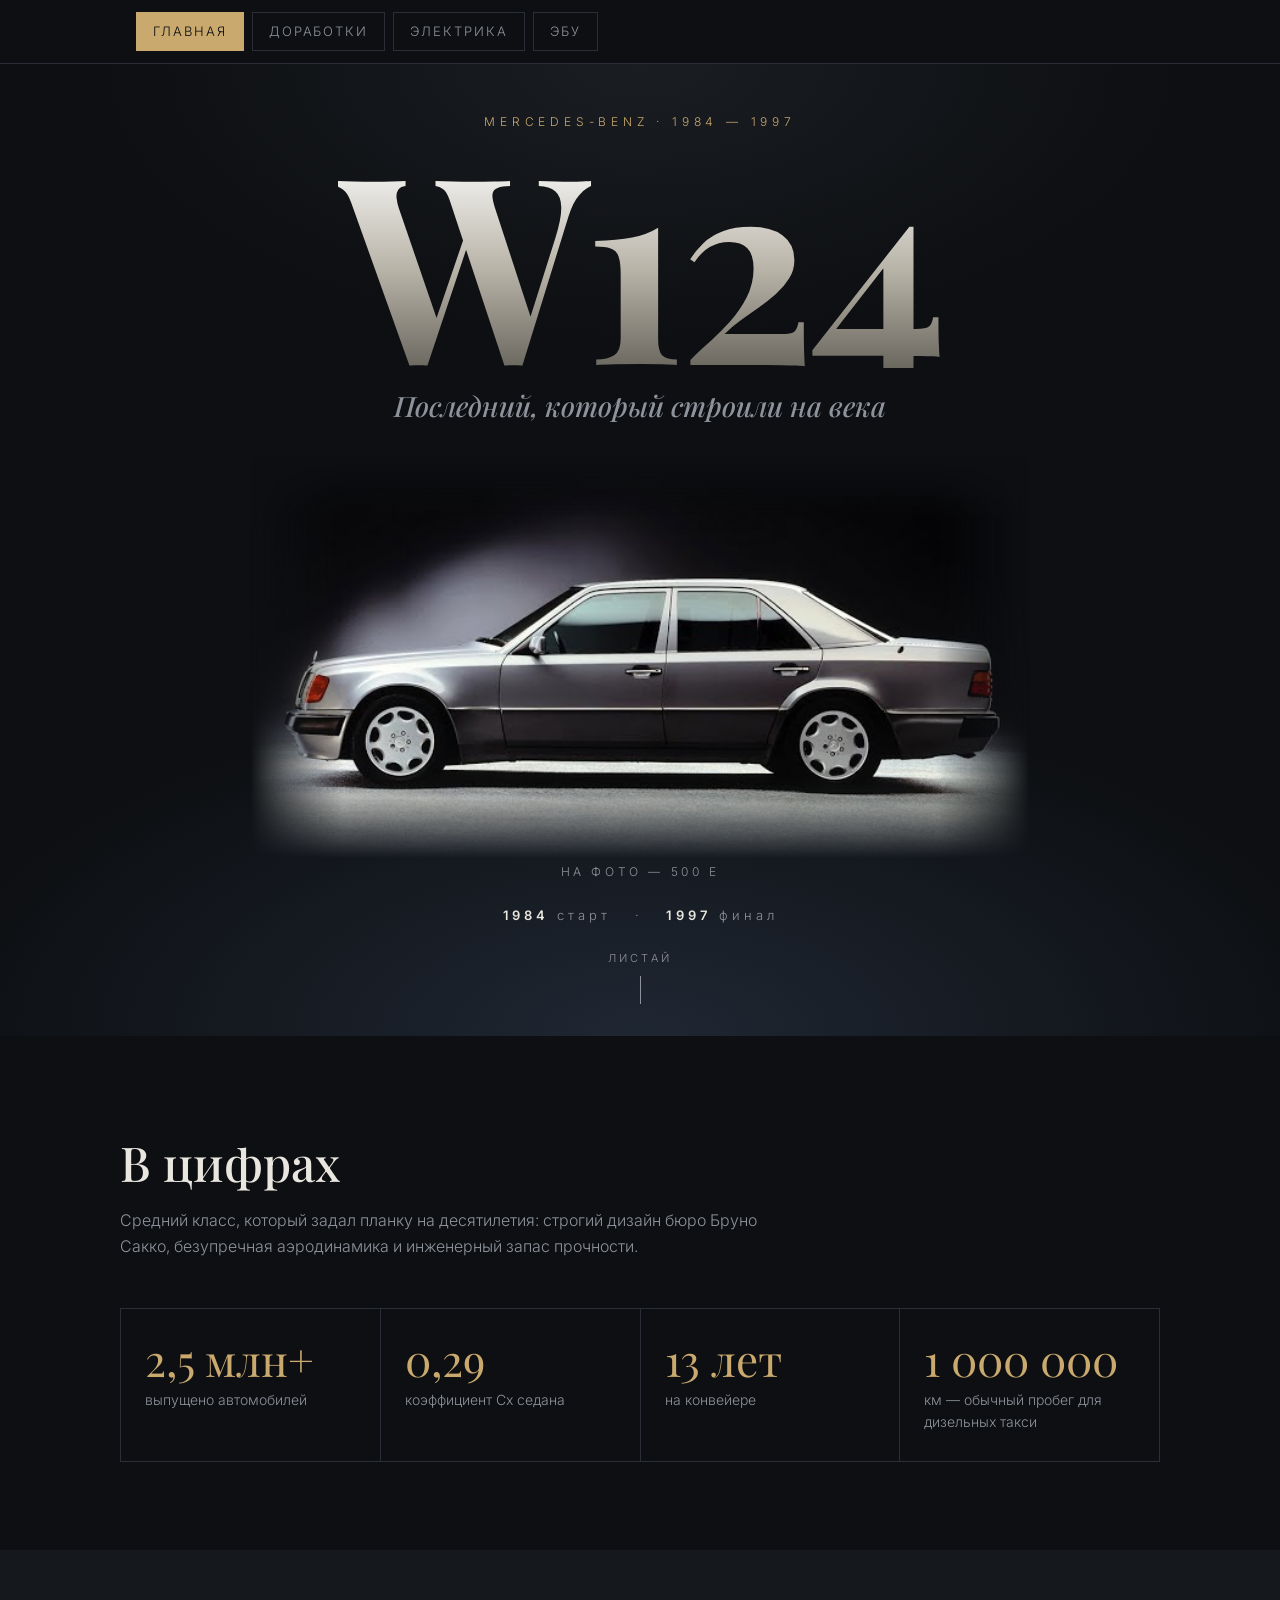
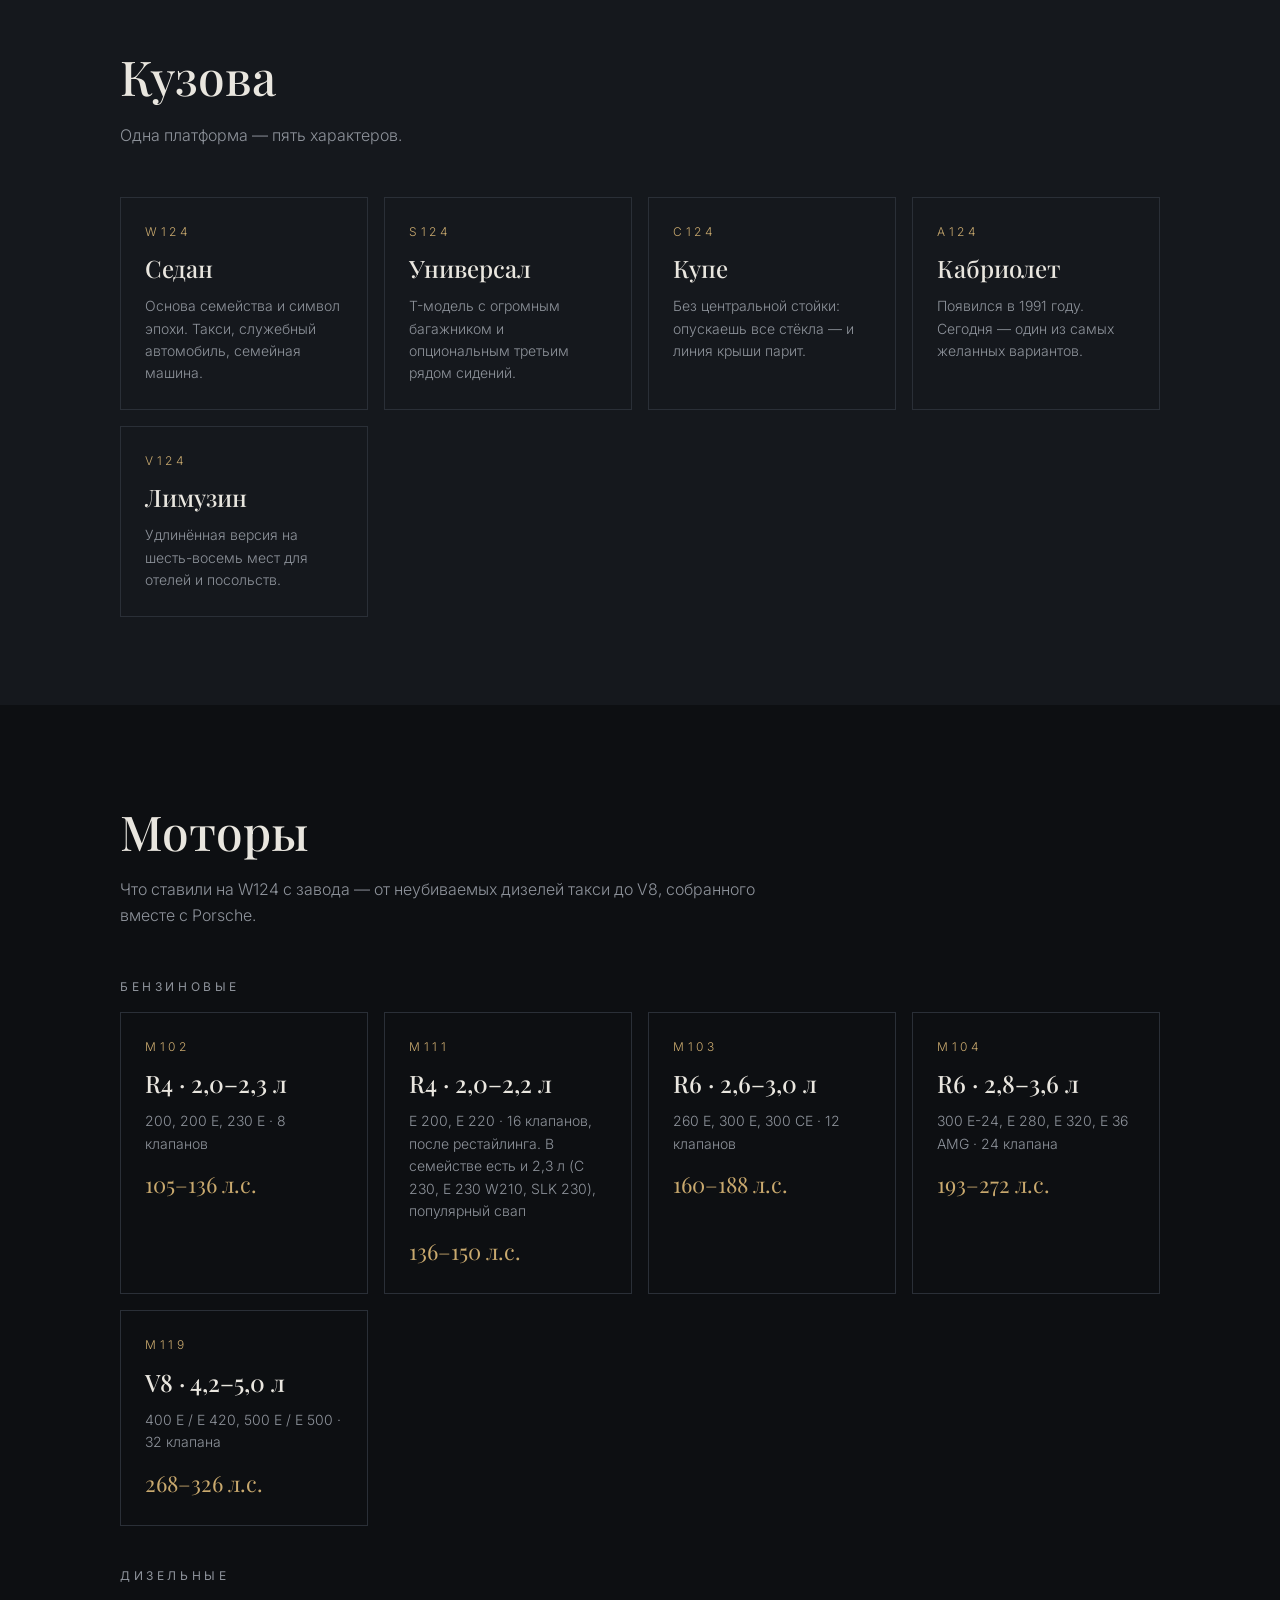
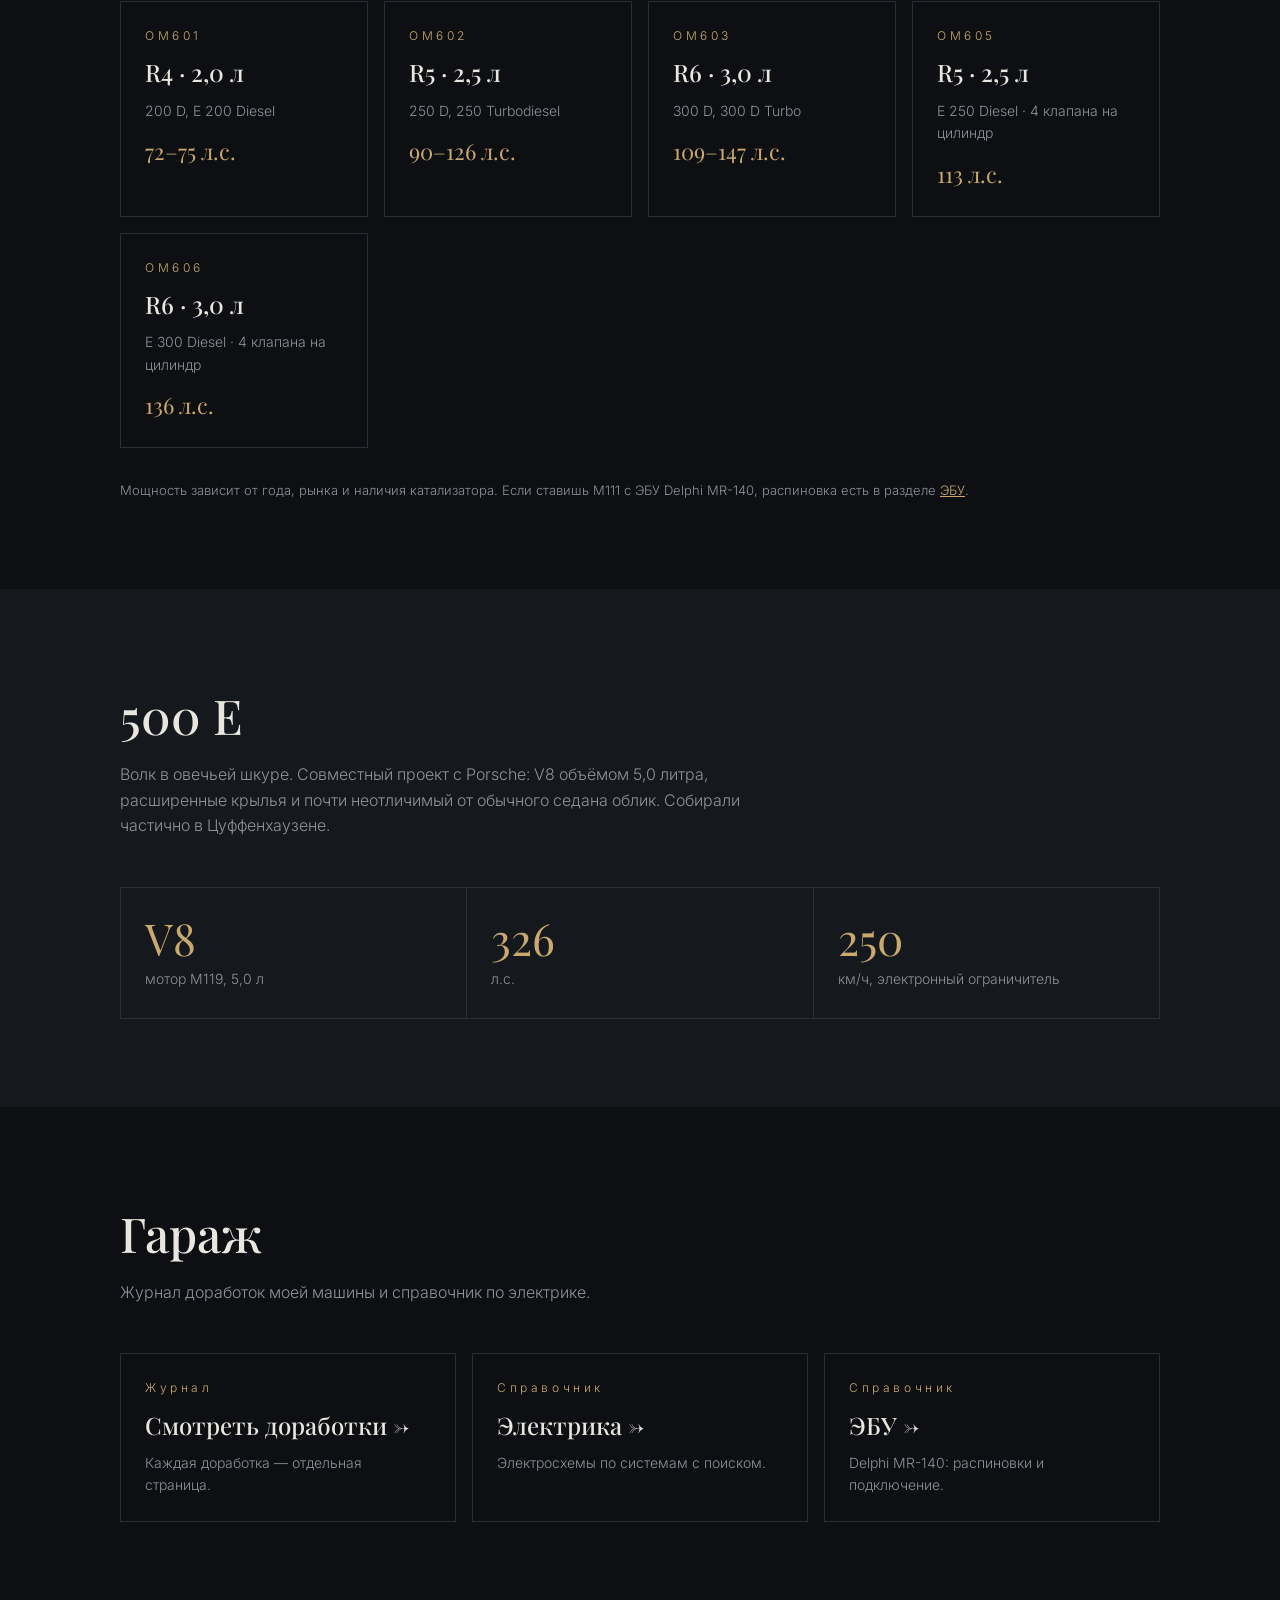
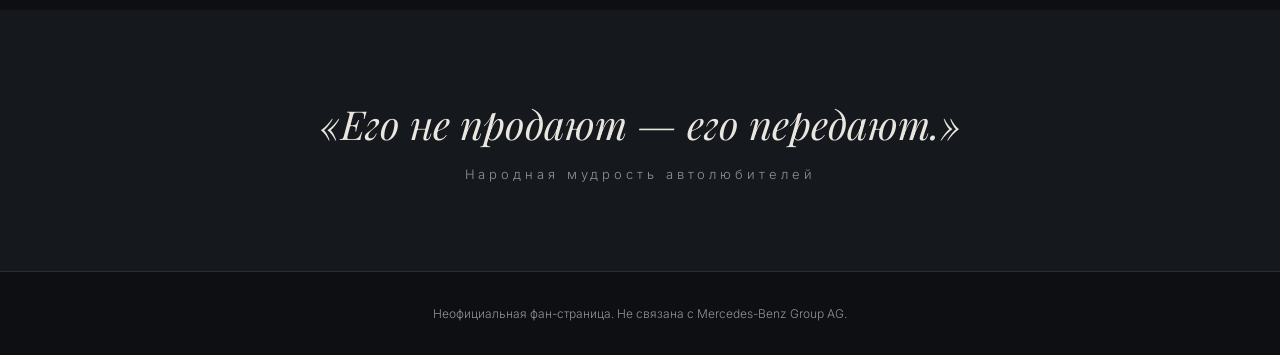
<file: index.html>
<!doctype html>
<html lang="ru">
<head>
  <meta charset="utf-8">
  <meta name="viewport" content="width=device-width, initial-scale=1">
  <title>W124 — Легенда</title>
  <meta name="description" content="Фан-страница, посвящённая Mercedes-Benz W124 (1984–1997).">
  <link rel="preconnect" href="https://fonts.googleapis.com">
  <link rel="preconnect" href="https://fonts.gstatic.com" crossorigin>
  <link href="https://fonts.googleapis.com/css2?family=Playfair+Display:wght@500;700&family=Inter:wght@300;400;600&display=swap" rel="stylesheet">
  <link rel="stylesheet" href="nav.css">
  <style>
    :root {
      --bg: #0d0f12;
      --bg-2: #15181d;
      --fg: #e9e6df;
      --muted: #8e939b;
      --line: #2a2f37;
      --accent: #c9a96e;
      --paint: #3a4a5c;
    }
    * { box-sizing: border-box; }
    html { scroll-behavior: smooth; }
    body {
      margin: 0;
      background: var(--bg);
      color: var(--fg);
      font-family: Inter, system-ui, sans-serif;
      font-weight: 300;
      line-height: 1.6;
    }
    a { color: inherit; }

    /* ---------- Обложка ---------- */
    .hero {
      position: relative;
      min-height: 100svh;
      display: flex;
      flex-direction: column;
      justify-content: center;
      align-items: center;
      text-align: center;
      padding: 48px 16px 32px;
      overflow: hidden;
      background:
        radial-gradient(ellipse 80% 50% at 50% 100%, #1f2733 0%, transparent 70%),
        radial-gradient(ellipse 60% 40% at 50% 0%, #1a1d22 0%, transparent 70%),
        var(--bg);
    }
    .eyebrow {
      font-size: 12px;
      letter-spacing: .4em;
      text-transform: uppercase;
      color: var(--accent);
      margin: 0 0 16px;
      opacity: 0;
      animation: up .9s .1s ease-out forwards;
    }
    .title {
      font-family: "Playfair Display", serif;
      font-weight: 700;
      font-size: clamp(88px, 22vw, 260px);
      line-height: .85;
      margin: 0;
      letter-spacing: -.02em;
      background: linear-gradient(180deg, #ffffff 0%, #b9b4a8 55%, #6b6860 100%);
      -webkit-background-clip: text;
      background-clip: text;
      color: transparent;
      opacity: 0;
      animation: up 1s .25s ease-out forwards;
    }
    .subtitle {
      font-family: "Playfair Display", serif;
      font-weight: 500;
      font-style: italic;
      font-size: clamp(18px, 3vw, 28px);
      color: var(--muted);
      margin: 16px 0 0;
      opacity: 0;
      animation: up 1s .45s ease-out forwards;
    }
    .car {
      width: min(780px, 100%);
      margin-top: clamp(16px, 3vh, 40px);
      opacity: 0;
      animation: drive 1.6s .6s cubic-bezier(.2,.7,.2,1) forwards;
    }
    .car figure { margin: 0; }
    .car img {
      display: block;
      width: 100%;
      height: auto;
      aspect-ratio: 640 / 330; /* обрезаем чёрные полосы сверху и снизу */
      object-fit: cover;
      object-position: center;
      /* растворяем края фото в фоне */
      -webkit-mask-image:
        linear-gradient(90deg, transparent 0, #000 12%, #000 88%, transparent 100%),
        linear-gradient(180deg, transparent 0, #000 15%, #000 80%, transparent 100%);
      -webkit-mask-composite: source-in;
      mask-image:
        linear-gradient(90deg, transparent 0, #000 12%, #000 88%, transparent 100%),
        linear-gradient(180deg, transparent 0, #000 15%, #000 80%, transparent 100%);
      mask-composite: intersect;
    }
    .car figcaption {
      margin-top: 4px;
      font-size: 12px;
      letter-spacing: .3em;
      text-transform: uppercase;
      color: var(--muted);
    }
    .years {
      display: flex;
      gap: 24px;
      justify-content: center;
      margin-top: 24px;
      font-size: 13px;
      letter-spacing: .3em;
      color: var(--muted);
    }
    .years b { color: var(--fg); font-weight: 600; }
    .scroll {
      margin-top: 24px;
      font-size: 11px;
      letter-spacing: .3em;
      text-transform: uppercase;
      color: var(--muted);
      text-decoration: none;
    }
    .scroll::after {
      content: "";
      display: block;
      width: 1px;
      height: 28px;
      margin: 8px auto 0;
      background: var(--muted);
      animation: pulse 2s infinite;
    }

    @keyframes up { from { opacity: 0; transform: translateY(20px); } to { opacity: 1; transform: none; } }
    @keyframes drive { from { opacity: 0; transform: translateX(8%); } to { opacity: 1; transform: none; } }
    @keyframes pulse { 0%,100% { opacity: .2; } 50% { opacity: 1; } }
    @media (prefers-reduced-motion: reduce) {
      * { animation: none !important; opacity: 1 !important; }
    }

    /* ---------- Секции ---------- */
    section { padding: 88px 16px; }
    .wrap { max-width: 1040px; margin: 0 auto; }
    h2 {
      font-family: "Playfair Display", serif;
      font-weight: 500;
      font-size: clamp(32px, 5vw, 48px);
      margin: 0 0 8px;
    }
    .lead { color: var(--muted); max-width: 640px; margin: 0 0 48px; }

    .stats {
      display: grid;
      grid-template-columns: repeat(auto-fit, minmax(200px, 1fr));
      border-top: 1px solid var(--line);
      border-left: 1px solid var(--line);
    }
    .stat {
      padding: 28px 24px;
      border-right: 1px solid var(--line);
      border-bottom: 1px solid var(--line);
    }
    .stat .num {
      font-family: "Playfair Display", serif;
      font-size: 44px;
      line-height: 1;
      color: var(--accent);
    }
    .stat .lbl { margin-top: 8px; font-size: 14px; color: var(--muted); }

    .alt { background: var(--bg-2); }
    .bodies {
      display: grid;
      grid-template-columns: repeat(auto-fit, minmax(220px, 1fr));
      gap: 16px;
    }
    .body-card {
      border: 1px solid var(--line);
      padding: 24px;
      transition: border-color .3s, transform .3s;
    }
    .body-card:hover { border-color: var(--accent); transform: translateY(-3px); }
    .code { font-size: 12px; letter-spacing: .3em; color: var(--accent); }
    .body-card h3 { font-family: "Playfair Display", serif; font-weight: 500; font-size: 24px; margin: 8px 0; }
    .body-card p { margin: 0; color: var(--muted); font-size: 14px; }

    .mods-link { display: block; max-width: 420px; text-decoration: none; }

    .eng-group { font-size: 12px; letter-spacing: .3em; text-transform: uppercase; color: var(--muted); font-weight: 400; margin: 40px 0 16px; }
    .eng-group:first-of-type { margin-top: 0; }
    .body-card .hp { margin-top: 12px; font-family: "Playfair Display", serif; font-size: 22px; color: var(--accent); }
    .eng-note { margin: 32px 0 0; font-size: 13px; color: var(--muted); }
    .eng-note a { color: var(--accent); }

    .quote {
      text-align: center;
      font-family: "Playfair Display", serif;
      font-style: italic;
      font-size: clamp(24px, 4vw, 40px);
      line-height: 1.3;
      max-width: 820px;
      margin: 0 auto;
    }
    .quote span { display: block; margin-top: 16px; font-family: Inter, sans-serif; font-style: normal; font-size: 13px; letter-spacing: .3em; color: var(--muted); }

    footer {
      padding: 32px 16px;
      text-align: center;
      font-size: 12px;
      color: var(--muted);
      border-top: 1px solid var(--line);
    }
  </style>
</head>
<body>

  <div class="topnav-bar"><nav class="topnav"><a href="" class="active">Главная</a><a href="mods/">Доработки</a><a href="electrics/">Электрика</a><a href="ecu/">ЭБУ</a></nav></div>

  <header class="hero">
    <p class="eyebrow">Mercedes-Benz · 1984 — 1997</p>
    <h1 class="title">W124</h1>
    <p class="subtitle">Последний, который строили на века</p>

    <div class="car">
      <figure>
        <img src="sddefault.jpg" alt="Mercedes-Benz W124 500 E, серебристый седан в профиль" width="640" height="330">
        <figcaption>На фото — 500 E</figcaption>
      </figure>
    </div>

    <div class="years"><span><b>1984</b> старт</span><span>·</span><span><b>1997</b> финал</span></div>

    <a class="scroll" href="#facts">Листай</a>
  </header>

  <section id="facts">
    <div class="wrap">
      <h2>В цифрах</h2>
      <p class="lead">Средний класс, который задал планку на десятилетия: строгий дизайн бюро Бруно Сакко, безупречная аэродинамика и инженерный запас прочности.</p>
      <div class="stats">
        <div class="stat"><div class="num">2,5 млн+</div><div class="lbl">выпущено автомобилей</div></div>
        <div class="stat"><div class="num">0,29</div><div class="lbl">коэффициент Cx седана</div></div>
        <div class="stat"><div class="num">13 лет</div><div class="lbl">на конвейере</div></div>
        <div class="stat"><div class="num">1 000 000</div><div class="lbl">км — обычный пробег для дизельных такси</div></div>
      </div>
    </div>
  </section>

  <section class="alt">
    <div class="wrap">
      <h2>Кузова</h2>
      <p class="lead">Одна платформа — пять характеров.</p>
      <div class="bodies">
        <div class="body-card"><div class="code">W124</div><h3>Седан</h3><p>Основа семейства и символ эпохи. Такси, служебный автомобиль, семейная машина.</p></div>
        <div class="body-card"><div class="code">S124</div><h3>Универсал</h3><p>T-модель с огромным багажником и опциональным третьим рядом сидений.</p></div>
        <div class="body-card"><div class="code">C124</div><h3>Купе</h3><p>Без центральной стойки: опускаешь все стёкла — и линия крыши парит.</p></div>
        <div class="body-card"><div class="code">A124</div><h3>Кабриолет</h3><p>Появился в 1991 году. Сегодня — один из самых желанных вариантов.</p></div>
        <div class="body-card"><div class="code">V124</div><h3>Лимузин</h3><p>Удлинённая версия на шесть-восемь мест для отелей и посольств.</p></div>
      </div>
    </div>
  </section>

  <section id="engines">
    <div class="wrap">
      <h2>Моторы</h2>
      <p class="lead">Что ставили на W124 с завода — от неубиваемых дизелей такси до V8, собранного вместе с Porsche.</p>

      <h3 class="eng-group">Бензиновые</h3>
      <div class="bodies">
        <div class="body-card"><div class="code">M102</div><h3>R4 · 2,0–2,3 л</h3><p>200, 200 E, 230 E · 8 клапанов</p><div class="hp">105–136 л.с.</div></div>
        <div class="body-card"><div class="code">M111</div><h3>R4 · 2,0–2,2 л</h3><p>E 200, E 220 · 16 клапанов, после рестайлинга. В семействе есть и 2,3 л (C 230, E 230 W210, SLK 230), популярный свап</p><div class="hp">136–150 л.с.</div></div>
        <div class="body-card"><div class="code">M103</div><h3>R6 · 2,6–3,0 л</h3><p>260 E, 300 E, 300 CE · 12 клапанов</p><div class="hp">160–188 л.с.</div></div>
        <div class="body-card"><div class="code">M104</div><h3>R6 · 2,8–3,6 л</h3><p>300 E-24, E 280, E 320, E 36 AMG · 24 клапана</p><div class="hp">193–272 л.с.</div></div>
        <div class="body-card"><div class="code">M119</div><h3>V8 · 4,2–5,0 л</h3><p>400 E / E 420, 500 E / E 500 · 32 клапана</p><div class="hp">268–326 л.с.</div></div>
      </div>

      <h3 class="eng-group">Дизельные</h3>
      <div class="bodies">
        <div class="body-card"><div class="code">OM601</div><h3>R4 · 2,0 л</h3><p>200 D, E 200 Diesel</p><div class="hp">72–75 л.с.</div></div>
        <div class="body-card"><div class="code">OM602</div><h3>R5 · 2,5 л</h3><p>250 D, 250 Turbodiesel</p><div class="hp">90–126 л.с.</div></div>
        <div class="body-card"><div class="code">OM603</div><h3>R6 · 3,0 л</h3><p>300 D, 300 D Turbo</p><div class="hp">109–147 л.с.</div></div>
        <div class="body-card"><div class="code">OM605</div><h3>R5 · 2,5 л</h3><p>E 250 Diesel · 4 клапана на цилиндр</p><div class="hp">113 л.с.</div></div>
        <div class="body-card"><div class="code">OM606</div><h3>R6 · 3,0 л</h3><p>E 300 Diesel · 4 клапана на цилиндр</p><div class="hp">136 л.с.</div></div>
      </div>

      <p class="eng-note">Мощность зависит от года, рынка и наличия катализатора. Если ставишь M111 с ЭБУ Delphi MR-140, распиновка есть в разделе <a href="ecu/">ЭБУ</a>.</p>
    </div>
  </section>

  <section class="alt">
    <div class="wrap">
      <h2>500 E</h2>
      <p class="lead">Волк в овечьей шкуре. Совместный проект с Porsche: V8 объёмом 5,0 литра, расширенные крылья и почти неотличимый от обычного седана облик. Собирали частично в Цуффенхаузене.</p>
      <div class="stats">
        <div class="stat"><div class="num">V8</div><div class="lbl">мотор M119, 5,0 л</div></div>
        <div class="stat"><div class="num">326</div><div class="lbl">л.с.</div></div>
        <div class="stat"><div class="num">250</div><div class="lbl">км/ч, электронный ограничитель</div></div>
      </div>
    </div>
  </section>

  <section>
    <div class="wrap">
      <h2>Гараж</h2>
      <p class="lead">Журнал доработок моей машины и справочник по электрике.</p>
      <div class="bodies">
        <a class="body-card mods-link" href="mods/"><div class="code">Журнал</div><h3>Смотреть доработки →</h3><p>Каждая доработка — отдельная страница.</p></a>
        <a class="body-card mods-link" href="electrics/"><div class="code">Справочник</div><h3>Электрика →</h3><p>Электросхемы по системам с поиском.</p></a>
        <a class="body-card mods-link" href="ecu/"><div class="code">Справочник</div><h3>ЭБУ →</h3><p>Delphi MR-140: распиновки и подключение.</p></a>
      </div>
    </div>
  </section>

  <section class="alt">
    <p class="quote">«Его не продают — его передают.»<span>Народная мудрость автолюбителей</span></p>
  </section>

  <footer>
    Неофициальная фан-страница. Не связана с Mercedes-Benz Group AG.
  </footer>

  <script src="totop.js"></script>

</body>
</html>
</file>
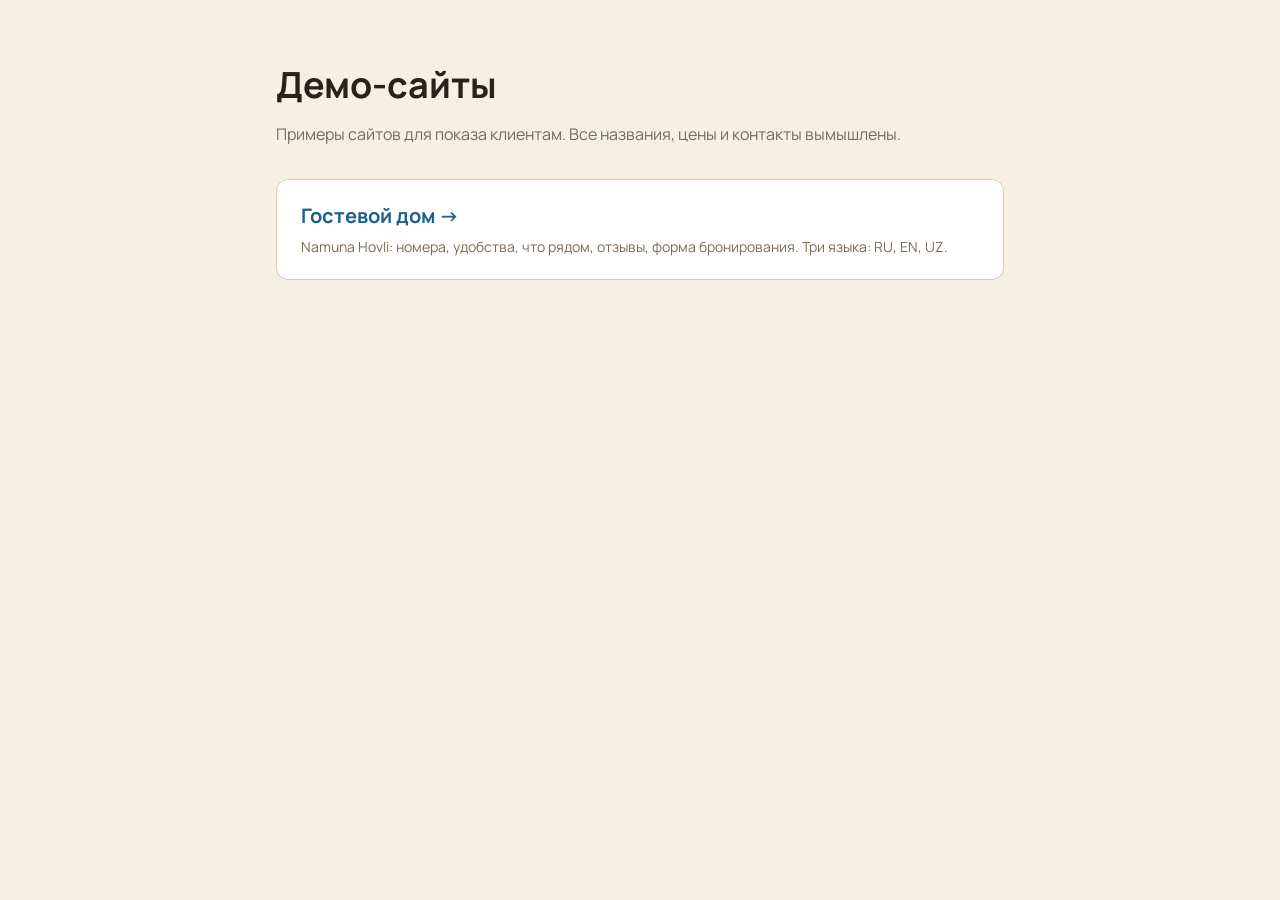
<file: demo/index.html>
<!doctype html>
<html lang="ru">
<head>
  <meta charset="utf-8">
  <meta name="viewport" content="width=device-width, initial-scale=1">
  <meta name="robots" content="noindex, nofollow">
  <title>Демо-сайты</title>
  <link rel="preconnect" href="https://fonts.googleapis.com">
  <link rel="preconnect" href="https://fonts.gstatic.com" crossorigin>
  <link href="https://fonts.googleapis.com/css2?family=Manrope:wght@400;500;700&display=swap" rel="stylesheet">
  <style>
    :root { --bg: #f6efe3; --card: #fff; --ink: #2b2118; --muted: #7a6a58; --line: #dccbb0; --accent: #1f5f8b; }
    @media (prefers-color-scheme: dark) {
      :root:not([data-theme="light"]) { --bg: #16130f; --card: #211c16; --ink: #f1e8da; --muted: #a8977f; --line: #3a3127; --accent: #5fa8d8; }
    }
    :root[data-theme="dark"] { --bg: #16130f; --card: #211c16; --ink: #f1e8da; --muted: #a8977f; --line: #3a3127; --accent: #5fa8d8; }
    * { box-sizing: border-box; }
    body { margin: 0; background: var(--bg); color: var(--ink); font-family: Manrope, system-ui, sans-serif; line-height: 1.6; }
    .wrap { max-width: 760px; margin: 0 auto; padding: 56px 16px; }
    h1 { margin: 0 0 8px; font-size: 36px; }
    .lead { color: var(--muted); margin: 0 0 32px; }
    .card { display: block; background: var(--card); border: 1px solid var(--line); border-radius: 12px; padding: 20px 24px; text-decoration: none; color: inherit; margin-bottom: 12px; transition: border-color .2s, transform .2s; }
    .card:hover { border-color: var(--accent); transform: translateY(-2px); }
    .card b { font-size: 20px; color: var(--accent); }
    .card p { margin: 4px 0 0; color: var(--muted); font-size: 14px; }
  </style>
</head>
<body>
  <div class="wrap">
    <h1>Демо-сайты</h1>
    <p class="lead">Примеры сайтов для показа клиентам. Все названия, цены и контакты вымышлены.</p>
    <a class="card" href="guesthouse/"><b>Гостевой дом →</b><p>Namuna Hovli: номера, удобства, что рядом, отзывы, форма бронирования. Три языка: RU, EN, UZ.</p></a>
  </div>
</body>
</html>
</file>
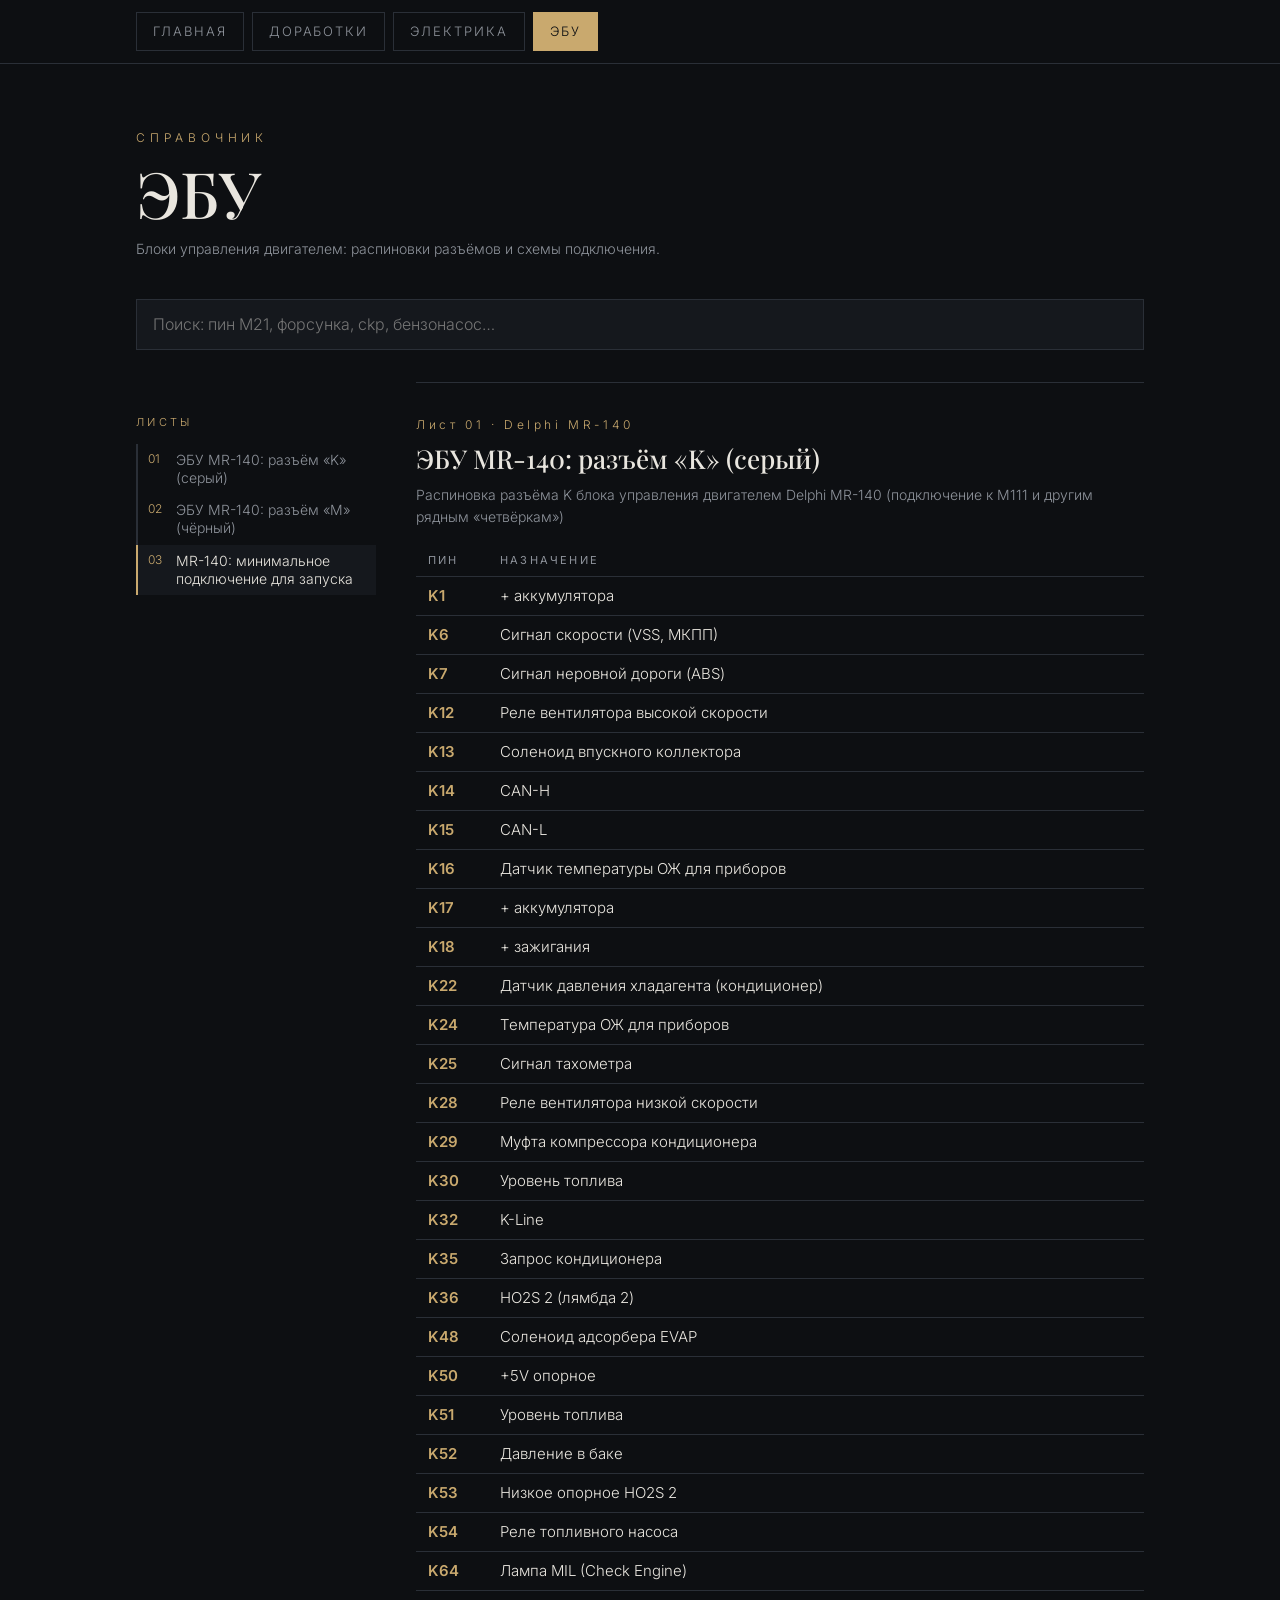
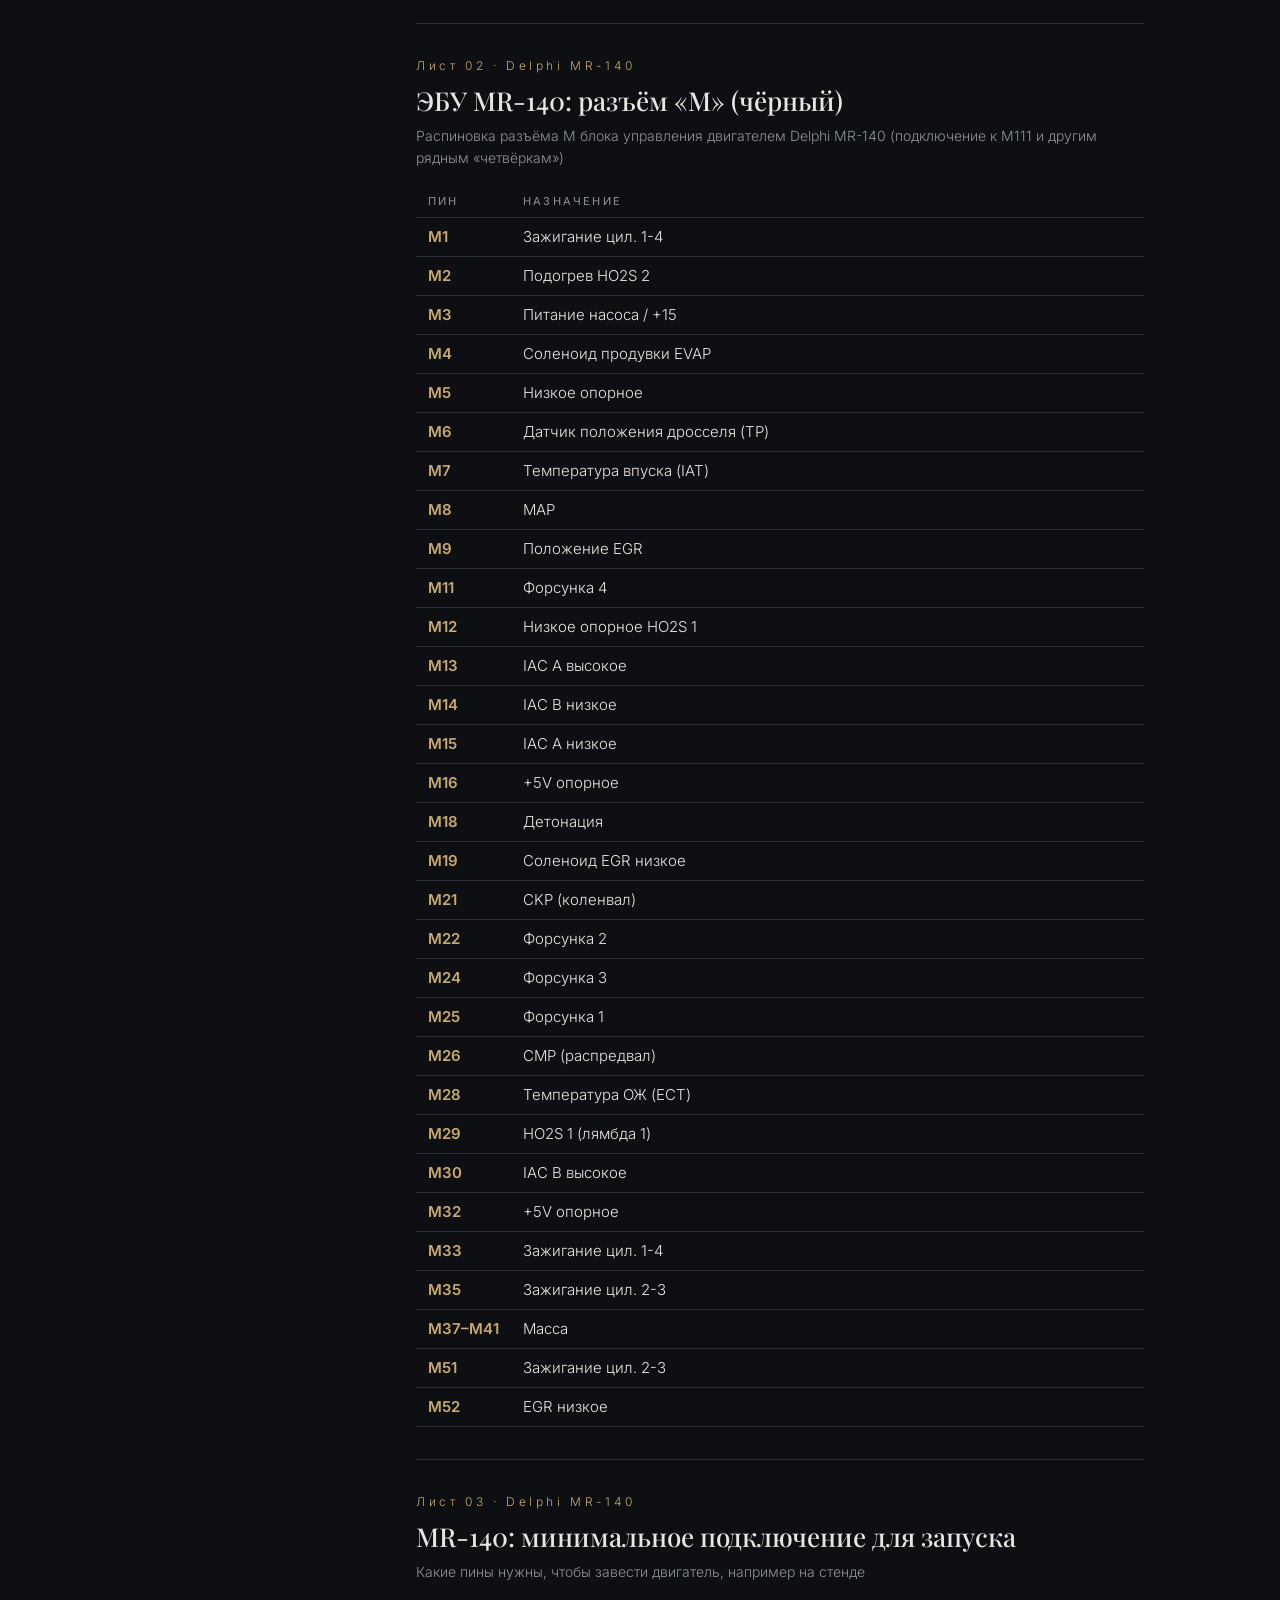
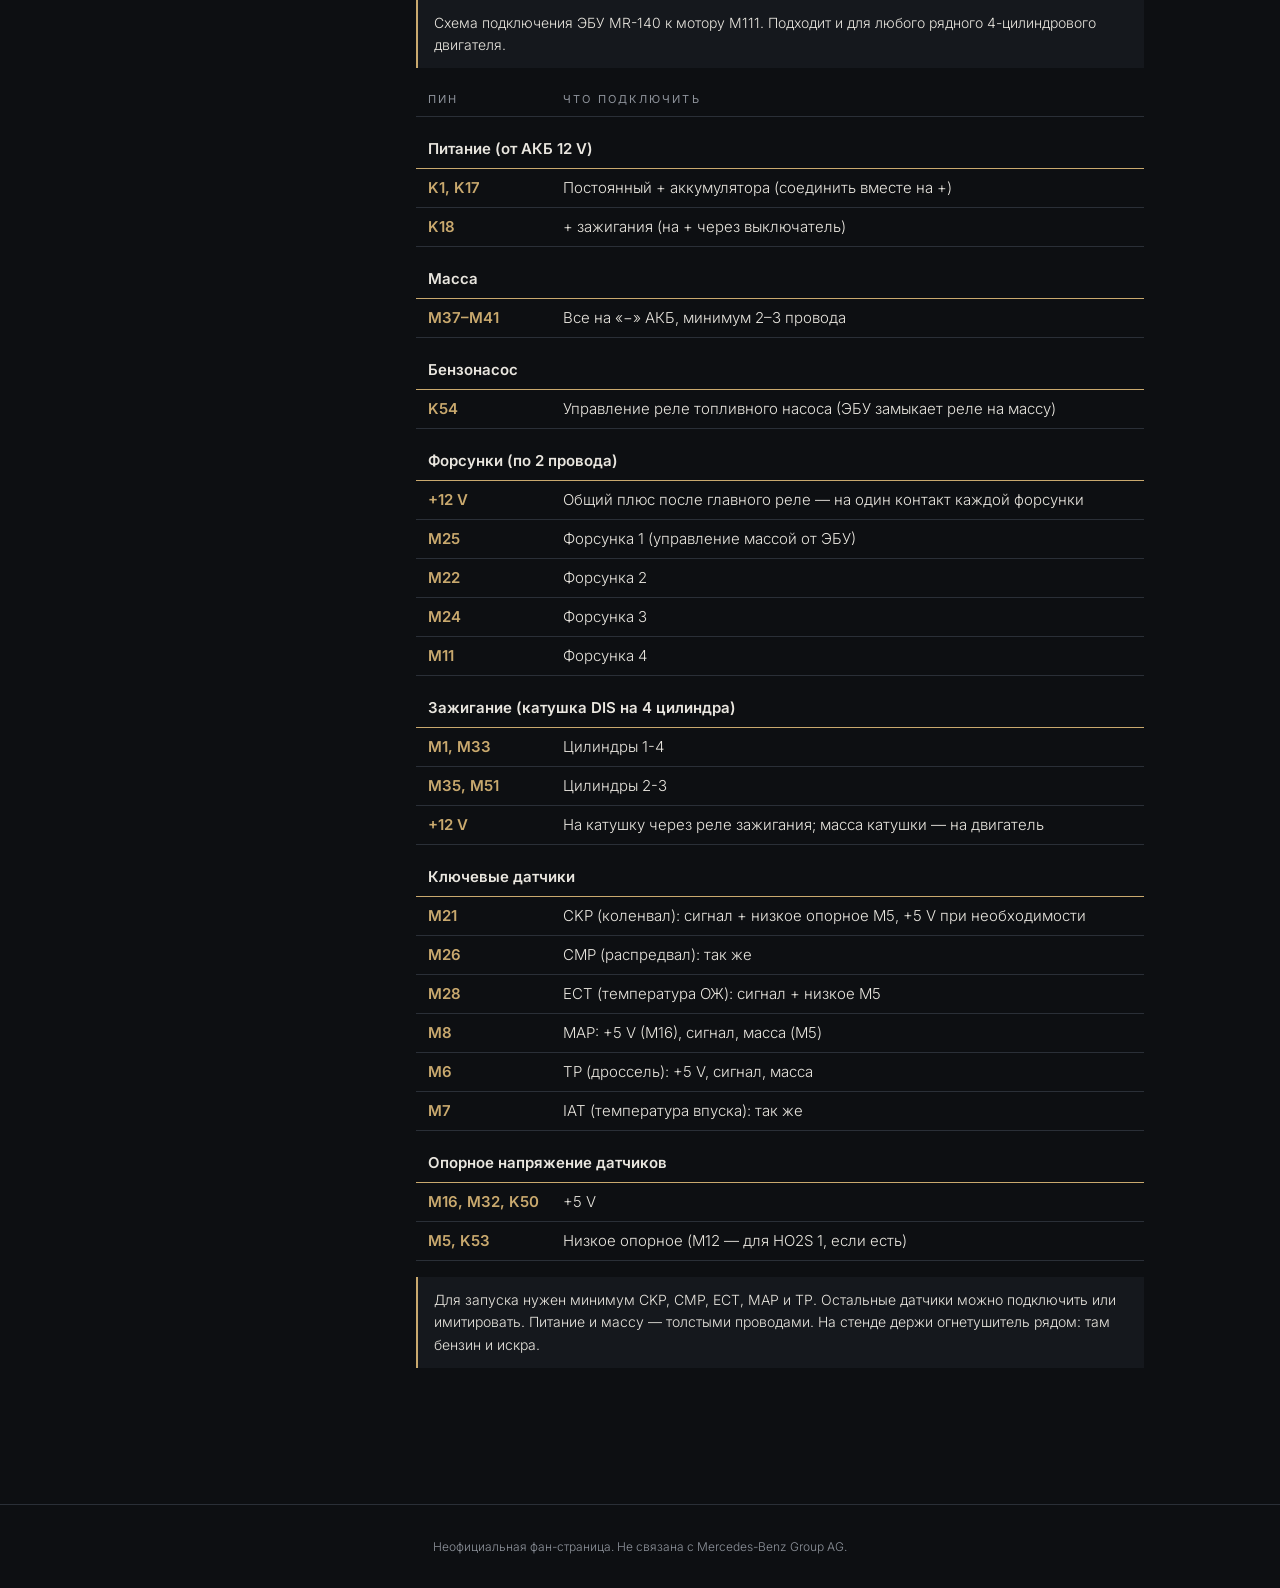
<file: ecu/index.html>
<!doctype html>
<html lang="ru">
<head>
  <meta charset="utf-8">
  <meta name="viewport" content="width=device-width, initial-scale=1">
  <title>ЭБУ W124</title>
  <meta name="description" content="Распиновки и подключение ЭБУ для W124.">
  <link rel="preconnect" href="https://fonts.googleapis.com">
  <link rel="preconnect" href="https://fonts.gstatic.com" crossorigin>
  <link href="https://fonts.googleapis.com/css2?family=Playfair+Display:wght@500;700&family=Inter:wght@300;400;600&display=swap" rel="stylesheet">
  <link rel="stylesheet" href="../mods/mods.css">
  <link rel="stylesheet" href="../ref.css">
  <link rel="stylesheet" href="../nav.css">
</head>
<body>

  <div class="topnav-bar"><nav class="topnav"><a href="../">Главная</a><a href="../mods/">Доработки</a><a href="../electrics/">Электрика</a><a href="../ecu/" class="active">ЭБУ</a></nav></div>

  <header class="page">
    <div class="wrap">
      <p class="eyebrow">Справочник</p>
      <h1>ЭБУ</h1>
      <p class="meta">Блоки управления двигателем: распиновки разъёмов и схемы подключения.</p>
      <input class="search" id="q" type="search" placeholder="Поиск: пин M21, форсунка, ckp, бензонасос…" autocomplete="off">
    </div>
  </header>

  <div class="wrap layout">
  <nav class="toc" id="toc"><div class="toc-title">Листы</div></nav>

  <main id="sheets">
    <section class="sheet" id="s01" data-k="m111 м111 рядный 4 цилиндра четырехцилиндровый свап эбу delphi mr-140 mr140 разъем разъём k серый распиновка пины аккумулятор зажигание скорость vss abs вентилятор впускной коллектор can k-line тахометр кондиционер компрессор хладагент уровень топлива лямбда ho2s evap адсорбер опорное 5v давление в баке реле топливного насоса бензонасос mil check engine">
      <div class="code">Лист 01 · Delphi MR-140</div>
      <h2>ЭБУ MR-140: разъём «K» (серый)</h2>
      <p>Распиновка разъёма K блока управления двигателем Delphi MR-140 (подключение к M111 и другим рядным «четвёркам»)</p>
      <table class="pins">
        <tr><th>Пин</th><th>Назначение</th></tr>
        <tr><td>K1</td><td>+ аккумулятора</td></tr>
        <tr><td>K6</td><td>Сигнал скорости (VSS, МКПП)</td></tr>
        <tr><td>K7</td><td>Сигнал неровной дороги (ABS)</td></tr>
        <tr><td>K12</td><td>Реле вентилятора высокой скорости</td></tr>
        <tr><td>K13</td><td>Соленоид впускного коллектора</td></tr>
        <tr><td>K14</td><td>CAN-H</td></tr>
        <tr><td>K15</td><td>CAN-L</td></tr>
        <tr><td>K16</td><td>Датчик температуры ОЖ для приборов</td></tr>
        <tr><td>K17</td><td>+ аккумулятора</td></tr>
        <tr><td>K18</td><td>+ зажигания</td></tr>
        <tr><td>K22</td><td>Датчик давления хладагента (кондиционер)</td></tr>
        <tr><td>K24</td><td>Температура ОЖ для приборов</td></tr>
        <tr><td>K25</td><td>Сигнал тахометра</td></tr>
        <tr><td>K28</td><td>Реле вентилятора низкой скорости</td></tr>
        <tr><td>K29</td><td>Муфта компрессора кондиционера</td></tr>
        <tr><td>K30</td><td>Уровень топлива</td></tr>
        <tr><td>K32</td><td>K-Line</td></tr>
        <tr><td>K35</td><td>Запрос кондиционера</td></tr>
        <tr><td>K36</td><td>HO2S 2 (лямбда 2)</td></tr>
        <tr><td>K48</td><td>Соленоид адсорбера EVAP</td></tr>
        <tr><td>K50</td><td>+5V опорное</td></tr>
        <tr><td>K51</td><td>Уровень топлива</td></tr>
        <tr><td>K52</td><td>Давление в баке</td></tr>
        <tr><td>K53</td><td>Низкое опорное HO2S 2</td></tr>
        <tr><td>K54</td><td>Реле топливного насоса</td></tr>
        <tr><td>K64</td><td>Лампа MIL (Check Engine)</td></tr>
      </table>
    </section>

    <section class="sheet" id="s02" data-k="m111 м111 рядный 4 цилиндра четырехцилиндровый свап эбу delphi mr-140 mr140 разъем разъём m черный чёрный распиновка пины зажигание катушка лямбда ho2s подогрев бензонасос evap продувка опорное дроссель tp iat map egr форсунки iac регулятор холостого хода детонация ckp коленвал cmp распредвал температура ож ect масса">
      <div class="code">Лист 02 · Delphi MR-140</div>
      <h2>ЭБУ MR-140: разъём «M» (чёрный)</h2>
      <p>Распиновка разъёма M блока управления двигателем Delphi MR-140 (подключение к M111 и другим рядным «четвёркам»)</p>
      <table class="pins">
        <tr><th>Пин</th><th>Назначение</th></tr>
        <tr><td>M1</td><td>Зажигание цил. 1-4</td></tr>
        <tr><td>M2</td><td>Подогрев HO2S 2</td></tr>
        <tr><td>M3</td><td>Питание насоса / +15</td></tr>
        <tr><td>M4</td><td>Соленоид продувки EVAP</td></tr>
        <tr><td>M5</td><td>Низкое опорное</td></tr>
        <tr><td>M6</td><td>Датчик положения дросселя (TP)</td></tr>
        <tr><td>M7</td><td>Температура впуска (IAT)</td></tr>
        <tr><td>M8</td><td>MAP</td></tr>
        <tr><td>M9</td><td>Положение EGR</td></tr>
        <tr><td>M11</td><td>Форсунка 4</td></tr>
        <tr><td>M12</td><td>Низкое опорное HO2S 1</td></tr>
        <tr><td>M13</td><td>IAC A высокое</td></tr>
        <tr><td>M14</td><td>IAC B низкое</td></tr>
        <tr><td>M15</td><td>IAC A низкое</td></tr>
        <tr><td>M16</td><td>+5V опорное</td></tr>
        <tr><td>M18</td><td>Детонация</td></tr>
        <tr><td>M19</td><td>Соленоид EGR низкое</td></tr>
        <tr><td>M21</td><td>CKP (коленвал)</td></tr>
        <tr><td>M22</td><td>Форсунка 2</td></tr>
        <tr><td>M24</td><td>Форсунка 3</td></tr>
        <tr><td>M25</td><td>Форсунка 1</td></tr>
        <tr><td>M26</td><td>CMP (распредвал)</td></tr>
        <tr><td>M28</td><td>Температура ОЖ (ECT)</td></tr>
        <tr><td>M29</td><td>HO2S 1 (лямбда 1)</td></tr>
        <tr><td>M30</td><td>IAC B высокое</td></tr>
        <tr><td>M32</td><td>+5V опорное</td></tr>
        <tr><td>M33</td><td>Зажигание цил. 1-4</td></tr>
        <tr><td>M35</td><td>Зажигание цил. 2-3</td></tr>
        <tr><td>M37–M41</td><td>Масса</td></tr>
        <tr><td>M51</td><td>Зажигание цил. 2-3</td></tr>
        <tr><td>M52</td><td>EGR низкое</td></tr>
      </table>
    </section>

    <section class="sheet" id="s03" data-k="m111 м111 рядный 4 цилиндра четырехцилиндровый свап эбу delphi mr-140 mr140 минимальное подключение запуск двигателя стенд минимальные пины питание масса бензонасос форсунки зажигание катушка dis датчики ckp cmp ect map tp iat опорное 5v">
      <div class="code">Лист 03 · Delphi MR-140</div>
      <h2>MR-140: минимальное подключение для запуска</h2>
      <p>Какие пины нужны, чтобы завести двигатель, например на стенде</p>
      <p class="note">Схема подключения ЭБУ MR-140 к мотору M111. Подходит и для любого рядного 4-цилиндрового двигателя.</p>
      <table class="pins">
        <tr><th>Пин</th><th>Что подключить</th></tr>
        <tr class="group"><td colspan="2">Питание (от АКБ 12 V)</td></tr>
        <tr><td>K1, K17</td><td>Постоянный + аккумулятора (соединить вместе на +)</td></tr>
        <tr><td>K18</td><td>+ зажигания (на + через выключатель)</td></tr>
        <tr class="group"><td colspan="2">Масса</td></tr>
        <tr><td>M37–M41</td><td>Все на «−» АКБ, минимум 2–3 провода</td></tr>
        <tr class="group"><td colspan="2">Бензонасос</td></tr>
        <tr><td>K54</td><td>Управление реле топливного насоса (ЭБУ замыкает реле на массу)</td></tr>
        <tr class="group"><td colspan="2">Форсунки (по 2 провода)</td></tr>
        <tr><td>+12 V</td><td>Общий плюс после главного реле — на один контакт каждой форсунки</td></tr>
        <tr><td>M25</td><td>Форсунка 1 (управление массой от ЭБУ)</td></tr>
        <tr><td>M22</td><td>Форсунка 2</td></tr>
        <tr><td>M24</td><td>Форсунка 3</td></tr>
        <tr><td>M11</td><td>Форсунка 4</td></tr>
        <tr class="group"><td colspan="2">Зажигание (катушка DIS на 4 цилиндра)</td></tr>
        <tr><td>M1, M33</td><td>Цилиндры 1-4</td></tr>
        <tr><td>M35, M51</td><td>Цилиндры 2-3</td></tr>
        <tr><td>+12 V</td><td>На катушку через реле зажигания; масса катушки — на двигатель</td></tr>
        <tr class="group"><td colspan="2">Ключевые датчики</td></tr>
        <tr><td>M21</td><td>CKP (коленвал): сигнал + низкое опорное M5, +5 V при необходимости</td></tr>
        <tr><td>M26</td><td>CMP (распредвал): так же</td></tr>
        <tr><td>M28</td><td>ECT (температура ОЖ): сигнал + низкое M5</td></tr>
        <tr><td>M8</td><td>MAP: +5 V (M16), сигнал, масса (M5)</td></tr>
        <tr><td>M6</td><td>TP (дроссель): +5 V, сигнал, масса</td></tr>
        <tr><td>M7</td><td>IAT (температура впуска): так же</td></tr>
        <tr class="group"><td colspan="2">Опорное напряжение датчиков</td></tr>
        <tr><td>M16, M32, K50</td><td>+5 V</td></tr>
        <tr><td>M5, K53</td><td>Низкое опорное (M12 — для HO2S 1, если есть)</td></tr>
      </table>
      <p class="note">Для запуска нужен минимум CKP, CMP, ECT, MAP и TP. Остальные датчики можно подключить или имитировать. Питание и массу — толстыми проводами. На стенде держи огнетушитель рядом: там бензин и искра.</p>
    </section>

    <p class="none" id="none">Ничего не нашлось. Попробуй другое слово.</p>
  </main>
  </div>

  <footer>
    Неофициальная фан-страница. Не связана с Mercedes-Benz Group AG.
  </footer>

  <script>
    const sheets = [...document.querySelectorAll('.sheet')];
    const toc = document.getElementById('toc');
    const links = sheets.map(s => {
      const a = document.createElement('a');
      a.href = '#' + s.id;
      const n = document.createElement('span');
      n.textContent = s.id.slice(1);
      a.append(n, s.querySelector('h2').textContent);
      toc.appendChild(a);
      return a;
    });

    // подсвечиваем лист, который сейчас на экране
    const setActive = id => links.forEach(a => {
      const on = a.hash === '#' + id;
      a.classList.toggle('active', on);
      if (on && toc.scrollWidth > toc.clientWidth) toc.scrollTo({ left: a.offsetLeft - toc.clientWidth / 2 + a.offsetWidth / 2, behavior: 'smooth' });
    });
    const io = new IntersectionObserver(entries => {
      entries.forEach(e => { if (e.isIntersecting) setActive(e.target.id); });
    }, { rootMargin: '-30% 0px -60% 0px' });
    sheets.forEach(s => io.observe(s));
    const norm = t => t.toLowerCase().replace(/ё/g, 'е');
    document.getElementById('q').addEventListener('input', e => {
      const q = norm(e.target.value.trim());
      let shown = 0;
      sheets.forEach((s, i) => {
        const text = norm(s.dataset.k + ' ' + s.textContent);
        const hit = !q || q.split(/\s+/).every(w => text.includes(w));
        s.style.display = hit ? '' : 'none';
        links[i].classList.toggle('hidden', !hit);
        if (hit) shown++;
      });
      document.getElementById('none').style.display = shown ? 'none' : 'block';
    });
  </script>

  <script src="../totop.js"></script>

</body>
</html>
</file>
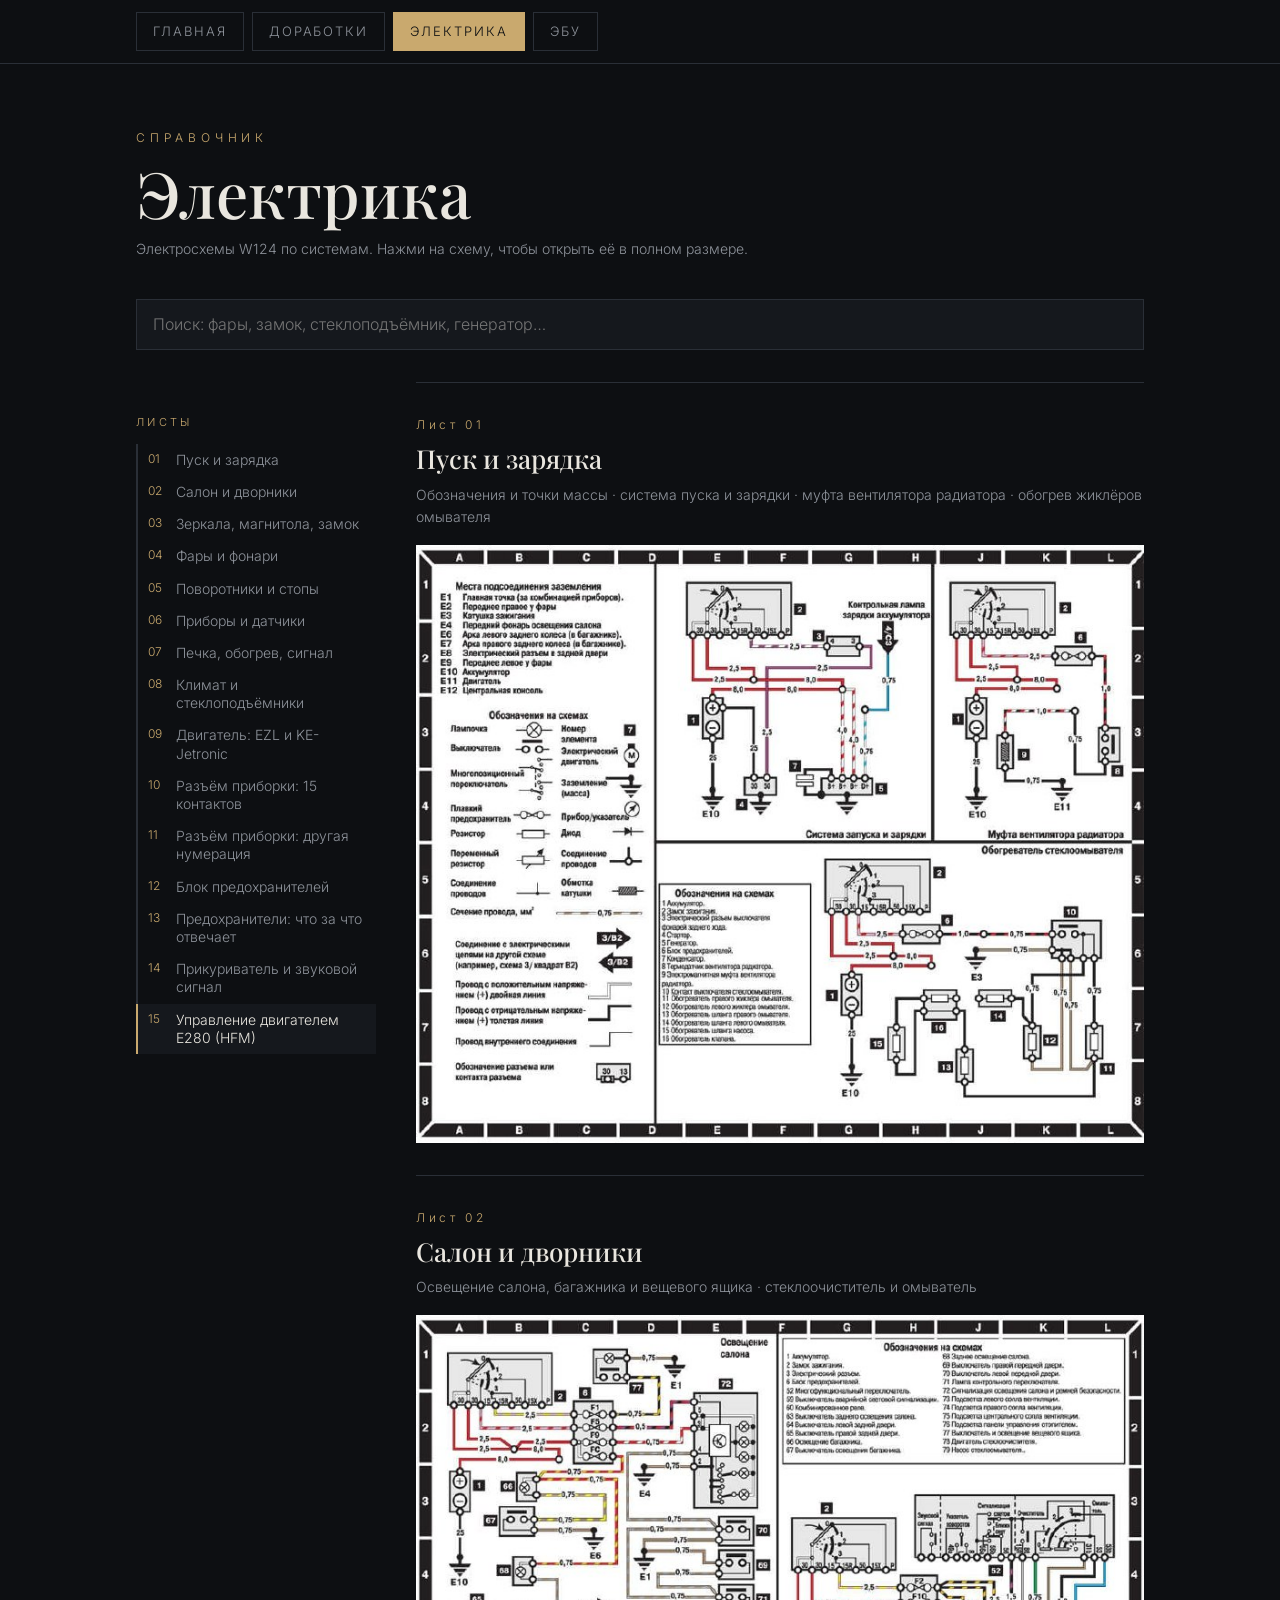
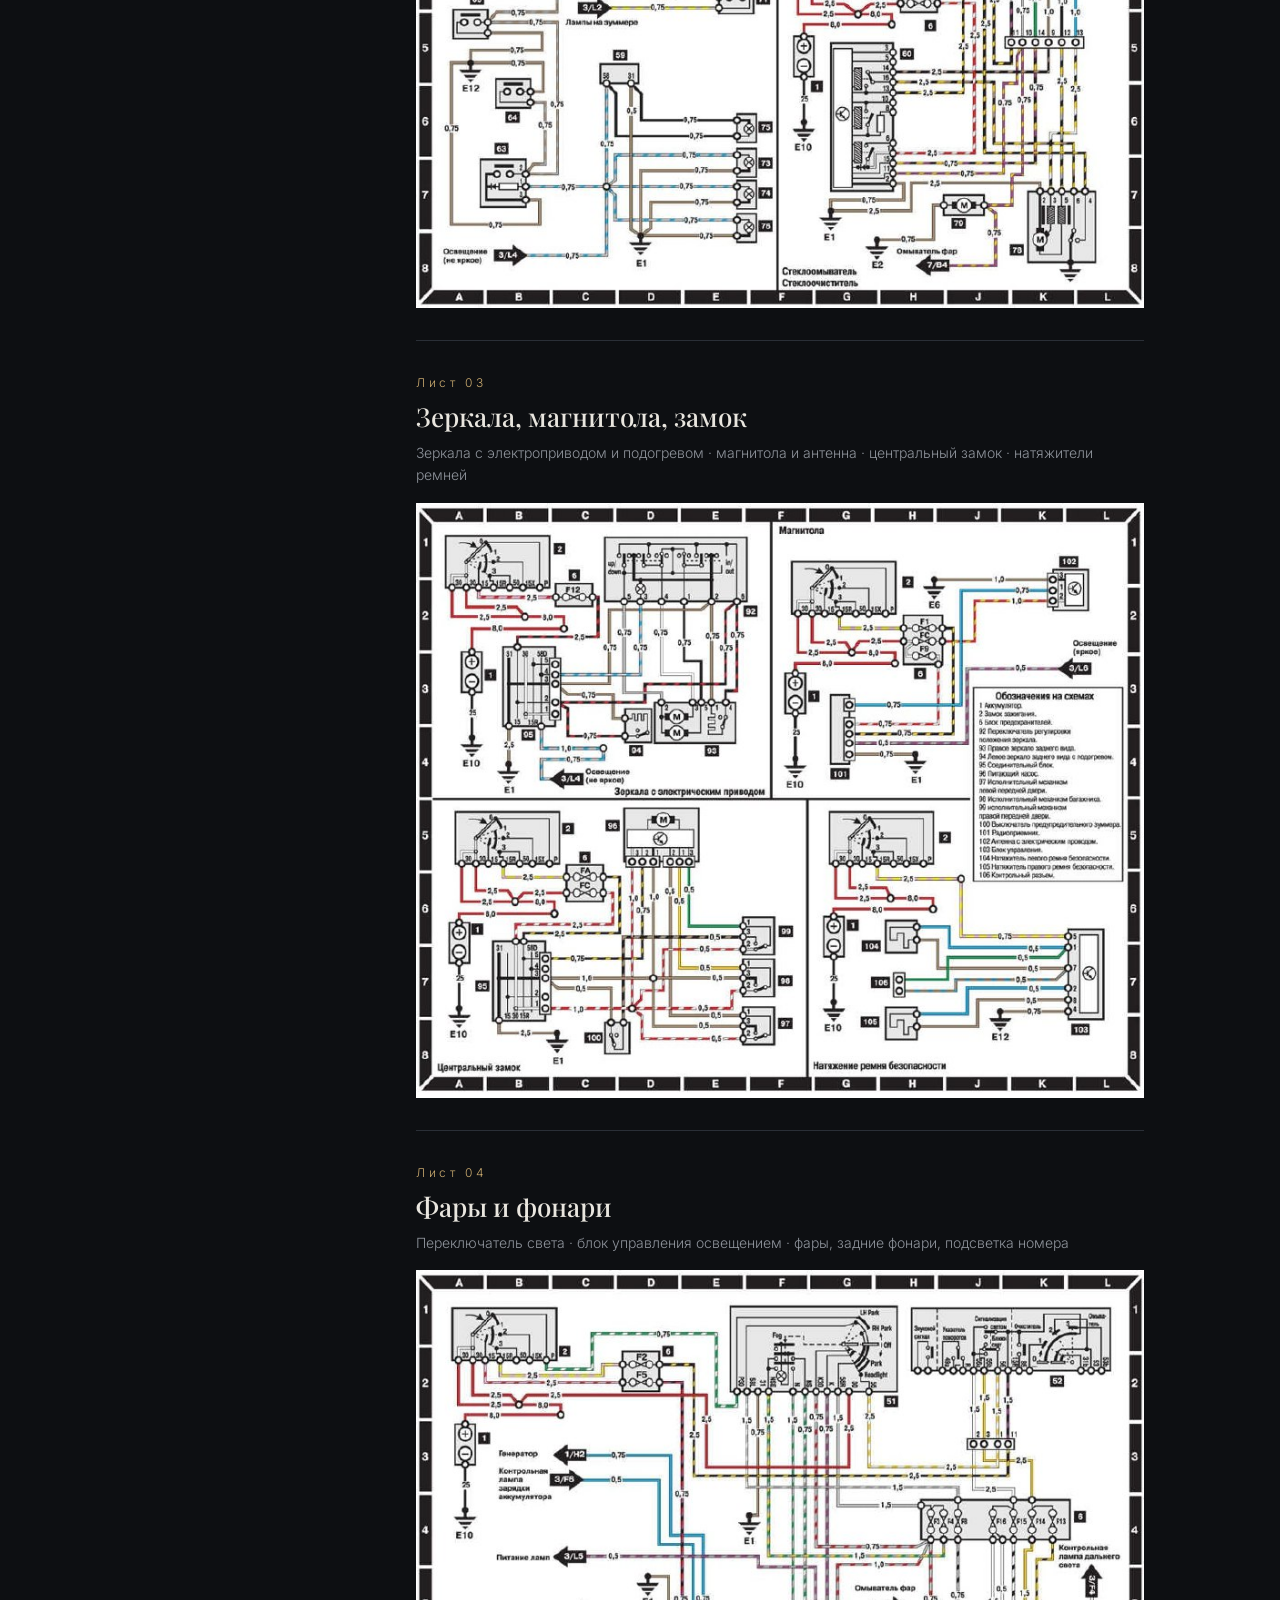
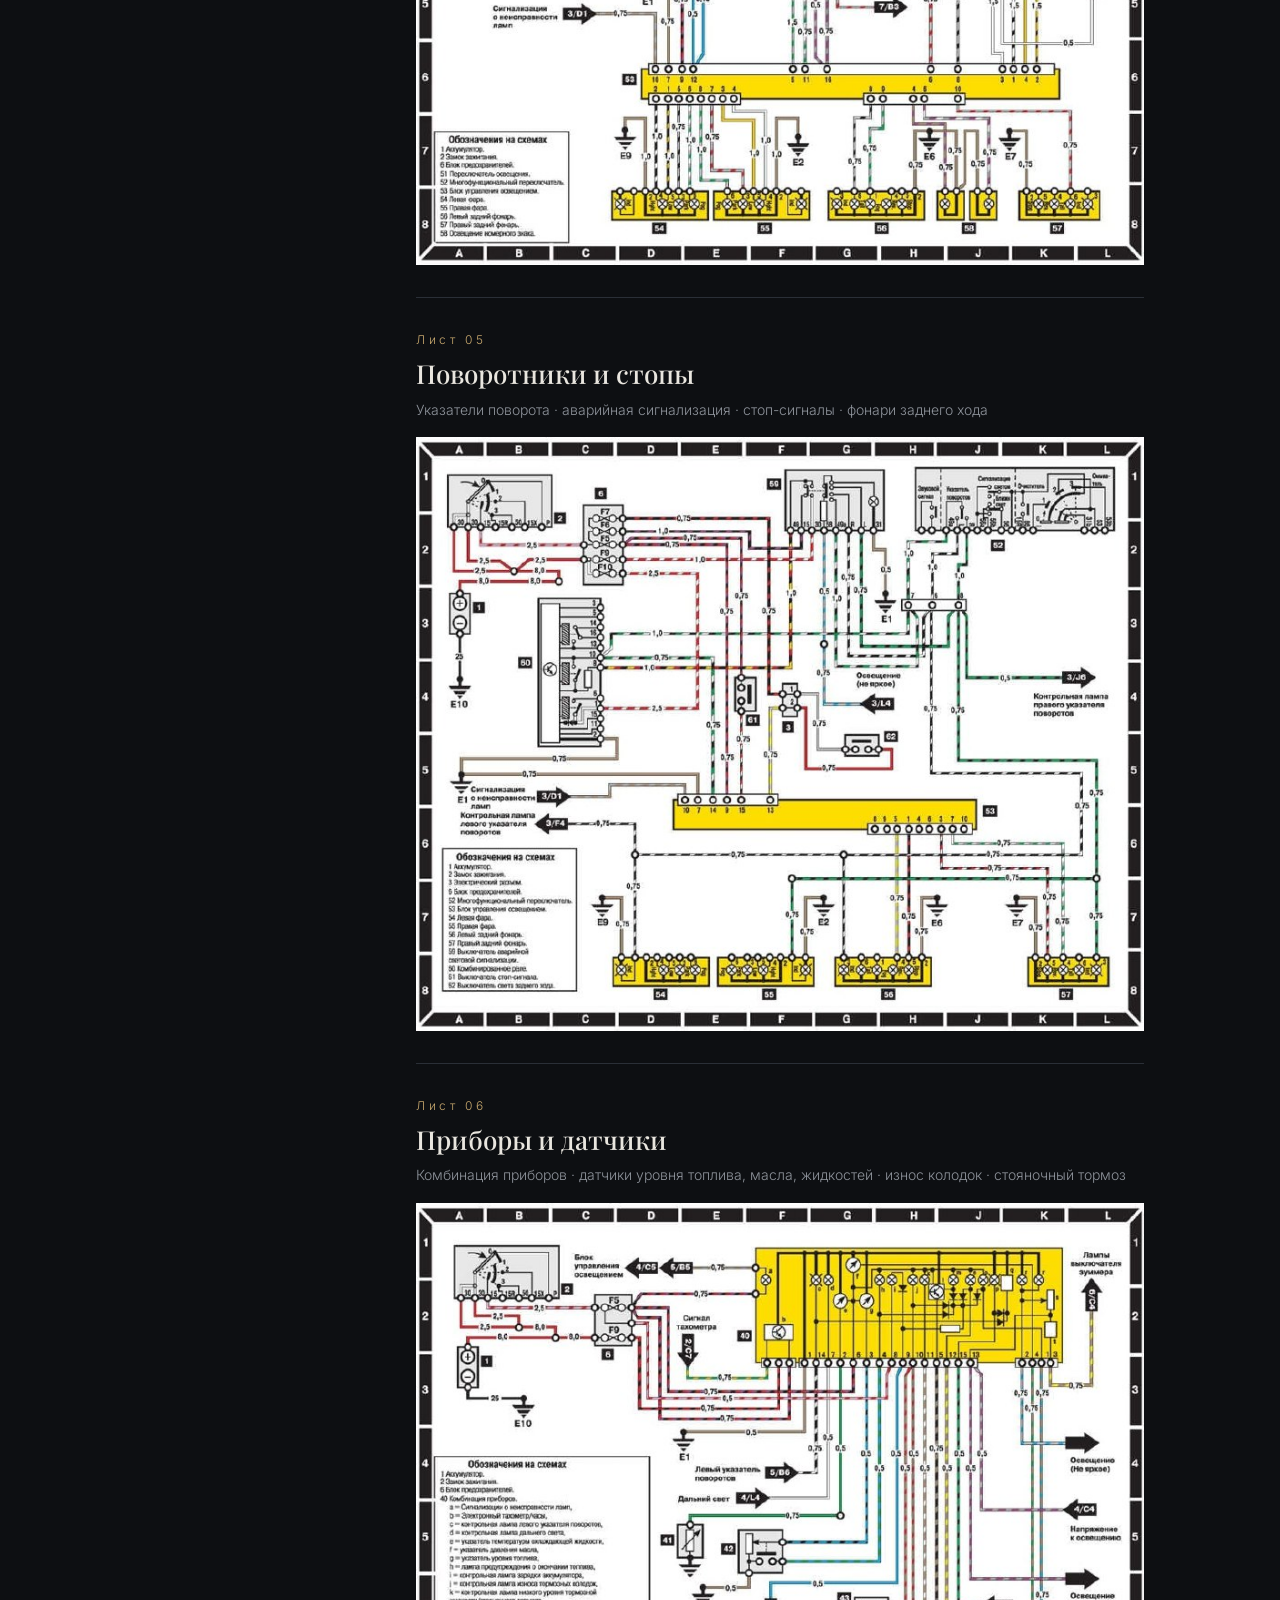
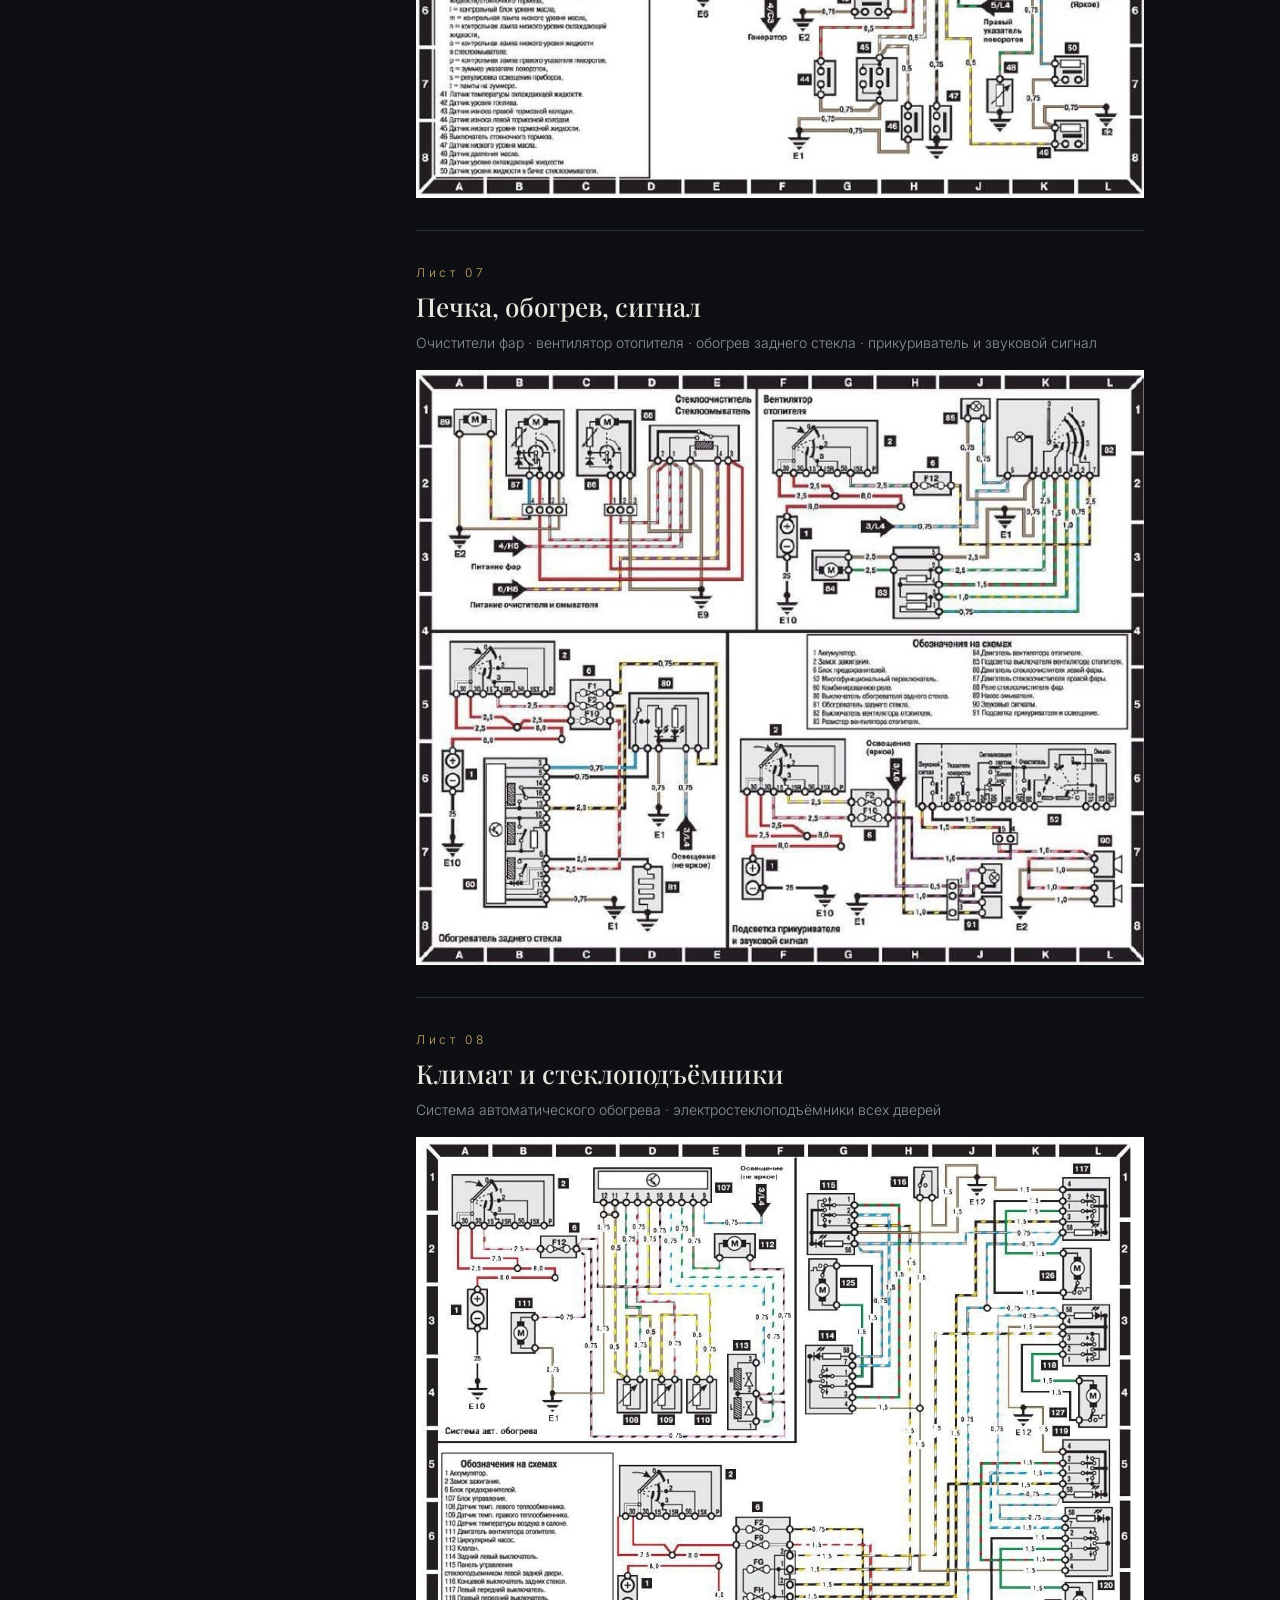
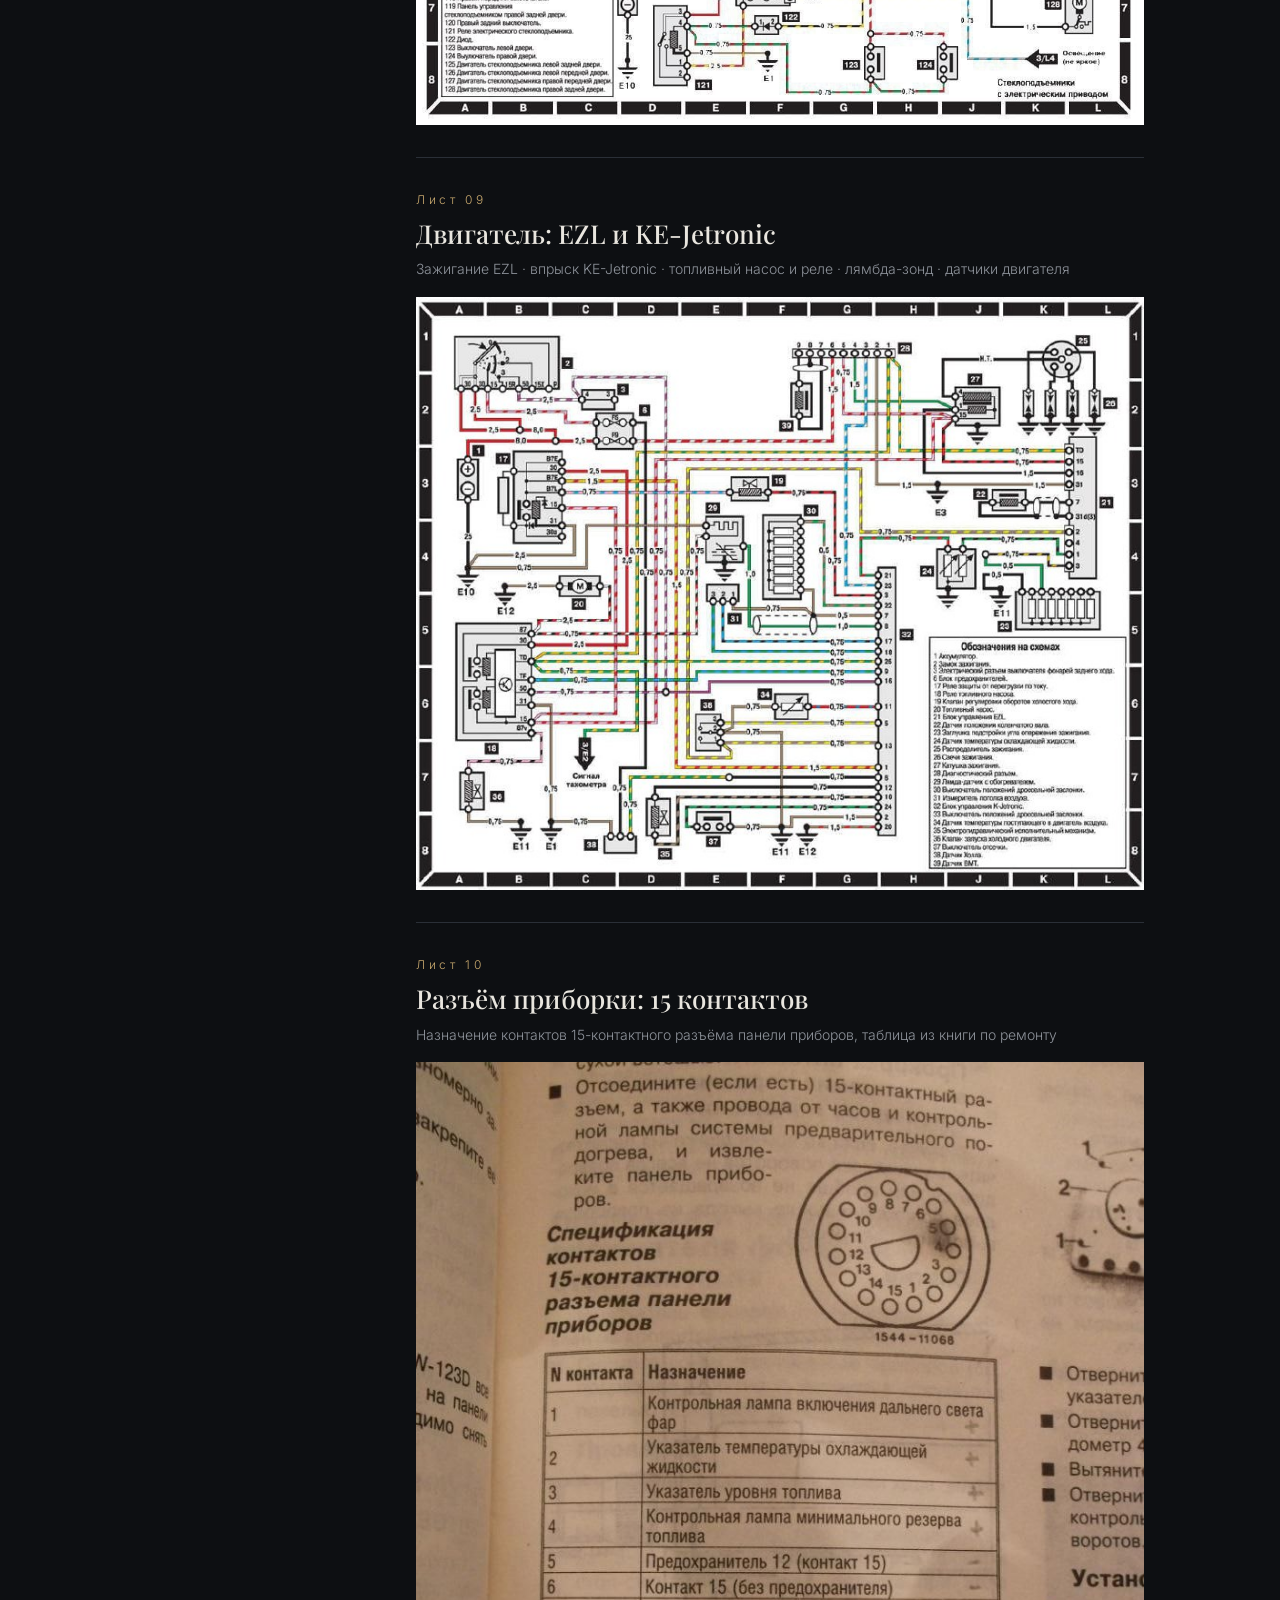
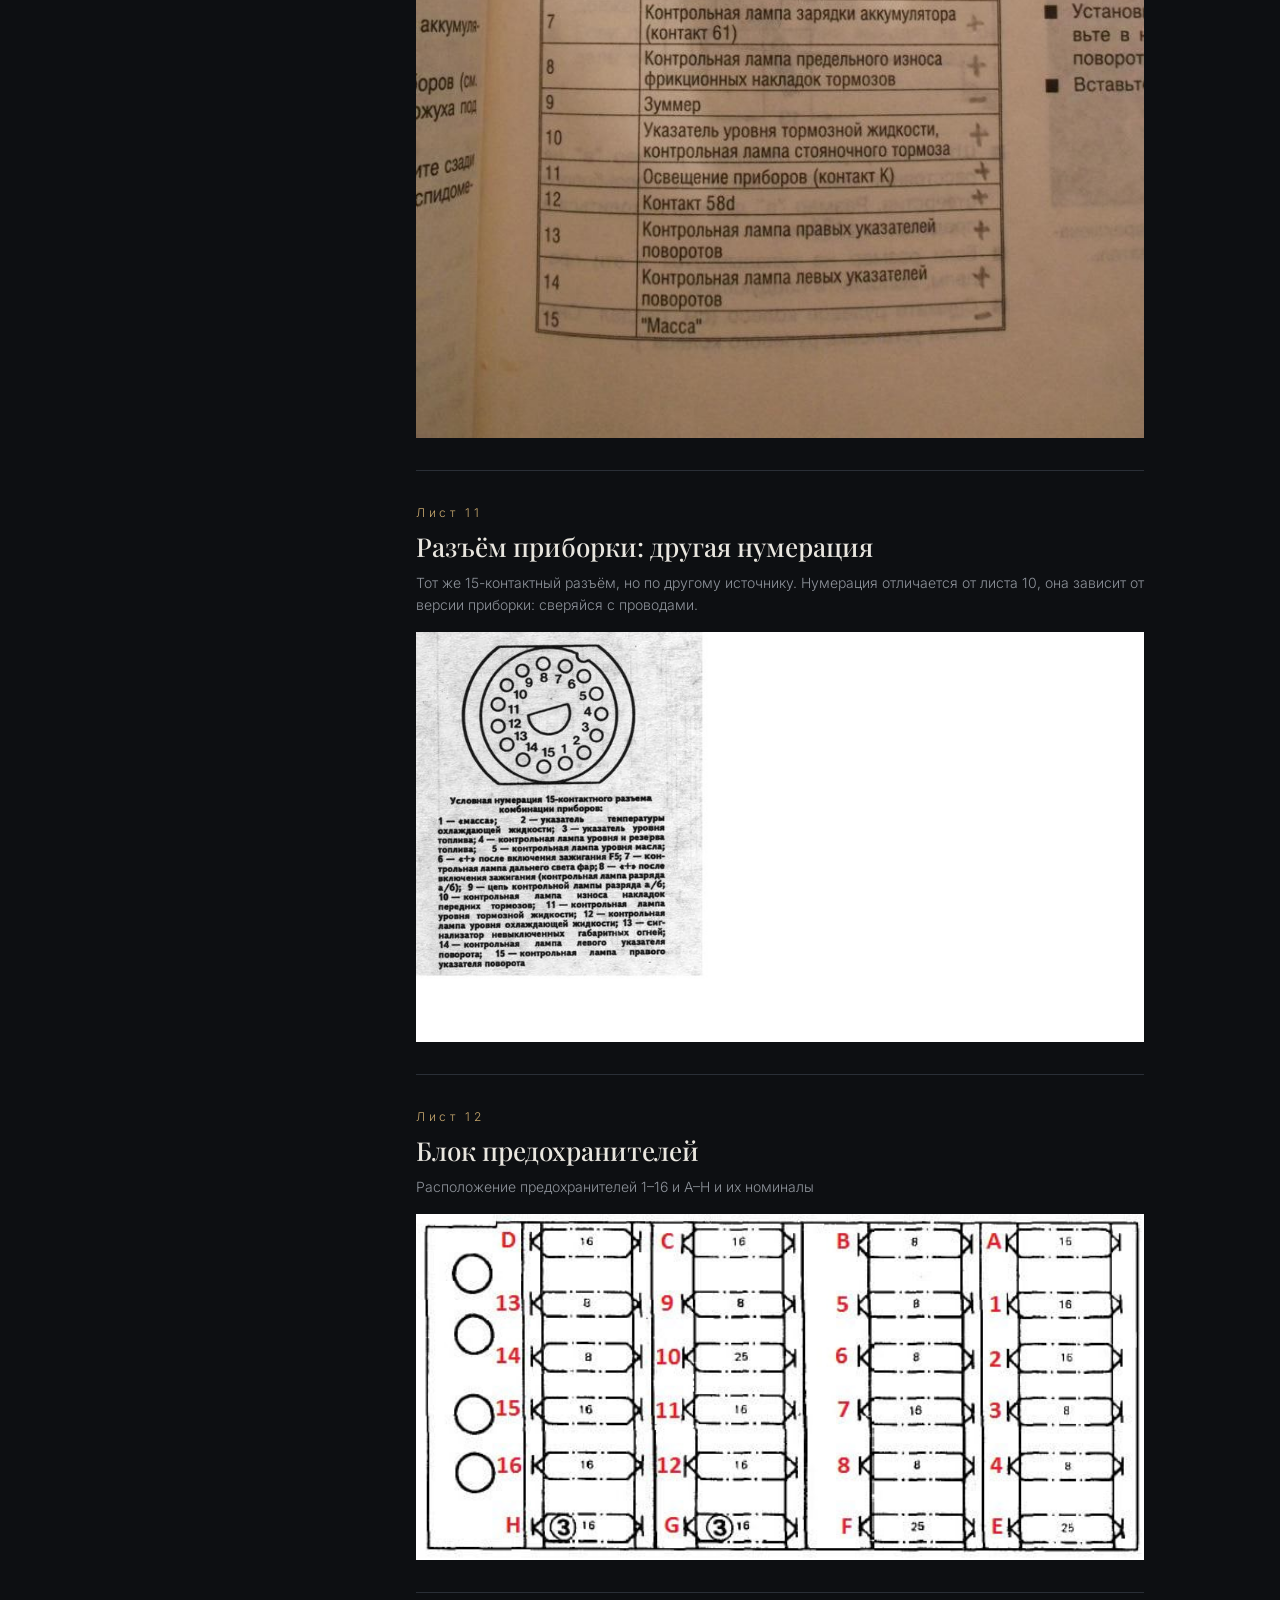
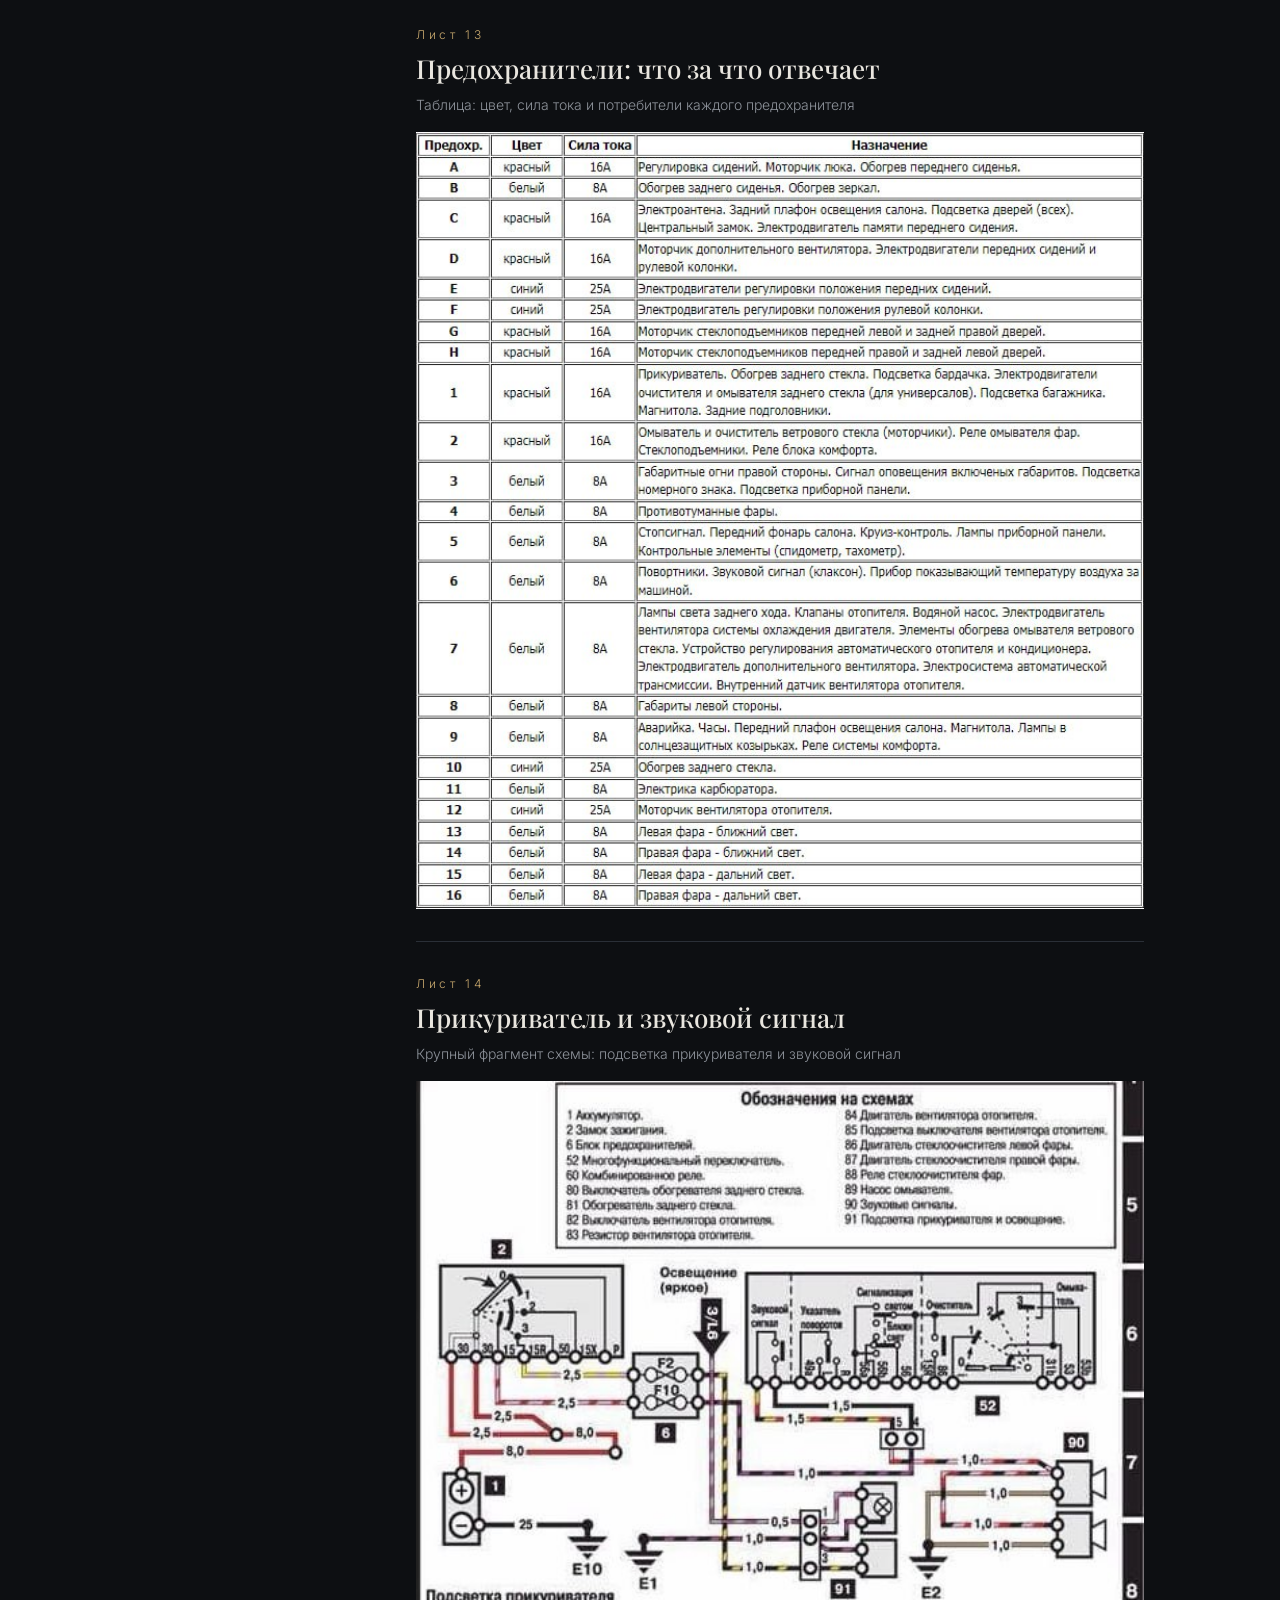
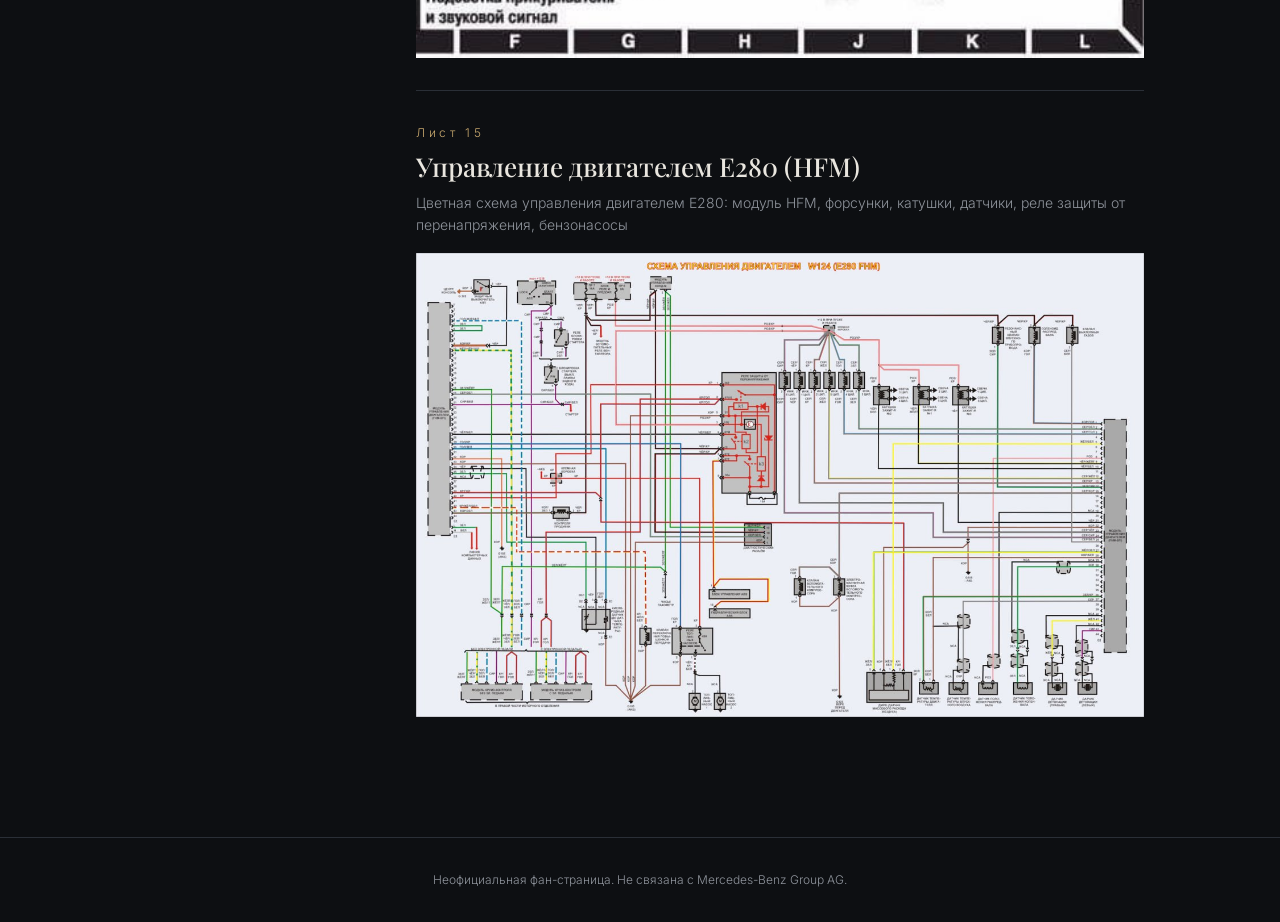
<file: electrics/index.html>
<!doctype html>
<html lang="ru">
<head>
  <meta charset="utf-8">
  <meta name="viewport" content="width=device-width, initial-scale=1">
  <title>Электрика W124</title>
  <meta name="description" content="Электросхемы Mercedes-Benz W124 по системам.">
  <link rel="preconnect" href="https://fonts.googleapis.com">
  <link rel="preconnect" href="https://fonts.gstatic.com" crossorigin>
  <link href="https://fonts.googleapis.com/css2?family=Playfair+Display:wght@500;700&family=Inter:wght@300;400;600&display=swap" rel="stylesheet">
  <link rel="stylesheet" href="../mods/mods.css">
  <link rel="stylesheet" href="../ref.css">
  <link rel="stylesheet" href="../nav.css">
</head>
<body>

  <div class="topnav-bar"><nav class="topnav"><a href="../">Главная</a><a href="../mods/">Доработки</a><a href="../electrics/" class="active">Электрика</a><a href="../ecu/">ЭБУ</a></nav></div>

  <header class="page">
    <div class="wrap">
      <p class="eyebrow">Справочник</p>
      <h1>Электрика</h1>
      <p class="meta">Электросхемы W124 по системам. Нажми на схему, чтобы открыть её в полном размере.</p>
      <input class="search" id="q" type="search" placeholder="Поиск: фары, замок, стеклоподъёмник, генератор…" autocomplete="off">
    </div>
  </header>

  <div class="wrap layout">
  <nav class="toc" id="toc"><div class="toc-title">Листы</div></nav>

  <main id="sheets">
    <section class="sheet" id="s01" data-k="легенда обозначения масса заземление аккумулятор замок зажигания стартер генератор зарядка контрольная лампа муфта вентилятора радиатор термодатчик обогреватель жиклеров омывателя">
      <div class="code">Лист 01</div>
      <h2>Пуск и зарядка</h2>
      <p>Обозначения и точки массы · система пуска и зарядки · муфта вентилятора радиатора · обогрев жиклёров омывателя</p>
      <a href="01.jpg" target="_blank"><img src="01.jpg" alt="Схема: обозначения, пуск и зарядка, муфта вентилятора" width="800" height="657" loading="lazy"></a>
    </section>

    <section class="sheet" id="s02" data-k="освещение салона плафон багажник бардачок вещевой ящик выключатель двери стеклоочиститель стеклоомыватель дворники омыватель фар многофункциональный переключатель комбинированное реле">
      <div class="code">Лист 02</div>
      <h2>Салон и дворники</h2>
      <p>Освещение салона, багажника и вещевого ящика · стеклоочиститель и омыватель</p>
      <a href="02.jpg" target="_blank"><img src="02.jpg" alt="Схема: освещение салона, стеклоочиститель и омыватель" width="800" height="652" loading="lazy"></a>
    </section>

    <section class="sheet" id="s03" data-k="зеркала электропривод подогрев зеркал магнитола радио антенна центральный замок пневмонасос исполнительный механизм натяжитель ремня безопасности">
      <div class="code">Лист 03</div>
      <h2>Зеркала, магнитола, замок</h2>
      <p>Зеркала с электроприводом и подогревом · магнитола и антенна · центральный замок · натяжители ремней</p>
      <a href="03.jpg" target="_blank"><img src="03.jpg" alt="Схема: зеркала, магнитола, центральный замок, натяжители ремней" width="800" height="654" loading="lazy"></a>
    </section>

    <section class="sheet" id="s04" data-k="наружное освещение фары ближний дальний габариты противотуманные фонари номерной знак переключатель света блок управления освещением">
      <div class="code">Лист 04</div>
      <h2>Фары и фонари</h2>
      <p>Переключатель света · блок управления освещением · фары, задние фонари, подсветка номера</p>
      <a href="04.jpg" target="_blank"><img src="04.jpg" alt="Схема: наружное освещение" width="800" height="654" loading="lazy"></a>
    </section>

    <section class="sheet" id="s05" data-k="указатели поворота поворотники аварийная сигнализация аварийка стоп-сигнал стопы задний ход реле поворотов">
      <div class="code">Лист 05</div>
      <h2>Поворотники и стопы</h2>
      <p>Указатели поворота · аварийная сигнализация · стоп-сигналы · фонари заднего хода</p>
      <a href="05.jpg" target="_blank"><img src="05.jpg" alt="Схема: указатели поворота, аварийка, стоп-сигналы, задний ход" width="800" height="652" loading="lazy"></a>
    </section>

    <section class="sheet" id="s06" data-k="комбинация приборов приборка тахометр спидометр датчик температуры топлива уровня масла давления масла тормозной жидкости колодок омывателя охлаждающей жидкости контрольные лампы">
      <div class="code">Лист 06</div>
      <h2>Приборы и датчики</h2>
      <p>Комбинация приборов · датчики уровня топлива, масла, жидкостей · износ колодок · стояночный тормоз</p>
      <a href="06.jpg" target="_blank"><img src="06.jpg" alt="Схема: комбинация приборов и датчики" width="800" height="654" loading="lazy"></a>
    </section>

    <section class="sheet" id="s07" data-k="очиститель фар стеклоочиститель фар вентилятор отопителя печка резистор обогрев заднего стекла прикуриватель звуковой сигнал гудок">
      <div class="code">Лист 07</div>
      <h2>Печка, обогрев, сигнал</h2>
      <p>Очистители фар · вентилятор отопителя · обогрев заднего стекла · прикуриватель и звуковой сигнал</p>
      <a href="07.jpg" target="_blank"><img src="07.jpg" alt="Схема: очистители фар, вентилятор отопителя, обогрев стекла, прикуриватель и сигнал" width="800" height="654" loading="lazy"></a>
    </section>

    <section class="sheet" id="s08" data-k="климат автоматический обогрев климат-контроль теплообменник циркуляционный насос клапан стеклоподъемники стеклоподъёмники электростеклоподъемники">
      <div class="code">Лист 08</div>
      <h2>Климат и стеклоподъёмники</h2>
      <p>Система автоматического обогрева · электростеклоподъёмники всех дверей</p>
      <a href="08.jpg" target="_blank"><img src="08.jpg" alt="Схема: автоматический обогрев, электростеклоподъёмники" width="962" height="776" loading="lazy"></a>
    </section>

    <section class="sheet" id="s09" data-k="двигатель мотор зажигание ezl ke-jetronic инжектор впрыск топливный насос бензонасос реле свечи катушка распределитель лямбда зонд дроссель расходомер холостой ход диагностический разъем">
      <div class="code">Лист 09</div>
      <h2>Двигатель: EZL и KE-Jetronic</h2>
      <p>Зажигание EZL · впрыск KE-Jetronic · топливный насос и реле · лямбда-зонд · датчики двигателя</p>
      <a href="09.jpg" target="_blank"><img src="09.jpg" alt="Схема: зажигание EZL и впрыск KE-Jetronic" width="800" height="652" loading="lazy"></a>
    </section>

    <section class="sheet" id="s10" data-k="разъем разъём панели приборов приборка 15 контактов 15-контактный распиновка пины контакты дальний свет температура топливо резерв зарядка колодки зуммер тормозная жидкость освещение 58d поворот масса">
      <div class="code">Лист 10</div>
      <h2>Разъём приборки: 15 контактов</h2>
      <p>Назначение контактов 15-контактного разъёма панели приборов, таблица из книги по ремонту</p>
      <a href="10.jpg" target="_blank"><img src="10.jpg" alt="Таблица контактов 15-контактного разъёма панели приборов" width="764" height="1024" loading="lazy"></a>
    </section>

    <section class="sheet" id="s11" data-k="разъем разъём панели приборов комбинации приборов приборка 15 контактов распиновка пины нумерация масса температура топливо масло дальний свет колодки тормозная жидкость охлаждающая габариты поворот">
      <div class="code">Лист 11</div>
      <h2>Разъём приборки: другая нумерация</h2>
      <p>Тот же 15-контактный разъём, но по другому источнику. Нумерация отличается от листа 10, она зависит от версии приборки: сверяйся с проводами.</p>
      <a href="11.jpg" target="_blank"><img src="11.jpg" alt="Условная нумерация 15-контактного разъёма комбинации приборов" width="960" height="540" loading="lazy"></a>
    </section>

    <section class="sheet" id="s12" data-k="блок предохранителей предохранители расположение схема номиналы 8а 16а 25а">
      <div class="code">Лист 12</div>
      <h2>Блок предохранителей</h2>
      <p>Расположение предохранителей 1–16 и A–H и их номиналы</p>
      <a href="12.jpg" target="_blank"><img src="12.jpg" alt="Схема расположения предохранителей" width="610" height="290" loading="lazy"></a>
    </section>

    <section class="sheet" id="s13" data-k="предохранители назначение таблица цвет сила тока сиденья люк обогрев зеркал антенна центральный замок вентилятор рулевая колонка стеклоподъемники стеклоподъёмники прикуриватель магнитола омыватель габариты противотуманные стоп круиз поворотники клаксон сигнал задний ход отопитель аварийка часы обогрев заднего стекла карбюратор фары ближний дальний">
      <div class="code">Лист 13</div>
      <h2>Предохранители: что за что отвечает</h2>
      <p>Таблица: цвет, сила тока и потребители каждого предохранителя</p>
      <a href="13.jpg" target="_blank"><img src="13.jpg" alt="Таблица назначения предохранителей" width="700" height="747" loading="lazy"></a>
    </section>

    <section class="sheet" id="s14" data-k="прикуриватель звуковой сигнал гудок клаксон подсветка многофункциональный переключатель">
      <div class="code">Лист 14</div>
      <h2>Прикуриватель и звуковой сигнал</h2>
      <p>Крупный фрагмент схемы: подсветка прикуривателя и звуковой сигнал</p>
      <a href="14.jpg" target="_blank"><img src="14.jpg" alt="Схема: подсветка прикуривателя и звуковой сигнал" width="539" height="427" loading="lazy"></a>
    </section>

    <section class="sheet" id="s15" data-k="двигатель мотор управление e280 hfm m104 эбу модуль управления форсунки инжекторы катушки зажигания свечи распредвал топливный насос бензонасос реле защиты от перенапряжения дмрв расходомер лямбда зонд кислородный датчик детонации температуры положения коленвала круиз диагностический разъем стартер">
      <div class="code">Лист 15</div>
      <h2>Управление двигателем E280 (HFM)</h2>
      <p>Цветная схема управления двигателем E280: модуль HFM, форсунки, катушки, датчики, реле защиты от перенапряжения, бензонасосы</p>
      <a href="15.jpg" target="_blank"><img src="15.jpg" alt="Схема управления двигателем W124 E280 HFM" width="1280" height="817" loading="lazy"></a>
    </section>

    <p class="none" id="none">Ничего не нашлось. Попробуй другое слово.</p>
  </main>
  </div>

  <footer>
    Неофициальная фан-страница. Не связана с Mercedes-Benz Group AG.
  </footer>

  <script>
    const sheets = [...document.querySelectorAll('.sheet')];
    const toc = document.getElementById('toc');
    const links = sheets.map(s => {
      const a = document.createElement('a');
      a.href = '#' + s.id;
      const n = document.createElement('span');
      n.textContent = s.id.slice(1);
      a.append(n, s.querySelector('h2').textContent);
      toc.appendChild(a);
      return a;
    });

    // подсвечиваем лист, который сейчас на экране
    const setActive = id => links.forEach(a => {
      const on = a.hash === '#' + id;
      a.classList.toggle('active', on);
      if (on && toc.scrollWidth > toc.clientWidth) toc.scrollTo({ left: a.offsetLeft - toc.clientWidth / 2 + a.offsetWidth / 2, behavior: 'smooth' });
    });
    const io = new IntersectionObserver(entries => {
      entries.forEach(e => { if (e.isIntersecting) setActive(e.target.id); });
    }, { rootMargin: '-30% 0px -60% 0px' });
    sheets.forEach(s => io.observe(s));
    const norm = t => t.toLowerCase().replace(/ё/g, 'е');
    document.getElementById('q').addEventListener('input', e => {
      const q = norm(e.target.value.trim());
      let shown = 0;
      sheets.forEach((s, i) => {
        const text = norm(s.dataset.k + ' ' + s.textContent);
        const hit = !q || q.split(/\s+/).every(w => text.includes(w));
        s.style.display = hit ? '' : 'none';
        links[i].classList.toggle('hidden', !hit);
        if (hit) shown++;
      });
      document.getElementById('none').style.display = shown ? 'none' : 'block';
    });
  </script>

  <script src="../totop.js"></script>

</body>
</html>
</file>
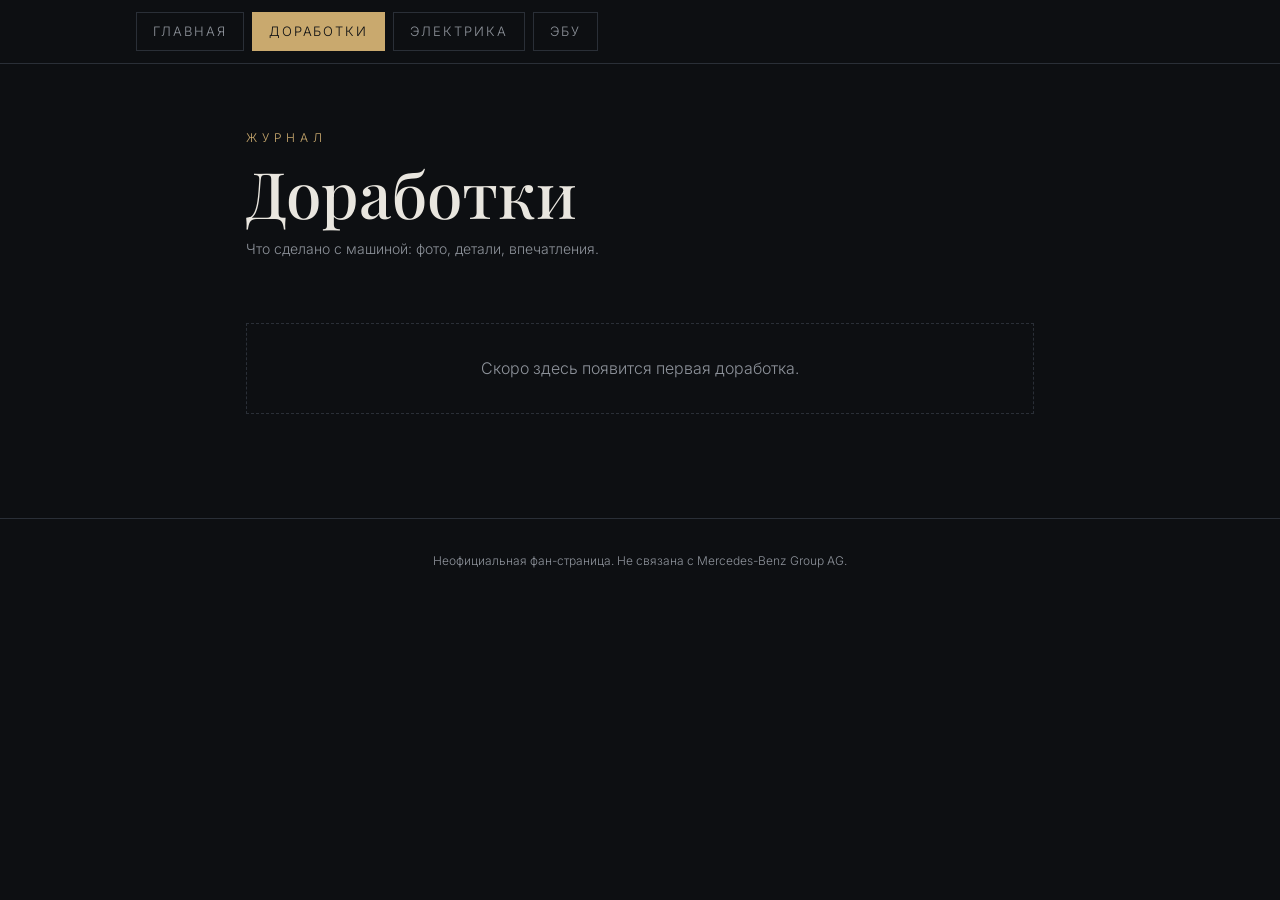
<file: mods/index.html>
<!doctype html>
<html lang="ru">
<head>
  <meta charset="utf-8">
  <meta name="viewport" content="width=device-width, initial-scale=1">
  <title>Доработки W124</title>
  <meta name="description" content="Журнал доработок моего Mercedes-Benz W124.">
  <link rel="preconnect" href="https://fonts.googleapis.com">
  <link rel="preconnect" href="https://fonts.gstatic.com" crossorigin>
  <link href="https://fonts.googleapis.com/css2?family=Playfair+Display:wght@500;700&family=Inter:wght@300;400;600&display=swap" rel="stylesheet">
  <link rel="stylesheet" href="mods.css">
  <link rel="stylesheet" href="../nav.css">
</head>
<body>

  <div class="topnav-bar"><nav class="topnav"><a href="../">Главная</a><a href="../mods/" class="active">Доработки</a><a href="../electrics/">Электрика</a><a href="../ecu/">ЭБУ</a></nav></div>

  <header class="page">
    <div class="wrap">
      <p class="eyebrow">Журнал</p>
      <h1>Доработки</h1>
      <p class="meta">Что сделано с машиной: фото, детали, впечатления.</p>
    </div>
  </header>

  <main class="wrap">
    <div class="list">
      <!-- новые доработки добавляются сверху -->
      <p class="empty">Скоро здесь появится первая доработка.</p>
    </div>
  </main>

  <footer>
    Неофициальная фан-страница. Не связана с Mercedes-Benz Group AG.
  </footer>

  <script src="../totop.js"></script>

</body>
</html>
</file>
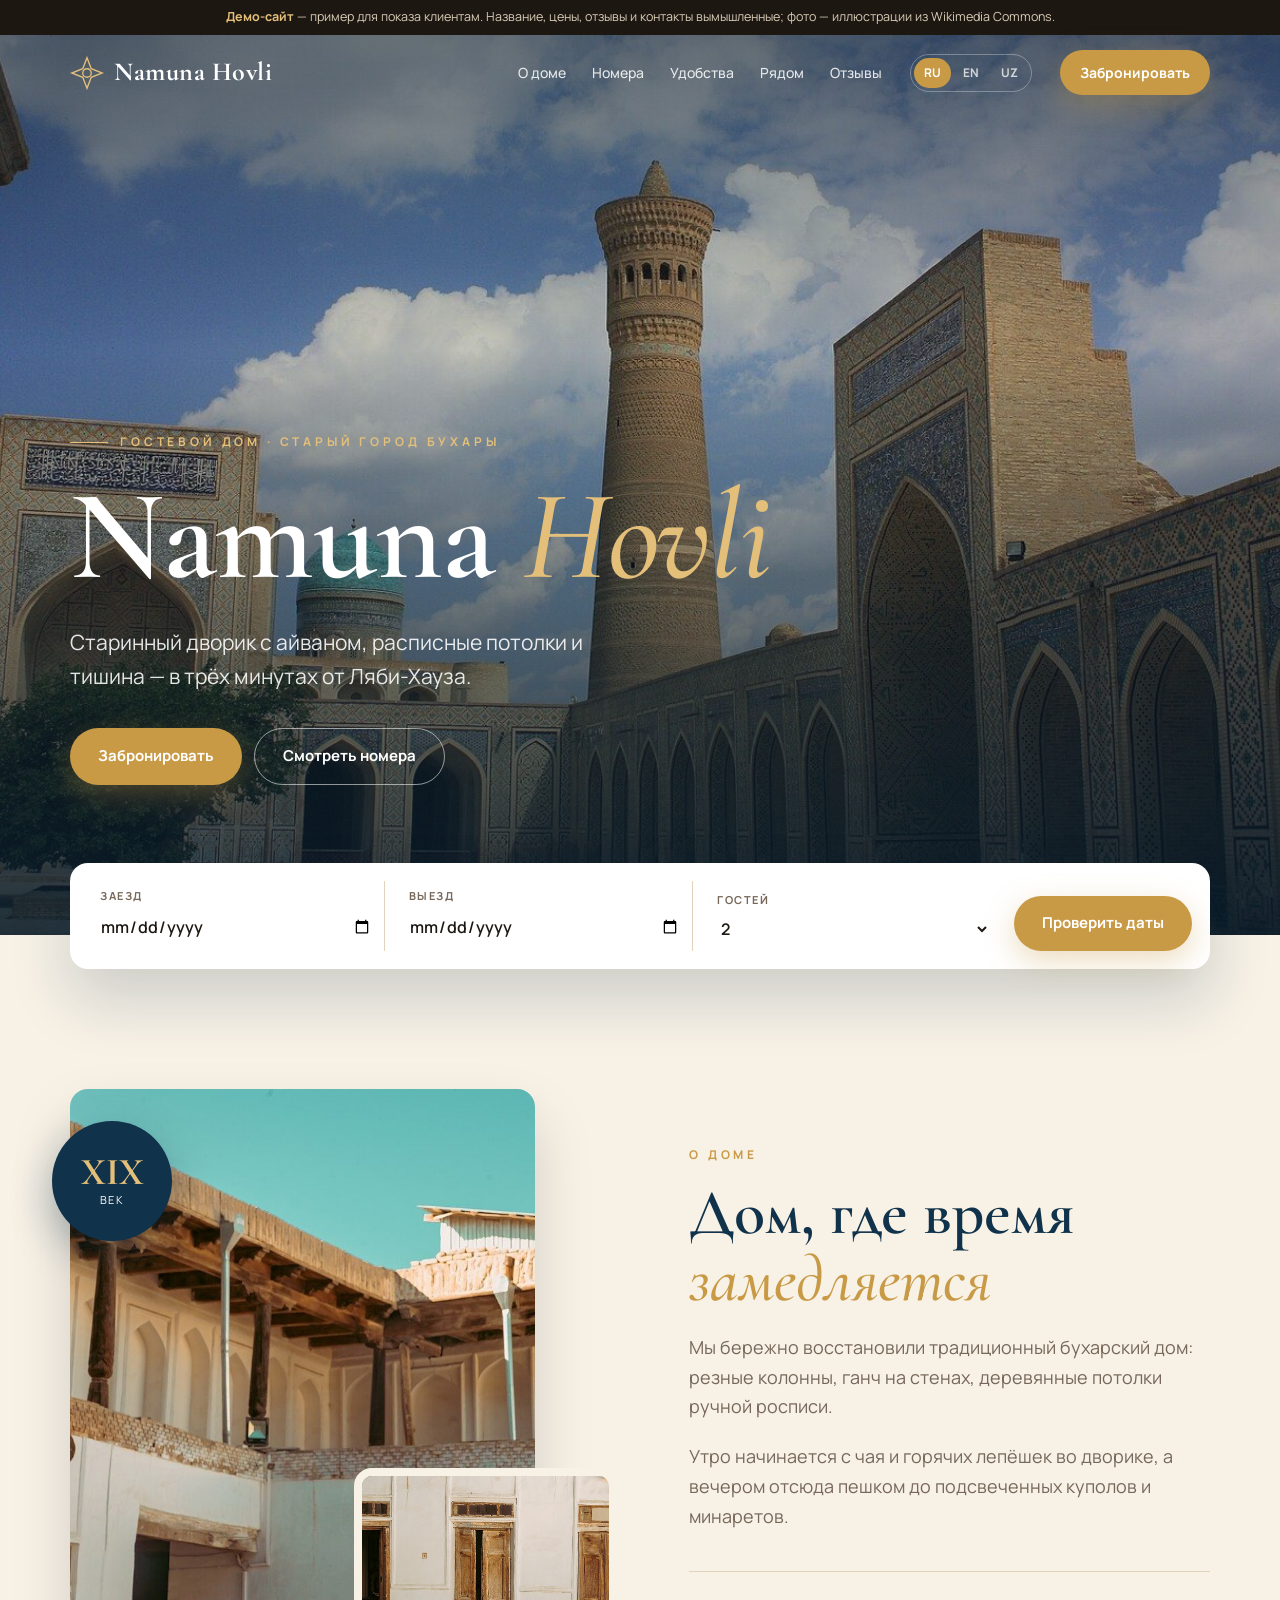
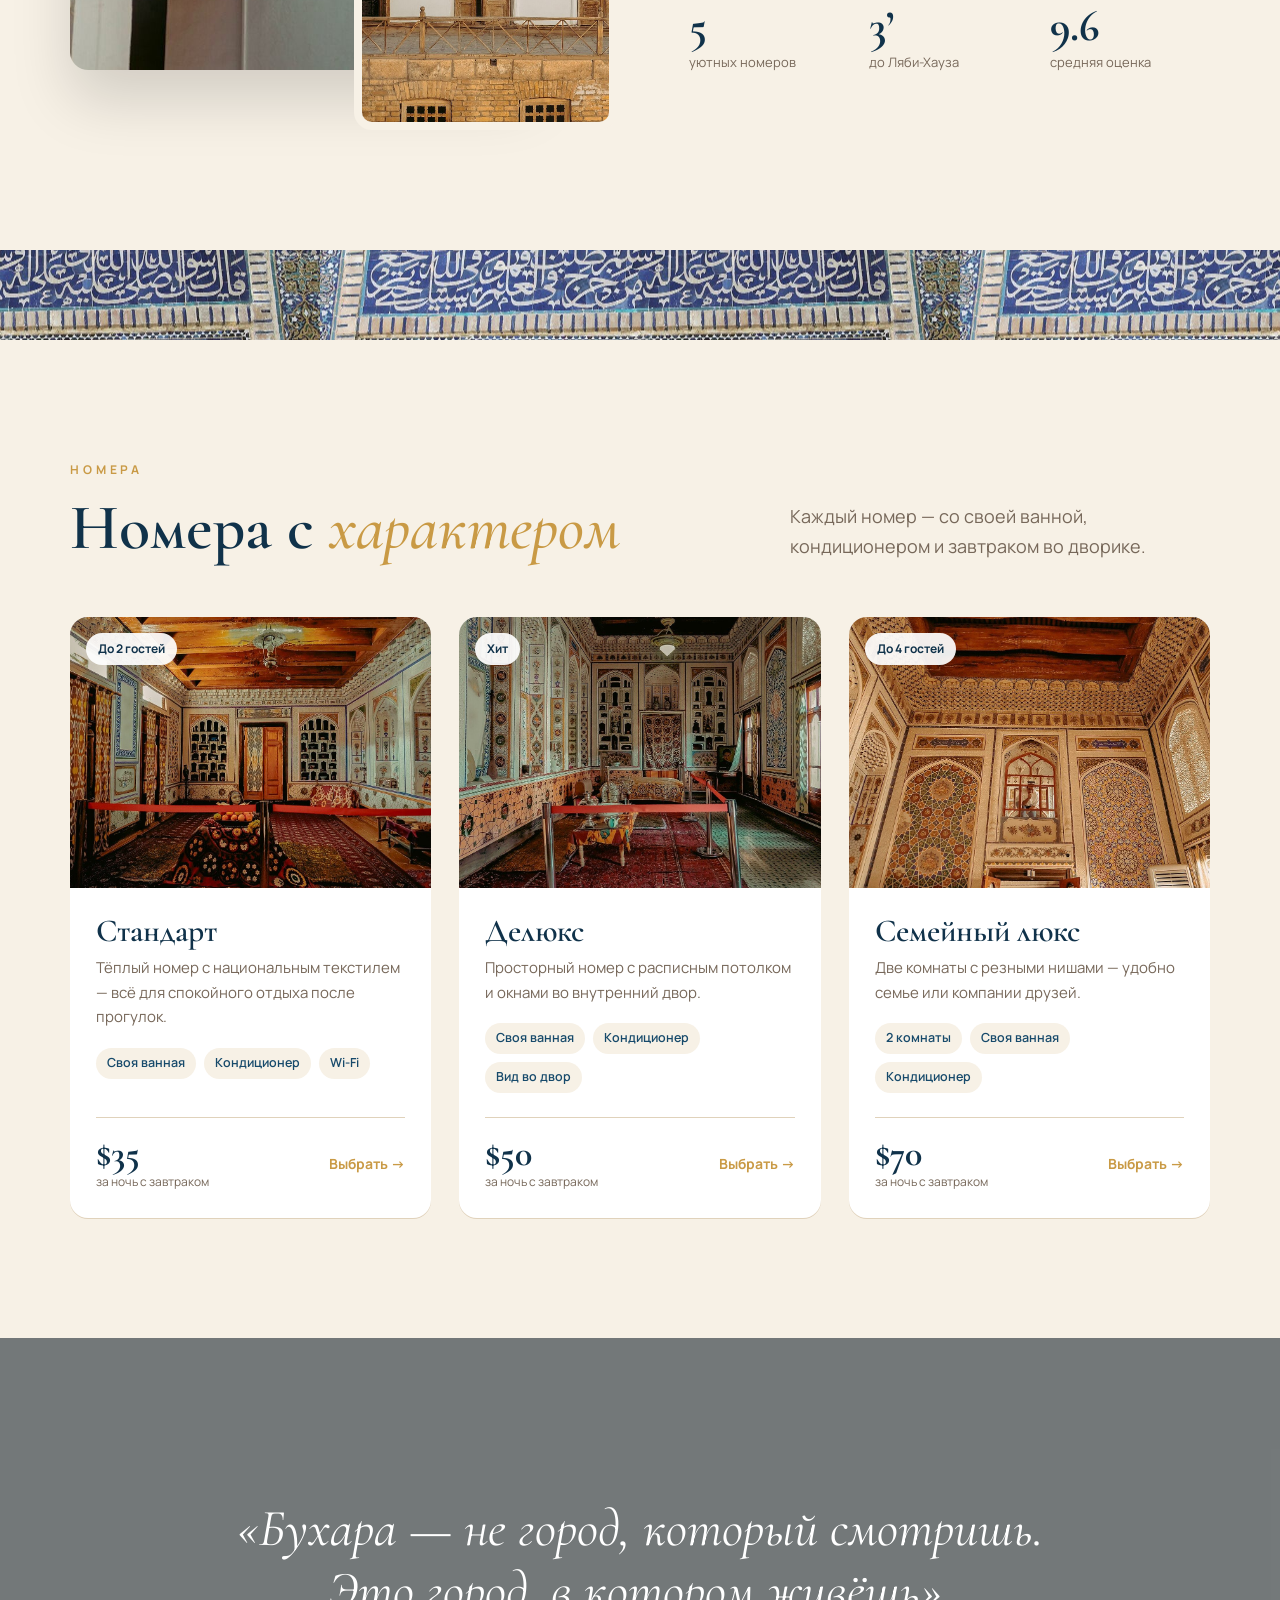
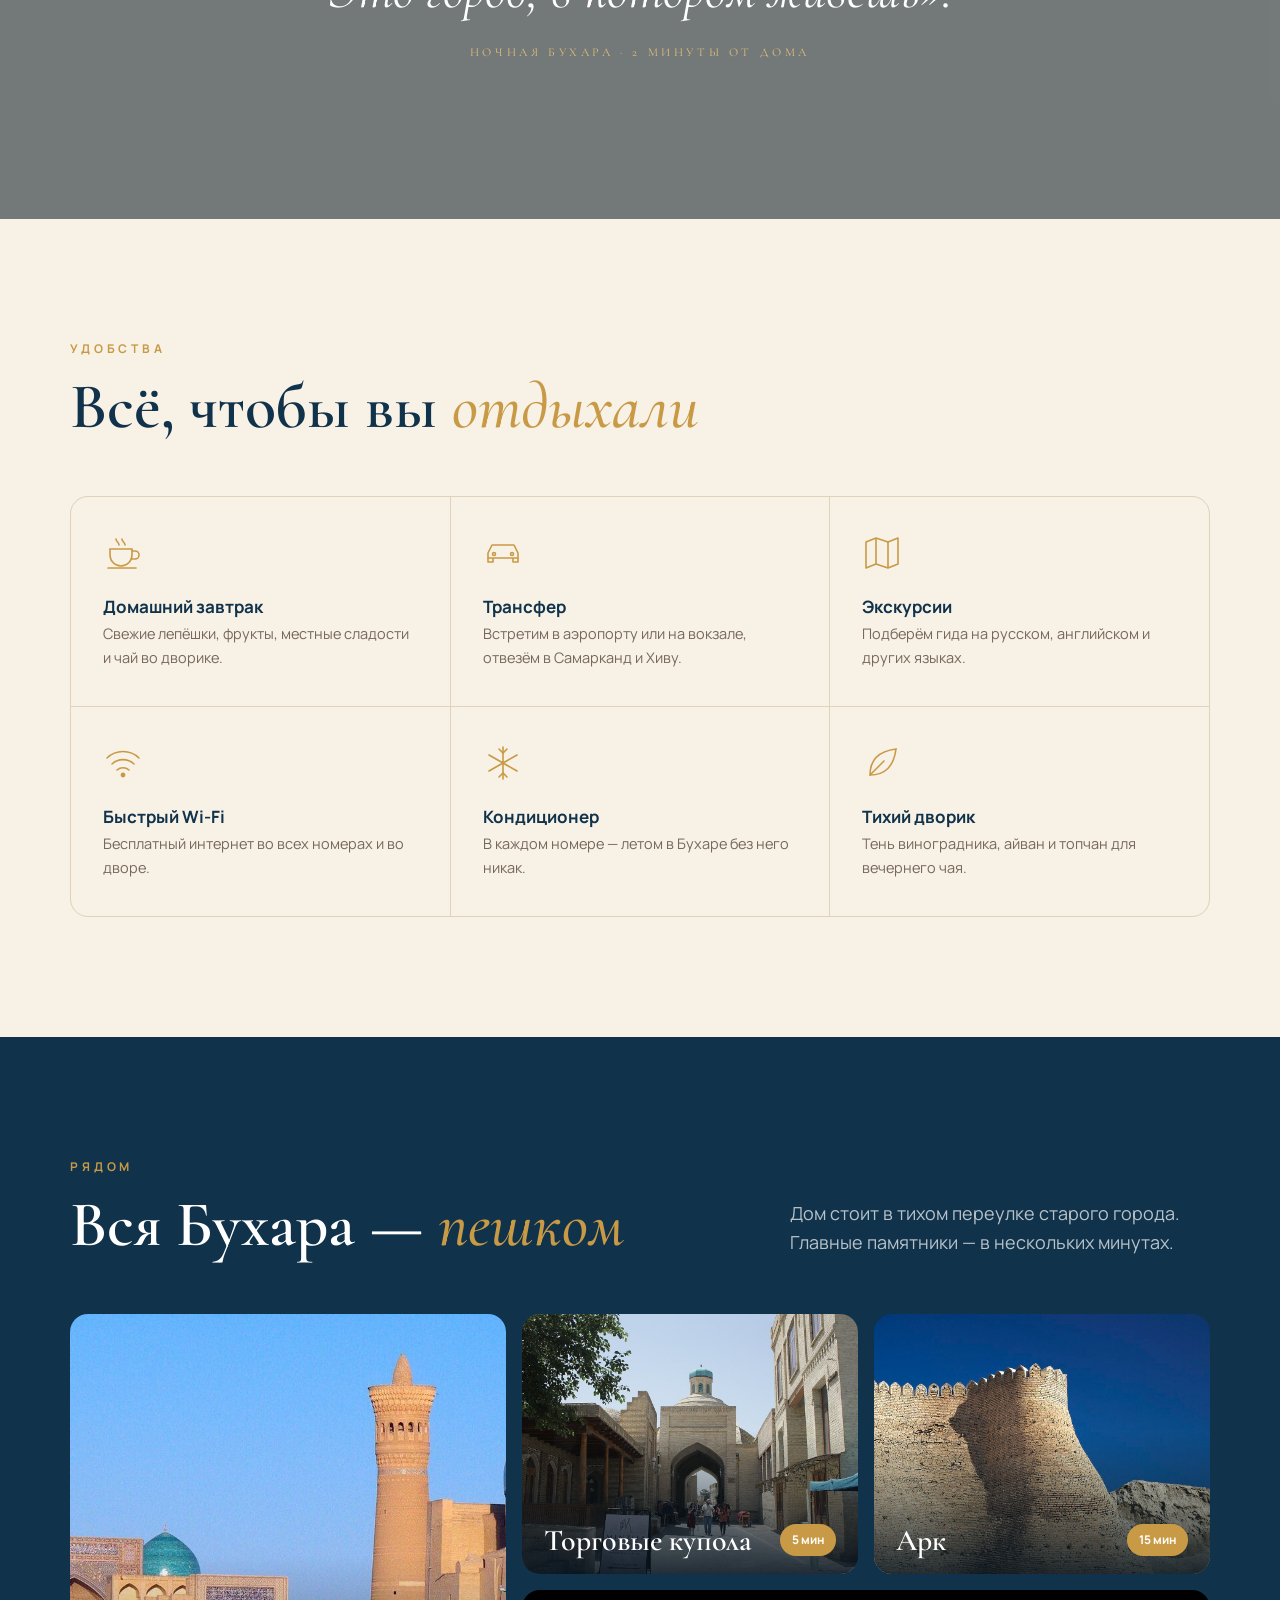
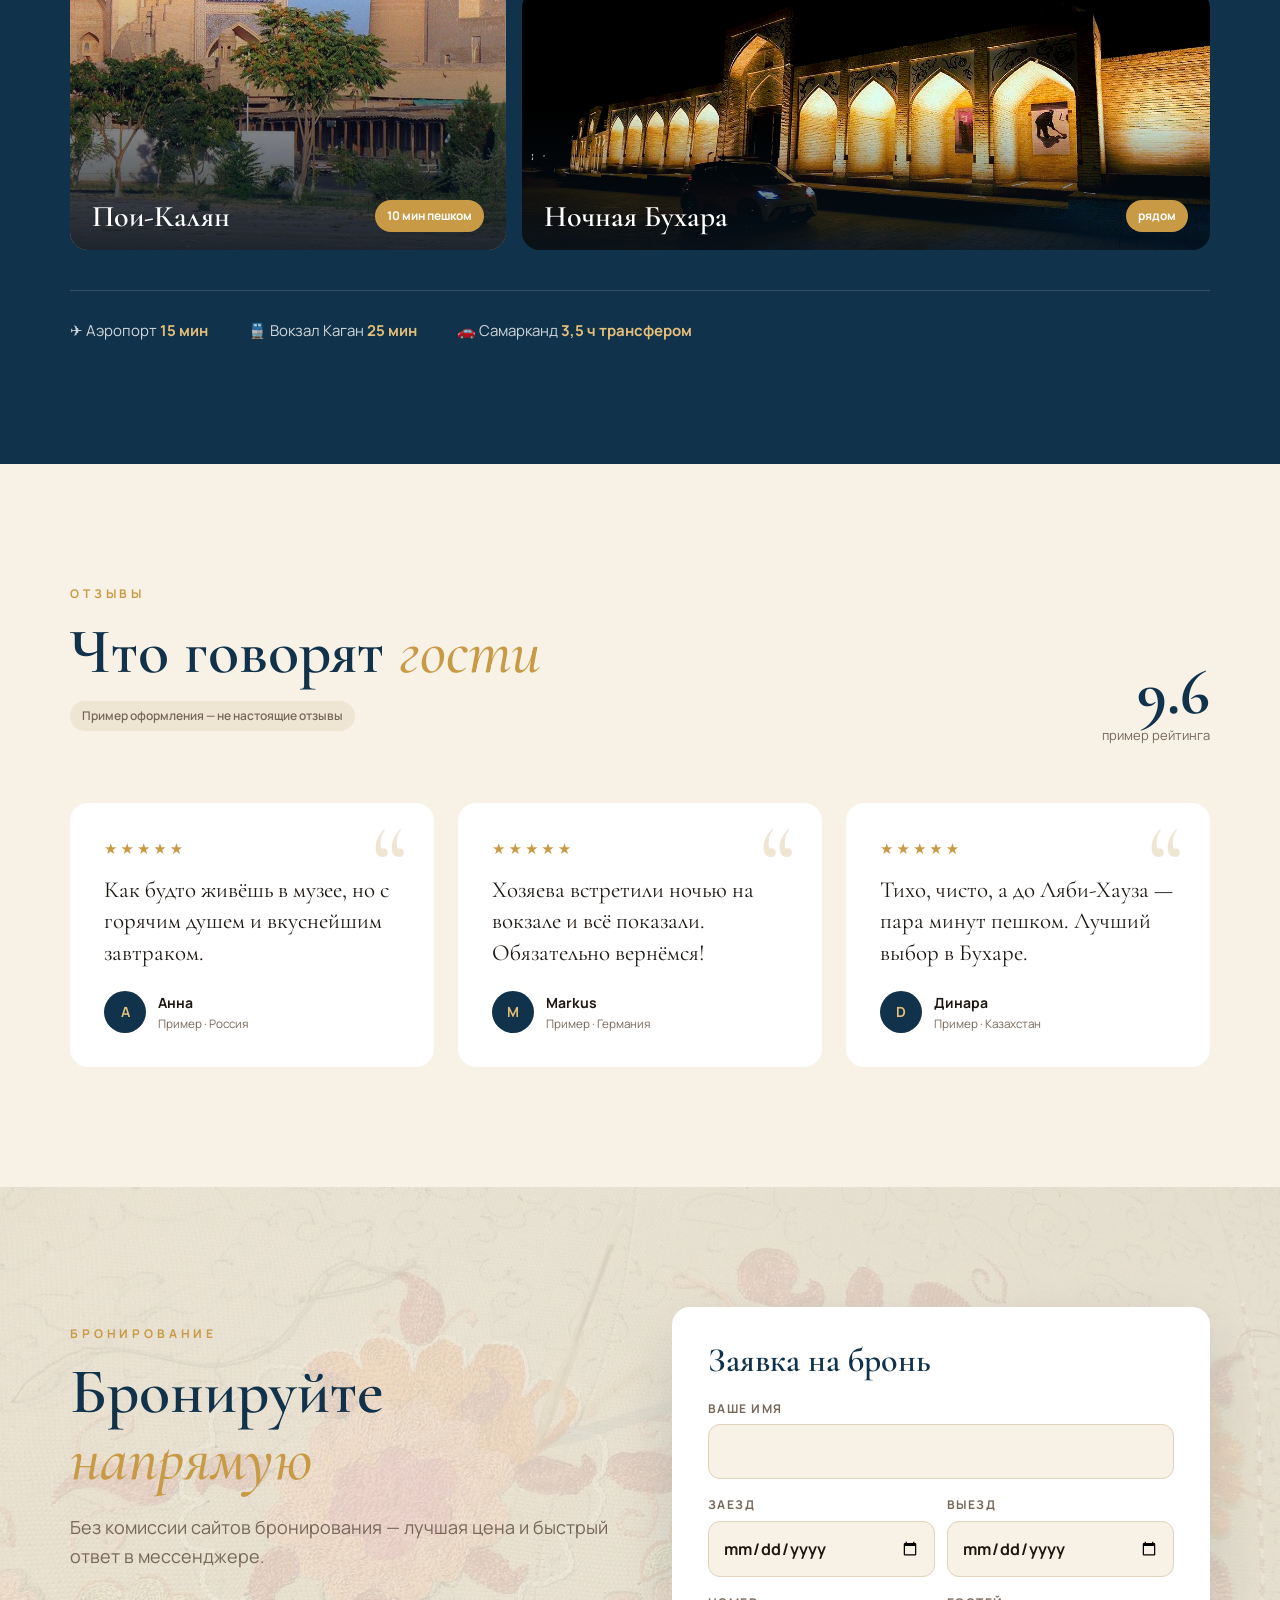
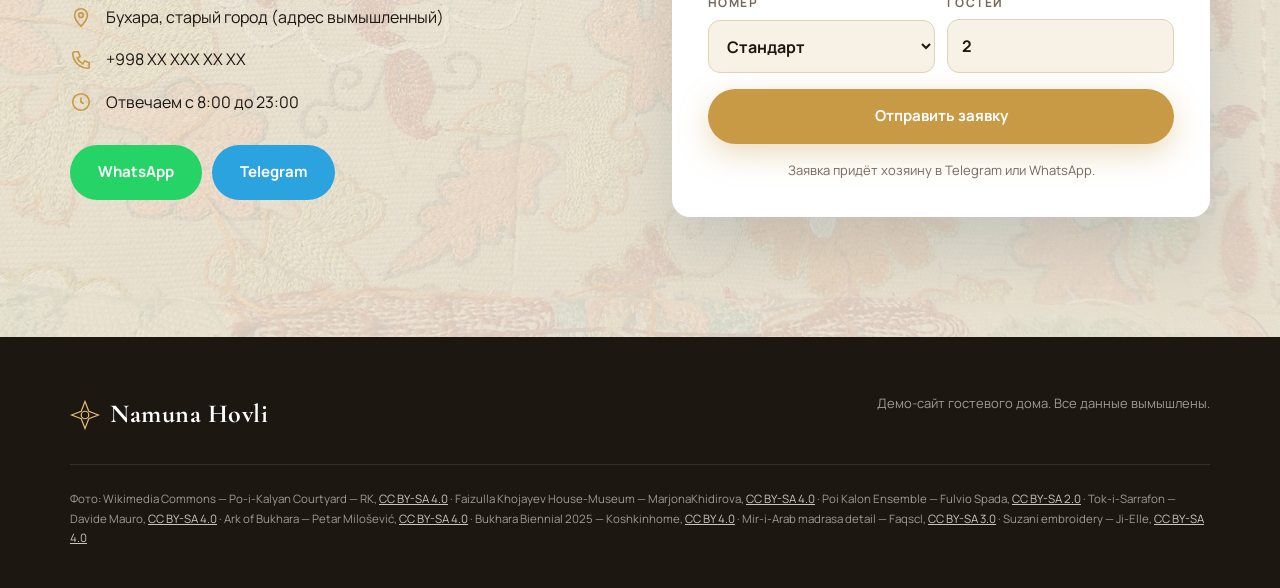
<file: demo/guesthouse/index.html>
<!doctype html>
<html lang="ru">
<head>
  <meta charset="utf-8">
  <meta name="viewport" content="width=device-width, initial-scale=1">
  <meta name="robots" content="noindex, nofollow">
  <title>Namuna Hovli — гостевой дом в Бухаре (демо)</title>
  <meta name="description" content="Демо-сайт гостевого дома в старом городе Бухары.">
  <link rel="preconnect" href="https://fonts.googleapis.com">
  <link rel="preconnect" href="https://fonts.gstatic.com" crossorigin>
  <link href="https://fonts.googleapis.com/css2?family=Cormorant+Garamond:ital,wght@0,500;0,600;0,700;1,500&family=Manrope:wght@400;500;600;700&display=swap" rel="stylesheet">
  <style>
    :root {
      --cream: #f7f1e6;
      --cream-2: #efe5d3;
      --ink: #1d1712;
      --muted: #77685a;
      --lapis: #10324a;
      --lapis-2: #174a6b;
      --turq: #2b8fb3;
      --gold: #c99a45;
      --gold-2: #e3bf7a;
      --line: #e0d2bb;
      --radius: 18px;
    }
    * { box-sizing: border-box; }
    html { scroll-behavior: smooth; }
    body { margin: 0; background: var(--cream); color: var(--ink); font-family: Manrope, system-ui, sans-serif; line-height: 1.65; -webkit-font-smoothing: antialiased; }
    img { display: block; max-width: 100%; }
    a { color: inherit; }
    .wrap { max-width: 1180px; margin: 0 auto; padding: 0 20px; }
    .serif { font-family: "Cormorant Garamond", serif; }
    h1, h2, h3 { font-family: "Cormorant Garamond", serif; font-weight: 600; line-height: 1.05; margin: 0; }

    .demo-bar { background: var(--ink); color: #d9cdb8; text-align: center; font-size: 12.5px; padding: 7px 16px; }
    .demo-bar b { color: var(--gold-2); }

    /* ---------- Навигация ---------- */
    .nav { position: absolute; left: 0; right: 0; z-index: 20; color: #fff; }
    .nav.fixed { position: fixed; top: 0; background: rgba(16, 50, 74, .92); backdrop-filter: blur(10px); box-shadow: 0 8px 30px rgba(0,0,0,.15); }
    .nav .wrap { display: flex; align-items: center; gap: 28px; height: 76px; }
    .logo { display: flex; align-items: center; gap: 10px; text-decoration: none; }
    .logo svg { width: 34px; height: 34px; color: var(--gold-2); }
    .logo span { white-space: nowrap; font-family: "Cormorant Garamond", serif; font-size: 26px; font-weight: 700; letter-spacing: .02em; }
    .menu { display: flex; gap: 26px; margin-left: auto; font-size: 14px; font-weight: 500; }
    .menu a { text-decoration: none; opacity: .85; }
    .menu a:hover { opacity: 1; color: var(--gold-2); }
    .langs { display: flex; gap: 2px; border: 1px solid rgba(255,255,255,.3); border-radius: 999px; padding: 3px; }
    .langs button { border: 0; background: transparent; color: #fff; font: inherit; font-size: 12px; font-weight: 700; padding: 5px 10px; border-radius: 999px; cursor: pointer; opacity: .75; }
    .langs button.on { background: var(--gold); opacity: 1; }
    .nav .btn { padding: 11px 20px; font-size: 14px; }
    @media (max-width: 900px) { .menu, .nav .btn { display: none; } .langs { margin-left: auto; } }

    .btn { display: inline-flex; align-items: center; gap: 8px; padding: 15px 28px; border-radius: 999px; font: inherit; font-weight: 700; font-size: 15px; text-decoration: none; border: 0; cursor: pointer; transition: transform .2s, background .2s, box-shadow .2s; }
    .btn:hover { transform: translateY(-2px); }
    .btn-gold { background: var(--gold); color: #fff; box-shadow: 0 10px 30px rgba(201, 154, 69, .35); }
    .btn-gold:hover { background: #b8893a; }
    .btn-line { color: #fff; border: 1px solid rgba(255,255,255,.55); }
    .btn-line:hover { background: rgba(255,255,255,.12); }

    /* ---------- Обложка ---------- */
    .hero { position: relative; min-height: 100svh; display: flex; align-items: flex-end; color: #fff; overflow: hidden; }
    .hero-bg { position: absolute; inset: 0; background: url("img/hero.jpg") center 35% / cover; transform: scale(1.08); animation: zoom 18s ease-out forwards; }
    .hero::after { content: ""; position: absolute; inset: 0; background: linear-gradient(180deg, rgba(10, 30, 45, .55) 0%, rgba(10, 30, 45, .15) 35%, rgba(10, 30, 45, .85) 100%); }
    @keyframes zoom { to { transform: scale(1); } }
    .hero .wrap { position: relative; z-index: 1; padding-top: 140px; padding-bottom: 150px; width: 100%; }
    .kicker { display: inline-flex; align-items: center; gap: 12px; font-size: 12px; letter-spacing: .32em; text-transform: uppercase; color: var(--gold-2); font-weight: 700; margin: 0 0 18px; }
    .kicker::before { content: ""; width: 38px; height: 1px; background: currentColor; }
    .hero h1 { font-size: clamp(56px, 10vw, 128px); font-weight: 600; letter-spacing: -.01em; }
    .hero h1 em { font-style: italic; color: var(--gold-2); font-weight: 500; }
    .hero p.sub { font-size: clamp(17px, 2vw, 21px); max-width: 580px; margin: 20px 0 34px; color: rgba(255,255,255,.88); }
    .hero .actions { display: flex; flex-wrap: wrap; gap: 12px; }

    /* панель бронирования поверх обложки */
    .quick { position: relative; z-index: 2; margin-top: -72px; }
    .quick form { background: #fff; border-radius: var(--radius); box-shadow: 0 30px 60px rgba(16, 50, 74, .18); padding: 18px; display: grid; grid-template-columns: repeat(3, 1fr) auto; gap: 12px; align-items: end; }
    .quick label { display: grid; gap: 4px; font-size: 11px; font-weight: 700; letter-spacing: .14em; text-transform: uppercase; color: var(--muted); padding: 6px 12px; border-right: 1px solid var(--line); }
    .quick label:nth-child(3) { border-right: 0; }
    .quick input, .quick select { border: 0; padding: 4px 0; font: inherit; font-size: 16px; font-weight: 600; color: var(--ink); background: transparent; letter-spacing: 0; text-transform: none; width: 100%; }
    .quick input:focus, .quick select:focus { outline: none; }
    @media (max-width: 760px) {
      .quick form { grid-template-columns: 1fr 1fr; }
      .quick label { border-right: 0; border-bottom: 1px solid var(--line); }
      .quick label:nth-child(3) { grid-column: 1 / -1; }
      .quick .btn { grid-column: 1 / -1; justify-content: center; }
    }

    section { padding: 120px 0; }
    @media (max-width: 760px) { section { padding: 80px 0; } }
    .eyebrow { font-size: 12px; letter-spacing: .32em; text-transform: uppercase; color: var(--gold); font-weight: 700; margin: 0 0 14px; }
    .h2 { font-size: clamp(40px, 5.5vw, 64px); color: var(--lapis); }
    .h2 em { font-style: italic; color: var(--gold); font-weight: 500; }
    .lead { color: var(--muted); font-size: 18px; max-width: 620px; margin: 20px 0 0; }
    .head { display: flex; flex-wrap: wrap; justify-content: space-between; align-items: end; gap: 24px; margin-bottom: 56px; }

    /* ---------- О доме ---------- */
    .about { display: grid; grid-template-columns: 1.05fr 1fr; gap: 72px; align-items: center; }
    .about-pics { position: relative; padding: 0 0 60px 0; }
    .about-pics .main { border-radius: var(--radius); aspect-ratio: 4 / 5; object-fit: cover; width: 85%; box-shadow: 0 30px 60px rgba(0,0,0,.15); }
    .about-pics .small { position: absolute; right: 0; bottom: 0; width: 48%; aspect-ratio: 1; object-fit: cover; border-radius: var(--radius); border: 8px solid var(--cream); }
    .about-pics .stamp { position: absolute; left: -18px; top: 32px; width: 120px; height: 120px; border-radius: 50%; background: var(--lapis); color: #fff; display: grid; place-content: center; text-align: center; box-shadow: 0 16px 40px rgba(16,50,74,.35); }
    .about-pics .stamp b { font-family: "Cormorant Garamond", serif; font-size: 38px; line-height: 1; color: var(--gold-2); }
    .about-pics .stamp span { font-size: 11px; letter-spacing: .12em; text-transform: uppercase; }
    .stats { display: grid; grid-template-columns: repeat(3, 1fr); gap: 20px; margin-top: 40px; padding-top: 32px; border-top: 1px solid var(--line); }
    .stats b { display: block; font-family: "Cormorant Garamond", serif; font-size: 44px; line-height: 1; color: var(--lapis); }
    .stats span { font-size: 13px; color: var(--muted); }
    @media (max-width: 900px) { .about { grid-template-columns: 1fr; gap: 48px; } .about-pics .stamp { left: 8px; } }

    /* полоса изразцов */
    .tiles { height: 90px; background: url("img/tiles.jpg") center / 640px auto repeat-x; filter: saturate(1.1); opacity: .95; }

    /* ---------- Номера ---------- */
    .rooms { display: grid; grid-template-columns: repeat(3, 1fr); gap: 28px; }
    @media (max-width: 960px) { .rooms { grid-template-columns: 1fr; max-width: 560px; } }
    .room { background: #fff; border-radius: var(--radius); overflow: hidden; box-shadow: 0 1px 0 var(--line); transition: transform .35s, box-shadow .35s; display: flex; flex-direction: column; }
    .room:hover { transform: translateY(-6px); box-shadow: 0 30px 60px rgba(16, 50, 74, .14); }
    .room .ph { position: relative; aspect-ratio: 4 / 3; overflow: hidden; }
    .room .ph img { width: 100%; height: 100%; object-fit: cover; transition: transform .8s; }
    .room:hover .ph img { transform: scale(1.06); }
    .room .tag { position: absolute; left: 16px; top: 16px; background: rgba(255,255,255,.92); color: var(--lapis); font-size: 12px; font-weight: 700; padding: 6px 12px; border-radius: 999px; }
    .room .body { padding: 26px; display: flex; flex-direction: column; flex: 1; }
    .room h3 { font-size: 32px; color: var(--lapis); }
    .room p { color: var(--muted); font-size: 15px; margin: 8px 0 18px; }
    .room ul { list-style: none; padding: 0; margin: 0 0 24px; display: flex; flex-wrap: wrap; gap: 8px; }
    .room li { font-size: 12.5px; font-weight: 600; background: var(--cream); padding: 5px 11px; border-radius: 999px; color: var(--lapis-2); }
    .room .foot { margin-top: auto; display: flex; align-items: center; justify-content: space-between; padding-top: 18px; border-top: 1px solid var(--line); }
    .room .price b { font-family: "Cormorant Garamond", serif; font-size: 36px; color: var(--lapis); line-height: 1; }
    .room .price span { display: block; font-size: 12px; color: var(--muted); }
    .room .more { font-size: 14px; font-weight: 700; color: var(--gold); text-decoration: none; }

    /* ---------- Ночная Бухара ---------- */
    .band { position: relative; color: #fff; text-align: center; padding: 160px 0; background: url("img/night.jpg") center / cover fixed; }
    .band::before { content: ""; position: absolute; inset: 0; background: rgba(8, 22, 34, .55); }
    .band .wrap { position: relative; }
    .band blockquote { margin: 0 auto; max-width: 820px; font-family: "Cormorant Garamond", serif; font-style: italic; font-size: clamp(30px, 4.4vw, 52px); line-height: 1.2; }
    .band cite { display: block; margin-top: 22px; font-style: normal; font-size: 12px; letter-spacing: .3em; text-transform: uppercase; color: var(--gold-2); }
    @media (hover: none) { .band { background-attachment: scroll; } }

    /* ---------- Удобства ---------- */
    .feats { display: grid; grid-template-columns: repeat(3, 1fr); gap: 1px; background: var(--line); border: 1px solid var(--line); border-radius: var(--radius); overflow: hidden; }
    @media (max-width: 900px) { .feats { grid-template-columns: 1fr 1fr; } }
    @media (max-width: 560px) { .feats { grid-template-columns: 1fr; } }
    .feat { background: var(--cream); padding: 36px 32px; transition: background .3s; }
    .feat:hover { background: #fff; }
    .feat svg { width: 40px; height: 40px; color: var(--gold); }
    .feat h3 { font-family: Manrope, sans-serif; font-size: 17px; font-weight: 700; margin: 18px 0 6px; color: var(--lapis); }
    .feat p { margin: 0; color: var(--muted); font-size: 14.5px; }

    /* ---------- Рядом ---------- */
    .dark { background: var(--lapis); color: #fff; }
    .dark .h2 { color: #fff; }
    .dark .lead { color: rgba(255,255,255,.7); }
    .places { display: grid; grid-template-columns: 1.3fr 1fr 1fr; grid-template-rows: 260px 260px; gap: 16px; }
    .place { position: relative; border-radius: var(--radius); overflow: hidden; }
    .place:first-child { grid-row: span 2; }
    .place img { width: 100%; height: 100%; object-fit: cover; transition: transform .8s; }
    .place:hover img { transform: scale(1.06); }
    .place::after { content: ""; position: absolute; inset: 0; background: linear-gradient(180deg, transparent 45%, rgba(5, 18, 28, .85)); }
    .place .cap { position: absolute; left: 22px; right: 22px; bottom: 18px; z-index: 1; display: flex; justify-content: space-between; align-items: end; gap: 12px; }
    .place h3 { font-size: 30px; }
    .place .walk { flex: none; font-size: 12px; font-weight: 700; background: var(--gold); padding: 6px 12px; border-radius: 999px; }
    @media (max-width: 860px) { .places { grid-template-columns: 1fr 1fr; grid-template-rows: 300px 220px 220px; } .place:first-child { grid-column: span 2; grid-row: auto; } }
    @media (max-width: 520px) { .places { grid-template-columns: 1fr; grid-template-rows: none; grid-auto-rows: 240px; } .place:first-child { grid-column: auto; } }
    .transfer { display: flex; flex-wrap: wrap; gap: 12px 40px; margin-top: 40px; padding-top: 28px; border-top: 1px solid rgba(255,255,255,.15); color: rgba(255,255,255,.8); font-size: 15px; }
    .transfer b { color: var(--gold-2); }

    /* ---------- Отзывы ---------- */
    .reviews { display: grid; grid-template-columns: repeat(3, 1fr); gap: 24px; }
    @media (max-width: 900px) { .reviews { grid-template-columns: 1fr; } }
    .review { background: #fff; border-radius: var(--radius); padding: 34px; position: relative; }
    .review::before { content: "“"; position: absolute; right: 26px; top: 6px; font-family: "Cormorant Garamond", serif; font-size: 110px; color: var(--cream-2); line-height: 1; }
    .review .stars { color: var(--gold); letter-spacing: 3px; font-size: 15px; }
    .review p { position: relative; font-family: "Cormorant Garamond", serif; font-size: 23px; line-height: 1.35; margin: 14px 0 22px; color: var(--ink); }
    .review .who { display: flex; align-items: center; gap: 12px; font-size: 14px; }
    .review .ava { width: 42px; height: 42px; border-radius: 50%; display: grid; place-items: center; background: var(--lapis); color: var(--gold-2); font-weight: 700; }
    .review small { display: block; color: var(--muted); }
    .sample { display: inline-block; font-size: 12px; font-weight: 600; background: var(--cream-2); color: var(--muted); padding: 5px 12px; border-radius: 999px; }
    .score { text-align: right; }
    .score b { font-family: "Cormorant Garamond", serif; font-size: 64px; line-height: 1; color: var(--lapis); }
    .score span { display: block; font-size: 13px; color: var(--muted); }

    /* ---------- Бронирование ---------- */
    .book { position: relative; overflow: hidden; background: var(--cream-2); }
    .book::before { content: ""; position: absolute; inset: 0; background: url("img/suzani.jpg") center / cover; opacity: .12; }
    .book .wrap { position: relative; display: grid; grid-template-columns: 1fr 1fr; gap: 64px; align-items: center; }
    @media (max-width: 900px) { .book .wrap { grid-template-columns: 1fr; gap: 40px; } }
    .contact-list { list-style: none; padding: 0; margin: 32px 0 0; display: grid; gap: 16px; }
    .contact-list li { display: flex; gap: 14px; align-items: center; font-size: 16px; }
    .contact-list svg { width: 22px; height: 22px; color: var(--gold); flex: none; }
    .msgs { display: flex; flex-wrap: wrap; gap: 10px; margin-top: 30px; }
    .btn-wa { background: #25d366; color: #fff; }
    .btn-tg { background: #2aa3df; color: #fff; }
    .card-form { background: #fff; border-radius: var(--radius); padding: 36px; box-shadow: 0 30px 60px rgba(16, 50, 74, .14); display: grid; gap: 16px; }
    .card-form h3 { font-size: 34px; color: var(--lapis); margin-bottom: 4px; }
    .card-form label { display: grid; gap: 6px; font-size: 12px; font-weight: 700; letter-spacing: .12em; text-transform: uppercase; color: var(--muted); }
    .card-form input, .card-form select { font: inherit; font-size: 16px; padding: 13px 14px; border: 1px solid var(--line); border-radius: 12px; background: var(--cream); color: var(--ink); width: 100%; text-transform: none; letter-spacing: 0; }
    .card-form input:focus, .card-form select:focus { outline: 2px solid var(--turq); outline-offset: 1px; }
    .row2 { display: grid; grid-template-columns: 1fr 1fr; gap: 12px; }
    .card-form .btn { justify-content: center; }
    .note { font-size: 13px; color: var(--muted); margin: 0; text-align: center; }

    footer { background: var(--ink); color: rgba(247, 241, 230, .6); padding: 56px 0 40px; font-size: 13px; }
    footer .top { display: flex; flex-wrap: wrap; justify-content: space-between; gap: 24px; padding-bottom: 28px; border-bottom: 1px solid rgba(255,255,255,.1); }
    footer .logo span { color: #fff; }
    footer .credits { margin-top: 24px; font-size: 11.5px; line-height: 1.7; }
    footer .credits a { color: rgba(247, 241, 230, .8); }

    /* появление при прокрутке */
    .reveal { opacity: 0; transform: translateY(28px); transition: opacity .9s ease, transform .9s ease; }
    .reveal.in { opacity: 1; transform: none; }
    @media (prefers-reduced-motion: reduce) { .reveal { opacity: 1; transform: none; } .hero-bg { animation: none; transform: none; } }
  </style>
</head>
<body>

  <div class="demo-bar" data-t="demo"></div>

  <svg width="0" height="0" style="position:absolute">
    <symbol id="i-star" viewBox="0 0 40 40"><g fill="none" stroke="currentColor" stroke-width="1.6"><path d="M20 2l5 13 13 5-13 5-5 13-5-13-13-5 13-5z"/><circle cx="20" cy="20" r="5"/></g></symbol>
    <symbol id="i-tea" viewBox="0 0 40 40"><g fill="none" stroke="currentColor" stroke-width="1.6" stroke-linecap="round"><path d="M7 16h22v6a11 11 0 0 1-22 0z"/><path d="M29 18h3a4 4 0 0 1 0 8h-4"/><path d="M13 6c0 3 3 3 3 6M19 6c0 3 3 3 3 6"/><path d="M5 35h28"/></g></symbol>
    <symbol id="i-car" viewBox="0 0 40 40"><g fill="none" stroke="currentColor" stroke-width="1.6" stroke-linejoin="round"><path d="M5 25v-5l4-8h22l4 8v5z"/><path d="M5 25v4h5v-4M30 25v4h5v-4"/><circle cx="11" cy="21" r="1.5"/><circle cx="29" cy="21" r="1.5"/></g></symbol>
    <symbol id="i-map" viewBox="0 0 40 40"><g fill="none" stroke="currentColor" stroke-width="1.6" stroke-linejoin="round"><path d="M4 9l10-4 12 4 10-4v26l-10 4-12-4-10 4z"/><path d="M14 5v26M26 9v26"/></g></symbol>
    <symbol id="i-wifi" viewBox="0 0 40 40"><g fill="none" stroke="currentColor" stroke-width="1.6" stroke-linecap="round"><path d="M4 15a23 23 0 0 1 32 0M9 21a16 16 0 0 1 22 0M14 27a9 9 0 0 1 12 0"/><circle cx="20" cy="32" r="1.6" fill="currentColor"/></g></symbol>
    <symbol id="i-snow" viewBox="0 0 40 40"><g fill="none" stroke="currentColor" stroke-width="1.6" stroke-linecap="round"><path d="M20 4v32M6 12l28 16M6 28l28-16"/><path d="M16 6l4 4 4-4M16 34l4-4 4 4"/></g></symbol>
    <symbol id="i-leaf" viewBox="0 0 40 40"><g fill="none" stroke="currentColor" stroke-width="1.6" stroke-linecap="round"><path d="M8 32C8 16 18 8 34 6c-2 16-10 26-26 26z"/><path d="M8 32L22 18"/></g></symbol>
    <symbol id="i-pin" viewBox="0 0 24 24"><g fill="none" stroke="currentColor" stroke-width="1.8"><path d="M12 22s7-7 7-12a7 7 0 0 0-14 0c0 5 7 12 7 12z"/><circle cx="12" cy="10" r="2.5"/></g></symbol>
    <symbol id="i-phone" viewBox="0 0 24 24"><path fill="none" stroke="currentColor" stroke-width="1.8" d="M5 3h4l2 5-3 2a11 11 0 0 0 6 6l2-3 5 2v4a2 2 0 0 1-2 2A17 17 0 0 1 3 5a2 2 0 0 1 2-2z"/></symbol>
    <symbol id="i-clock" viewBox="0 0 24 24"><g fill="none" stroke="currentColor" stroke-width="1.8"><circle cx="12" cy="12" r="9"/><path d="M12 7v5l3 2"/></g></symbol>
  </svg>

  <header class="nav" id="nav">
    <div class="wrap">
      <a class="logo" href="#top"><svg><use href="#i-star"/></svg><span>Namuna Hovli</span></a>
      <nav class="menu">
        <a href="#about" data-t="m_about"></a>
        <a href="#rooms" data-t="m_rooms"></a>
        <a href="#feats" data-t="m_feats"></a>
        <a href="#near" data-t="m_near"></a>
        <a href="#reviews" data-t="m_rev"></a>
      </nav>
      <div class="langs"><button data-l="ru">RU</button><button data-l="en">EN</button><button data-l="uz">UZ</button></div>
      <a class="btn btn-gold" href="#book" data-t="cta"></a>
    </div>
  </header>

  <section class="hero" id="top" style="padding:0">
    <div class="hero-bg" role="img" aria-label="Po-i-Kalyan, Bukhara"></div>
    <div class="wrap">
      <p class="kicker" data-t="kicker"></p>
      <h1 data-t="h1"></h1>
      <p class="sub" data-t="sub"></p>
      <div class="actions">
        <a class="btn btn-gold" href="#book" data-t="cta"></a>
        <a class="btn btn-line" href="#rooms" data-t="cta2"></a>
      </div>
    </div>
  </section>

  <div class="quick wrap">
    <form id="quick">
      <label><span data-t="f_in"></span><input type="date" name="in"></label>
      <label><span data-t="f_out"></span><input type="date" name="out"></label>
      <label><span data-t="f_guests"></span><select name="guests"><option>1</option><option selected>2</option><option>3</option><option>4</option></select></label>
      <button class="btn btn-gold" type="submit" data-t="check"></button>
    </form>
  </div>

  <section id="about">
    <div class="wrap about">
      <div class="about-pics reveal">
        <img class="main" src="img/courtyard.jpg" alt="" loading="lazy">
        <img class="small" src="img/gallery-1.jpg" alt="" loading="lazy">
        <div class="stamp"><b>XIX</b><span data-t="century"></span></div>
      </div>
      <div class="reveal">
        <p class="eyebrow" data-t="m_about"></p>
        <h2 class="h2" data-t="about_h"></h2>
        <p class="lead" data-t="about_p1"></p>
        <p class="lead" data-t="about_p2"></p>
        <div class="stats">
          <div><b>5</b><span data-t="s1"></span></div>
          <div><b>3’</b><span data-t="s2"></span></div>
          <div><b>9.6</b><span data-t="s3"></span></div>
        </div>
      </div>
    </div>
  </section>

  <div class="tiles" role="presentation"></div>

  <section id="rooms">
    <div class="wrap">
      <div class="head reveal">
        <div>
          <p class="eyebrow" data-t="m_rooms"></p>
          <h2 class="h2" data-t="rooms_h"></h2>
        </div>
        <p class="lead" data-t="rooms_p" style="max-width:420px"></p>
      </div>
      <div class="rooms">
        <article class="room reveal">
          <div class="ph"><img src="img/room-standard.jpg" alt="" loading="lazy"><span class="tag" data-t="r1_tag"></span></div>
          <div class="body">
            <h3 data-t="r1"></h3><p data-t="r1_p"></p>
            <ul><li data-t="a_bath"></li><li data-t="a_ac"></li><li>Wi-Fi</li></ul>
            <div class="foot"><div class="price"><b>$35</b><span data-t="night"></span></div><a class="more" href="#book" data-t="book_it"></a></div>
          </div>
        </article>
        <article class="room reveal">
          <div class="ph"><img src="img/room-deluxe.jpg" alt="" loading="lazy"><span class="tag" data-t="r2_tag"></span></div>
          <div class="body">
            <h3 data-t="r2"></h3><p data-t="r2_p"></p>
            <ul><li data-t="a_bath"></li><li data-t="a_ac"></li><li data-t="a_court"></li></ul>
            <div class="foot"><div class="price"><b>$50</b><span data-t="night"></span></div><a class="more" href="#book" data-t="book_it"></a></div>
          </div>
        </article>
        <article class="room reveal">
          <div class="ph"><img src="img/room-family.jpg" alt="" loading="lazy"><span class="tag" data-t="r3_tag"></span></div>
          <div class="body">
            <h3 data-t="r3"></h3><p data-t="r3_p"></p>
            <ul><li data-t="a_2rooms"></li><li data-t="a_bath"></li><li data-t="a_ac"></li></ul>
            <div class="foot"><div class="price"><b>$70</b><span data-t="night"></span></div><a class="more" href="#book" data-t="book_it"></a></div>
          </div>
        </article>
      </div>
    </div>
  </section>

  <div class="band">
    <div class="wrap">
      <blockquote class="reveal"><span data-t="quote"></span><cite data-t="quote_c"></cite></blockquote>
    </div>
  </div>

  <section id="feats">
    <div class="wrap">
      <div class="head reveal">
        <div>
          <p class="eyebrow" data-t="m_feats"></p>
          <h2 class="h2" data-t="feats_h"></h2>
        </div>
      </div>
      <div class="feats reveal">
        <div class="feat"><svg><use href="#i-tea"/></svg><h3 data-t="f1"></h3><p data-t="f1_p"></p></div>
        <div class="feat"><svg><use href="#i-car"/></svg><h3 data-t="f2"></h3><p data-t="f2_p"></p></div>
        <div class="feat"><svg><use href="#i-map"/></svg><h3 data-t="f3"></h3><p data-t="f3_p"></p></div>
        <div class="feat"><svg><use href="#i-wifi"/></svg><h3 data-t="f4"></h3><p data-t="f4_p"></p></div>
        <div class="feat"><svg><use href="#i-snow"/></svg><h3 data-t="f5"></h3><p data-t="f5_p"></p></div>
        <div class="feat"><svg><use href="#i-leaf"/></svg><h3 data-t="f6"></h3><p data-t="f6_p"></p></div>
      </div>
    </div>
  </section>

  <section id="near" class="dark">
    <div class="wrap">
      <div class="head reveal">
        <div>
          <p class="eyebrow" data-t="m_near"></p>
          <h2 class="h2" data-t="near_h"></h2>
        </div>
        <p class="lead" data-t="near_p" style="max-width:420px"></p>
      </div>
      <div class="places reveal">
        <div class="place"><img src="img/minaret.jpg" alt="" loading="lazy"><div class="cap"><h3 data-t="n1"></h3><span class="walk" data-t="n1_d"></span></div></div>
        <div class="place"><img src="img/domes.jpg" alt="" loading="lazy"><div class="cap"><h3 data-t="n2"></h3><span class="walk" data-t="n2_d"></span></div></div>
        <div class="place"><img src="img/ark.jpg" alt="" loading="lazy"><div class="cap"><h3 data-t="n3"></h3><span class="walk" data-t="n3_d"></span></div></div>
        <div class="place" style="grid-column: span 2"><img src="img/night.jpg" alt="" loading="lazy"><div class="cap"><h3 data-t="n4"></h3><span class="walk" data-t="n4_d"></span></div></div>
      </div>
      <div class="transfer reveal">
        <span>✈ <span data-t="t1"></span> <b data-t="t1_d"></b></span>
        <span>🚆 <span data-t="t2"></span> <b data-t="t2_d"></b></span>
        <span>🚗 <span data-t="t3"></span> <b data-t="t3_d"></b></span>
      </div>
    </div>
  </section>

  <section id="reviews">
    <div class="wrap">
      <div class="head reveal">
        <div>
          <p class="eyebrow" data-t="m_rev"></p>
          <h2 class="h2" data-t="rev_h"></h2>
          <p style="margin-top:16px"><span class="sample" data-t="rev_sample"></span></p>
        </div>
        <div class="score"><b>9.6</b><span data-t="score"></span></div>
      </div>
      <div class="reviews">
        <div class="review reveal"><div class="stars">★★★★★</div><p data-t="rv1"></p><div class="who"><span class="ava">A</span><div><b data-t="rv1_n"></b><small data-t="rv1_a"></small></div></div></div>
        <div class="review reveal"><div class="stars">★★★★★</div><p data-t="rv2"></p><div class="who"><span class="ava">M</span><div><b data-t="rv2_n"></b><small data-t="rv2_a"></small></div></div></div>
        <div class="review reveal"><div class="stars">★★★★★</div><p data-t="rv3"></p><div class="who"><span class="ava">D</span><div><b data-t="rv3_n"></b><small data-t="rv3_a"></small></div></div></div>
      </div>
    </div>
  </section>

  <section id="book" class="book">
    <div class="wrap">
      <div class="reveal">
        <p class="eyebrow" data-t="m_book"></p>
        <h2 class="h2" data-t="book_h"></h2>
        <p class="lead" data-t="book_p"></p>
        <ul class="contact-list">
          <li><svg><use href="#i-pin"/></svg><span data-t="addr"></span></li>
          <li><svg><use href="#i-phone"/></svg><span>+998 XX XXX XX XX</span></li>
          <li><svg><use href="#i-clock"/></svg><span data-t="hours"></span></li>
        </ul>
        <div class="msgs">
          <a class="btn btn-wa" href="#" data-demo>WhatsApp</a>
          <a class="btn btn-tg" href="#" data-demo>Telegram</a>
        </div>
      </div>
      <form class="card-form reveal" id="form">
        <h3 data-t="form_h"></h3>
        <label><span data-t="f_name"></span><input name="name" required></label>
        <div class="row2">
          <label><span data-t="f_in"></span><input name="in" type="date" required></label>
          <label><span data-t="f_out"></span><input name="out" type="date" required></label>
        </div>
        <div class="row2">
          <label><span data-t="f_room"></span><select name="room"><option data-t="r1"></option><option data-t="r2"></option><option data-t="r3"></option></select></label>
          <label><span data-t="f_guests"></span><input name="guests" type="number" min="1" max="6" value="2"></label>
        </div>
        <button class="btn btn-gold" type="submit" data-t="f_send"></button>
        <p class="note" data-t="f_note"></p>
      </form>
    </div>
  </section>

  <footer>
    <div class="wrap">
      <div class="top">
        <a class="logo" href="#top"><svg style="width:30px;height:30px;color:var(--gold-2)"><use href="#i-star"/></svg><span>Namuna Hovli</span></a>
        <span data-t="foot"></span>
      </div>
      <div class="credits"><span data-t="credits"></span>
        Po-i-Kalyan Courtyard — RK, <a href="https://commons.wikimedia.org/wiki/File:Po-i-Kalyan_Courtyard.jpg">CC BY-SA 4.0</a> ·
        Faizulla Khojayev House-Museum — MarjonaKhidirova, <a href="https://commons.wikimedia.org/wiki/File:Faizulla_Khojayev_House-Museum_02.jpg">CC BY-SA 4.0</a> ·
        Poi Kalon Ensemble — Fulvio Spada, <a href="https://commons.wikimedia.org/wiki/File:Poi_Kalon_Ensemble,_Bukhara_(4933989373).jpg">CC BY-SA 2.0</a> ·
        Tok-i-Sarrafon — Davide Mauro, <a href="https://commons.wikimedia.org/wiki/File:Tok-i-Sarrafon.jpg">CC BY-SA 4.0</a> ·
        Ark of Bukhara — Petar Milošević, <a href="https://commons.wikimedia.org/wiki/File:Ark_of_Bukhara_(%D0%A6%D0%B8%D1%82%D0%B0%D0%B4%D0%B5%D0%BB%D1%8C_%D0%90%D1%80%D0%BA._Buxoro_arki).jpg">CC BY-SA 4.0</a> ·
        Bukhara Biennial 2025 — Koshkinhome, <a href="https://commons.wikimedia.org/wiki/File:Bukhara_Biennial_2025_Bukhara_Uzbekistan_Khusen_Rustamov_01.jpg">CC BY 4.0</a> ·
        Mir-i-Arab madrasa detail — Faqscl, <a href="https://commons.wikimedia.org/wiki/File:Bukhara_Mir-i-Arab_madrasa_outside_entrance_detail.JPG">CC BY-SA 3.0</a> ·
        Suzani embroidery — Ji-Elle, <a href="https://commons.wikimedia.org/wiki/File:Boukhara-Broderie_suzani_en_cours.jpg">CC BY-SA 4.0</a>
      </div>
    </div>
  </footer>

  <script>
    const T = {
      ru: {
        demo: '<b>Демо-сайт</b> — пример для показа клиентам. Название, цены, отзывы и контакты вымышленные; фото — иллюстрации из Wikimedia Commons.',
        m_about: 'О доме', m_rooms: 'Номера', m_feats: 'Удобства', m_near: 'Рядом', m_rev: 'Отзывы', m_book: 'Бронирование',
        cta: 'Забронировать', cta2: 'Смотреть номера', check: 'Проверить даты',
        kicker: 'Гостевой дом · Старый город Бухары',
        h1: 'Namuna <em>Hovli</em>',
        sub: 'Старинный дворик с айваном, расписные потолки и тишина — в трёх минутах от Ляби-Хауза.',
        century: 'век',
        about_h: 'Дом, где время <em>замедляется</em>',
        about_p1: 'Мы бережно восстановили традиционный бухарский дом: резные колонны, ганч на стенах, деревянные потолки ручной росписи.',
        about_p2: 'Утро начинается с чая и горячих лепёшек во дворике, а вечером отсюда пешком до подсвеченных куполов и минаретов.',
        s1: 'уютных номеров', s2: 'до Ляби-Хауза', s3: 'средняя оценка',
        rooms_h: 'Номера с <em>характером</em>', rooms_p: 'Каждый номер — со своей ванной, кондиционером и завтраком во дворике.',
        r1: 'Стандарт', r1_tag: 'До 2 гостей', r1_p: 'Тёплый номер с национальным текстилем — всё для спокойного отдыха после прогулок.',
        r2: 'Делюкс', r2_tag: 'Хит', r2_p: 'Просторный номер с расписным потолком и окнами во внутренний двор.',
        r3: 'Семейный люкс', r3_tag: 'До 4 гостей', r3_p: 'Две комнаты с резными нишами — удобно семье или компании друзей.',
        a_bath: 'Своя ванная', a_ac: 'Кондиционер', a_court: 'Вид во двор', a_2rooms: '2 комнаты',
        night: 'за ночь с завтраком', book_it: 'Выбрать →',
        quote: '«Бухара — не город, который смотришь. Это город, в котором живёшь».', quote_c: 'Ночная Бухара · 2 минуты от дома',
        feats_h: 'Всё, чтобы вы <em>отдыхали</em>',
        f1: 'Домашний завтрак', f1_p: 'Свежие лепёшки, фрукты, местные сладости и чай во дворике.',
        f2: 'Трансфер', f2_p: 'Встретим в аэропорту или на вокзале, отвезём в Самарканд и Хиву.',
        f3: 'Экскурсии', f3_p: 'Подберём гида на русском, английском и других языках.',
        f4: 'Быстрый Wi-Fi', f4_p: 'Бесплатный интернет во всех номерах и во дворе.',
        f5: 'Кондиционер', f5_p: 'В каждом номере — летом в Бухаре без него никак.',
        f6: 'Тихий дворик', f6_p: 'Тень виноградника, айван и топчан для вечернего чая.',
        near_h: 'Вся Бухара — <em>пешком</em>', near_p: 'Дом стоит в тихом переулке старого города. Главные памятники — в нескольких минутах.',
        n1: 'Пои-Калян', n1_d: '10 мин пешком', n2: 'Торговые купола', n2_d: '5 мин', n3: 'Арк', n3_d: '15 мин', n4: 'Ночная Бухара', n4_d: 'рядом',
        t1: 'Аэропорт', t1_d: '15 мин', t2: 'Вокзал Каган', t2_d: '25 мин', t3: 'Самарканд', t3_d: '3,5 ч трансфером',
        rev_h: 'Что говорят <em>гости</em>', rev_sample: 'Пример оформления — не настоящие отзывы', score: 'пример рейтинга',
        rv1: 'Как будто живёшь в музее, но с горячим душем и вкуснейшим завтраком.', rv1_n: 'Анна', rv1_a: 'Пример · Россия',
        rv2: 'Хозяева встретили ночью на вокзале и всё показали. Обязательно вернёмся!', rv2_n: 'Markus', rv2_a: 'Пример · Германия',
        rv3: 'Тихо, чисто, а до Ляби-Хауза — пара минут пешком. Лучший выбор в Бухаре.', rv3_n: 'Динара', rv3_a: 'Пример · Казахстан',
        book_h: 'Бронируйте <em>напрямую</em>', book_p: 'Без комиссии сайтов бронирования — лучшая цена и быстрый ответ в мессенджере.',
        addr: 'Бухара, старый город (адрес вымышленный)', hours: 'Отвечаем с 8:00 до 23:00',
        form_h: 'Заявка на бронь', f_name: 'Ваше имя', f_in: 'Заезд', f_out: 'Выезд', f_room: 'Номер', f_guests: 'Гостей', f_send: 'Отправить заявку',
        f_note: 'Заявка придёт хозяину в Telegram или WhatsApp.',
        demo_alert: 'Это демо-сайт: на настоящем сайте заявка уйдёт хозяину в Telegram/WhatsApp.',
        foot: 'Демо-сайт гостевого дома. Все данные вымышлены.', credits: 'Фото: Wikimedia Commons —'
      },
      en: {
        demo: '<b>Demo website</b> — an example for clients. Name, prices, reviews and contacts are fictional; photos are illustrations from Wikimedia Commons.',
        m_about: 'About', m_rooms: 'Rooms', m_feats: 'Amenities', m_near: 'Nearby', m_rev: 'Reviews', m_book: 'Booking',
        cta: 'Book now', cta2: 'See rooms', check: 'Check dates',
        kicker: 'Guesthouse · Old Town of Bukhara',
        h1: 'Namuna <em>Hovli</em>',
        sub: 'A historic courtyard house with painted ceilings and quiet nights — three minutes from Lyabi-Hauz.',
        century: 'century',
        about_h: 'A house where time <em>slows down</em>',
        about_p1: 'We carefully restored a traditional Bukhara home: carved columns, ganch plaster and hand-painted wooden ceilings.',
        about_p2: 'Mornings start with tea and warm bread in the courtyard; evenings are a short walk to illuminated domes and minarets.',
        s1: 'cozy rooms', s2: 'to Lyabi-Hauz', s3: 'average rating',
        rooms_h: 'Rooms with <em>character</em>', rooms_p: 'Every room has a private bathroom, air conditioning and breakfast in the courtyard.',
        r1: 'Standard', r1_tag: 'Up to 2 guests', r1_p: 'A warm room with local textiles — everything you need to rest after a day of walking.',
        r2: 'Deluxe', r2_tag: 'Most popular', r2_p: 'A spacious room with a hand-painted ceiling and windows onto the courtyard.',
        r3: 'Family suite', r3_tag: 'Up to 4 guests', r3_p: 'Two rooms with carved niches — perfect for families or friends.',
        a_bath: 'Private bath', a_ac: 'Air conditioning', a_court: 'Courtyard view', a_2rooms: '2 rooms',
        night: 'per night, breakfast incl.', book_it: 'Select →',
        quote: '“Bukhara is not a city you look at. It is a city you live in.”', quote_c: 'Bukhara at night · 2 minutes away',
        feats_h: 'Everything for your <em>rest</em>',
        f1: 'Homemade breakfast', f1_p: 'Fresh bread, fruit, local sweets and tea in the courtyard.',
        f2: 'Transfers', f2_p: 'Airport and station pick-up, rides to Samarkand and Khiva.',
        f3: 'Tours', f3_p: 'We will find a guide who speaks your language.',
        f4: 'Fast Wi-Fi', f4_p: 'Free internet in every room and the courtyard.',
        f5: 'Air conditioning', f5_p: 'In every room — essential in a Bukhara summer.',
        f6: 'Quiet courtyard', f6_p: 'Grapevine shade, an aivan and a tapchan for evening tea.',
        near_h: 'All of Bukhara <em>on foot</em>', near_p: 'The house sits in a quiet lane of the old town. The main sights are minutes away.',
        n1: 'Po-i-Kalyan', n1_d: '10 min walk', n2: 'Trading domes', n2_d: '5 min', n3: 'The Ark', n3_d: '15 min', n4: 'Bukhara at night', n4_d: 'nearby',
        t1: 'Airport', t1_d: '15 min', t2: 'Kagan station', t2_d: '25 min', t3: 'Samarkand', t3_d: '3.5 h by transfer',
        rev_h: 'What <em>guests</em> say', rev_sample: 'Layout example — not real reviews', score: 'sample rating',
        rv1: 'Like living in a museum, but with a hot shower and a delicious breakfast.', rv1_n: 'Anna', rv1_a: 'Sample · Russia',
        rv2: 'The hosts met us at the station at night and showed us around. We will be back!', rv2_n: 'Markus', rv2_a: 'Sample · Germany',
        rv3: 'Quiet, clean, and Lyabi-Hauz is a couple of minutes away. Best choice in Bukhara.', rv3_n: 'Dinara', rv3_a: 'Sample · Kazakhstan',
        book_h: 'Book <em>directly</em>', book_p: 'No booking-site fees — the best price and a fast reply in your messenger.',
        addr: 'Bukhara, old town (fictional address)', hours: 'We reply 8:00–23:00',
        form_h: 'Booking request', f_name: 'Your name', f_in: 'Check-in', f_out: 'Check-out', f_room: 'Room', f_guests: 'Guests', f_send: 'Send request',
        f_note: 'Your request goes straight to the host on Telegram or WhatsApp.',
        demo_alert: 'This is a demo site: on a real site the request goes to the host on Telegram/WhatsApp.',
        foot: 'Guesthouse demo website. All data is fictional.', credits: 'Photos: Wikimedia Commons —'
      },
      uz: {
        demo: '<b>Demo sayt</b> — mijozlarga ko‘rsatish uchun namuna. Nomi, narxlar, sharhlar va kontaktlar o‘ylab topilgan; rasmlar Wikimedia Commons’dan.',
        m_about: 'Uy haqida', m_rooms: 'Xonalar', m_feats: 'Qulayliklar', m_near: 'Yaqin atrofda', m_rev: 'Sharhlar', m_book: 'Bron qilish',
        cta: 'Bron qilish', cta2: 'Xonalarni ko‘rish', check: 'Sanalarni tekshirish',
        kicker: 'Mehmon uyi · Buxoro eski shahri',
        h1: 'Namuna <em>Hovli</em>',
        sub: 'Ayvonli qadimiy hovli, naqshinkor shiftlar va sokinlik — Labi Hovuzdan uch daqiqa.',
        century: 'asr',
        about_h: 'Vaqt <em>sekinlashadigan</em> uy',
        about_p1: 'An’anaviy Buxoro uyini ehtiyotkorlik bilan tikladik: o‘ymakor ustunlar, ganch bezaklar, qo‘lda bo‘yalgan yog‘och shiftlar.',
        about_p2: 'Tong hovlida choy va issiq non bilan boshlanadi, kechqurun esa yoritilgan gumbaz va minoralargacha piyoda boriladi.',
        s1: 'shinam xona', s2: 'Labi Hovuzgacha', s3: 'o‘rtacha baho',
        rooms_h: '<em>O‘ziga xos</em> xonalar', rooms_p: 'Har bir xonada alohida hammom, konditsioner va hovlida nonushta.',
        r1: 'Standart', r1_tag: '2 mehmongacha', r1_p: 'Milliy matolar bilan bezatilgan iliq xona — sayrdan keyin dam olish uchun.',
        r2: 'Delyuks', r2_tag: 'Eng mashhur', r2_p: 'Naqshinkor shiftli, derazalari hovliga qaragan keng xona.',
        r3: 'Oilaviy lyuks', r3_tag: '4 mehmongacha', r3_p: 'O‘ymakor tokchali ikki xona — oila yoki do‘stlar uchun qulay.',
        a_bath: 'Alohida hammom', a_ac: 'Konditsioner', a_court: 'Hovliga qaragan', a_2rooms: '2 xona',
        night: 'bir kecha, nonushta bilan', book_it: 'Tanlash →',
        quote: '«Buxoro — tomosha qilinadigan shahar emas. Bu yashaladigan shahar».', quote_c: 'Tungi Buxoro · uydan 2 daqiqa',
        feats_h: 'Dam olishingiz <em>uchun</em> hammasi',
        f1: 'Uy nonushtasi', f1_p: 'Issiq non, mevalar, mahalliy shirinliklar va hovlida choy.',
        f2: 'Transfer', f2_p: 'Aeroport yoki vokzaldan kutib olamiz, Samarqand va Xivaga olib boramiz.',
        f3: 'Ekskursiyalar', f3_p: 'Sizning tilingizda gid topib beramiz.',
        f4: 'Tezkor Wi-Fi', f4_p: 'Barcha xonalarda va hovlida bepul internet.',
        f5: 'Konditsioner', f5_p: 'Har bir xonada — Buxoro yozida usiz bo‘lmaydi.',
        f6: 'Sokin hovli', f6_p: 'Tok soyasi, ayvon va kechki choy uchun so‘ri.',
        near_h: 'Butun Buxoro — <em>piyoda</em>', near_p: 'Uy eski shaharning sokin ko‘chasida. Asosiy obidalar bir necha daqiqada.',
        n1: 'Poi Kalon', n1_d: 'piyoda 10 daq', n2: 'Savdo gumbazlari', n2_d: '5 daq', n3: 'Ark', n3_d: '15 daq', n4: 'Tungi Buxoro', n4_d: 'yaqin',
        t1: 'Aeroport', t1_d: '15 daq', t2: 'Kogon vokzali', t2_d: '25 daq', t3: 'Samarqand', t3_d: 'transferda 3,5 soat',
        rev_h: '<em>Mehmonlar</em> fikri', rev_sample: 'Bezak namunasi — haqiqiy sharhlar emas', score: 'namuna reyting',
        rv1: 'Xuddi muzeyda yashagandek, lekin issiq dush va mazali nonushta bilan.', rv1_n: 'Anna', rv1_a: 'Namuna · Rossiya',
        rv2: 'Mezbonlar kechasi vokzalda kutib olib, hammasini ko‘rsatishdi. Albatta qaytamiz!', rv2_n: 'Markus', rv2_a: 'Namuna · Germaniya',
        rv3: 'Sokin, toza, Labi Hovuzgacha bir-ikki daqiqa. Buxorodagi eng yaxshi tanlov.', rv3_n: 'Dinara', rv3_a: 'Namuna · Qozog‘iston',
        book_h: 'To‘g‘ridan-to‘g‘ri <em>bron qiling</em>', book_p: 'Bron saytlari komissiyasisiz — eng yaxshi narx va messenjerda tez javob.',
        addr: 'Buxoro, eski shahar (manzil o‘ylab topilgan)', hours: '8:00 dan 23:00 gacha javob beramiz',
        form_h: 'Bron uchun so‘rov', f_name: 'Ismingiz', f_in: 'Kelish', f_out: 'Ketish', f_room: 'Xona', f_guests: 'Mehmonlar', f_send: 'So‘rov yuborish',
        f_note: 'So‘rov mezbonga Telegram yoki WhatsApp orqali boradi.',
        demo_alert: 'Bu demo sayt: haqiqiy saytda so‘rov mezbonga Telegram/WhatsApp orqali boradi.',
        foot: 'Mehmon uyi demo sayti. Barcha ma’lumotlar o‘ylab topilgan.', credits: 'Rasmlar: Wikimedia Commons —'
      }
    };

    let lang = 'ru';
    try { lang = localStorage.getItem('gh-lang') || 'ru'; } catch (e) {}

    function setLang(l) {
      lang = T[l] ? l : 'ru';
      document.documentElement.lang = lang;
      document.querySelectorAll('[data-t]').forEach(el => {
        const v = T[lang][el.dataset.t];
        if (v !== undefined) el.innerHTML = v;
      });
      document.querySelectorAll('.langs button').forEach(b => b.classList.toggle('on', b.dataset.l === lang));
      try { localStorage.setItem('gh-lang', lang); } catch (e) {}
    }
    document.querySelectorAll('.langs button').forEach(b => b.addEventListener('click', () => setLang(b.dataset.l)));
    document.querySelectorAll('[data-demo]').forEach(a => a.addEventListener('click', e => { e.preventDefault(); alert(T[lang].demo_alert); }));
    ['form', 'quick'].forEach(id => document.getElementById(id).addEventListener('submit', e => {
      e.preventDefault();
      if (id === 'quick') document.getElementById('book').scrollIntoView({ behavior: 'smooth' });
      else alert(T[lang].demo_alert);
    }));
    setLang(lang);

    // меню становится плотным при прокрутке
    const nav = document.getElementById('nav');
    const onScroll = () => nav.classList.toggle('fixed', window.scrollY > window.innerHeight * 0.6);
    window.addEventListener('scroll', onScroll, { passive: true });
    onScroll();

    // плавное появление блоков
    const io = new IntersectionObserver(es => es.forEach(e => { if (e.isIntersecting) { e.target.classList.add('in'); io.unobserve(e.target); } }), { threshold: .12 });
    document.querySelectorAll('.reveal').forEach(el => io.observe(el));
  </script>

</body>
</html>
</file>
<file: nav.css>
/* Верхнее меню — общее для всех страниц */
.topnav {
  display: flex;
  gap: 8px;
  overflow-x: auto;
  padding: 12px 16px;
  max-width: 1040px;
  margin: 0 auto;
}
.topnav-bar { border-bottom: 1px solid #2a2f37; background: #0d0f12; }
.topnav a {
  flex: none;
  padding: 8px 16px;
  border: 1px solid #2a2f37;
  font-family: Inter, system-ui, sans-serif;
  font-size: 13px;
  letter-spacing: .15em;
  text-transform: uppercase;
  text-decoration: none;
  color: #8e939b;
  transition: border-color .2s, color .2s;
}
.topnav a:hover { color: #e9e6df; border-color: #8e939b; }
.topnav a.active { color: #0d0f12; background: #c9a96e; border-color: #c9a96e; }

/* Кнопка «наверх» */
.totop {
  position: fixed;
  right: 16px;
  bottom: 16px;
  z-index: 20;
  width: 48px;
  height: 48px;
  border: 1px solid #c9a96e;
  border-radius: 50%;
  background: #15181d;
  color: #c9a96e;
  font-size: 22px;
  line-height: 1;
  cursor: pointer;
  box-shadow: 0 4px 16px rgba(0, 0, 0, .5);
  opacity: 0;
  visibility: hidden;
  transform: translateY(12px);
  transition: opacity .25s, transform .25s, visibility .25s, background .2s, color .2s;
}
.totop.show { opacity: 1; visibility: visible; transform: none; }
.totop:hover { background: #c9a96e; color: #0d0f12; }
@media (prefers-reduced-motion: reduce) { .totop { opacity: 1 !important; } .totop:not(.show) { display: none; } }
</file>
<file: mods/mods.css>
:root {
  --bg: #0d0f12;
  --bg-2: #15181d;
  --fg: #e9e6df;
  --muted: #8e939b;
  --line: #2a2f37;
  --accent: #c9a96e;
}
* { box-sizing: border-box; }
body {
  margin: 0;
  background: var(--bg);
  color: var(--fg);
  font-family: Inter, system-ui, sans-serif;
  font-weight: 300;
  line-height: 1.6;
}
a { color: inherit; }
.wrap { max-width: 820px; margin: 0 auto; padding: 0 16px; }

/* ---------- Шапка ---------- */
.top {
  border-bottom: 1px solid var(--line);
  padding: 16px 0;
  font-size: 12px;
  letter-spacing: .3em;
  text-transform: uppercase;
}
.top a { text-decoration: none; color: var(--muted); }
.top a:hover { color: var(--accent); }

header.page { padding: 64px 0 32px; }
.eyebrow { font-size: 12px; letter-spacing: .4em; text-transform: uppercase; color: var(--accent); margin: 0 0 12px; }
h1 {
  font-family: "Playfair Display", serif;
  font-weight: 500;
  font-size: clamp(36px, 7vw, 64px);
  line-height: 1.05;
  margin: 0;
}
.meta { margin-top: 12px; color: var(--muted); font-size: 14px; }

/* ---------- Список доработок ---------- */
.list { display: grid; gap: 16px; padding-bottom: 88px; }
.card {
  display: grid;
  grid-template-columns: 160px 1fr;
  gap: 20px;
  border: 1px solid var(--line);
  padding: 16px;
  text-decoration: none;
  transition: border-color .3s, transform .3s;
}
.card:hover { border-color: var(--accent); transform: translateY(-3px); }
.card img { width: 100%; aspect-ratio: 4 / 3; object-fit: cover; display: block; background: var(--bg-2); }
.card h2 { font-family: "Playfair Display", serif; font-weight: 500; font-size: 24px; margin: 0 0 4px; }
.card p { margin: 0; color: var(--muted); font-size: 14px; }
.card time { font-size: 12px; letter-spacing: .2em; color: var(--accent); }
@media (max-width: 520px) { .card { grid-template-columns: 1fr; } }
.empty { color: var(--muted); border: 1px dashed var(--line); padding: 32px; text-align: center; }

/* ---------- Страница доработки ---------- */
article { padding-bottom: 88px; }
article p, article li { font-size: 17px; }
article h2 { font-family: "Playfair Display", serif; font-weight: 500; font-size: 28px; margin: 40px 0 8px; }
article figure { margin: 32px 0; }
article figure img { width: 100%; height: auto; display: block; }
article figcaption { margin-top: 8px; font-size: 13px; color: var(--muted); }

footer {
  padding: 32px 16px;
  text-align: center;
  font-size: 12px;
  color: var(--muted);
  border-top: 1px solid var(--line);
}
</file>
<file: ref.css>
/* Справочные страницы: Электрика, ЭБУ */
html { scroll-behavior: smooth; }
.wrap { max-width: 1040px; }
.search {
  width: 100%;
  margin: 24px 0 0;
  padding: 12px 16px;
  background: var(--bg-2);
  border: 1px solid var(--line);
  color: var(--fg);
  font: inherit;
  font-size: 16px;
}
.search:focus { outline: none; border-color: var(--accent); }
.layout {
  display: grid;
  grid-template-columns: 240px 1fr;
  gap: 40px;
  align-items: start;
}
.toc {
  position: sticky;
  top: 16px;
  max-height: calc(100vh - 32px);
  overflow-y: auto;
  padding: 32px 0;
  display: flex;
  flex-direction: column;
}
.toc .toc-title { font-size: 11px; letter-spacing: .3em; text-transform: uppercase; color: var(--accent); margin-bottom: 12px; }
.toc a {
  display: flex;
  gap: 10px;
  padding: 7px 10px;
  border-left: 2px solid var(--line);
  font-size: 14px;
  line-height: 1.3;
  text-decoration: none;
  color: var(--muted);
}
.toc a span { color: var(--accent); font-size: 12px; min-width: 18px; }
.toc a:hover { color: var(--fg); border-left-color: var(--muted); }
.toc a.active { color: var(--fg); border-left-color: var(--accent); background: var(--bg-2); }
.toc a.hidden { display: none; }

/* на телефоне колонка превращается в полосу сверху */
@media (max-width: 760px) {
  .layout { grid-template-columns: 1fr; gap: 0; }
  .toc {
    top: 0;
    z-index: 5;
    flex-direction: row;
    overflow-x: auto;
    max-height: none;
    padding: 10px 0;
    gap: 6px;
    background: var(--bg);
    border-bottom: 1px solid var(--line);
  }
  .toc .toc-title { display: none; }
  .toc a { flex: none; border: 1px solid var(--line); font-size: 13px; padding: 5px 10px; white-space: nowrap; }
  .toc a.active { border-color: var(--accent); }
  .sheet { scroll-margin-top: 64px; }
}
.sheet { padding: 32px 0; border-top: 1px solid var(--line); scroll-margin-top: 16px; }
.sheet .code { font-size: 12px; letter-spacing: .3em; color: var(--accent); }
.sheet h2 { font-family: "Playfair Display", serif; font-weight: 500; font-size: 26px; margin: 4px 0 4px; }
.sheet p { margin: 0 0 16px; color: var(--muted); font-size: 14px; }
.sheet img { display: block; width: 100%; height: auto; background: #fff; }
.hint { font-size: 12px; color: var(--muted); margin-top: 8px; }
.pins { width: 100%; border-collapse: collapse; font-size: 15px; }
.pins th, .pins td { text-align: left; padding: 7px 12px; border-bottom: 1px solid var(--line); vertical-align: top; }
.pins th { font-size: 11px; letter-spacing: .2em; text-transform: uppercase; color: var(--muted); font-weight: 400; }
.pins td:first-child { width: 72px; color: var(--accent); font-weight: 600; white-space: nowrap; }
.pins tr.group td { padding-top: 20px; color: var(--fg); font-weight: 600; border-bottom-color: var(--accent); }
.sheet .note { border-left: 2px solid var(--accent); background: var(--bg-2); padding: 12px 16px; color: var(--fg); margin-top: 16px; }
.none { display: none; color: var(--muted); padding: 32px 0; }
main { padding-bottom: 88px; }
</file>
